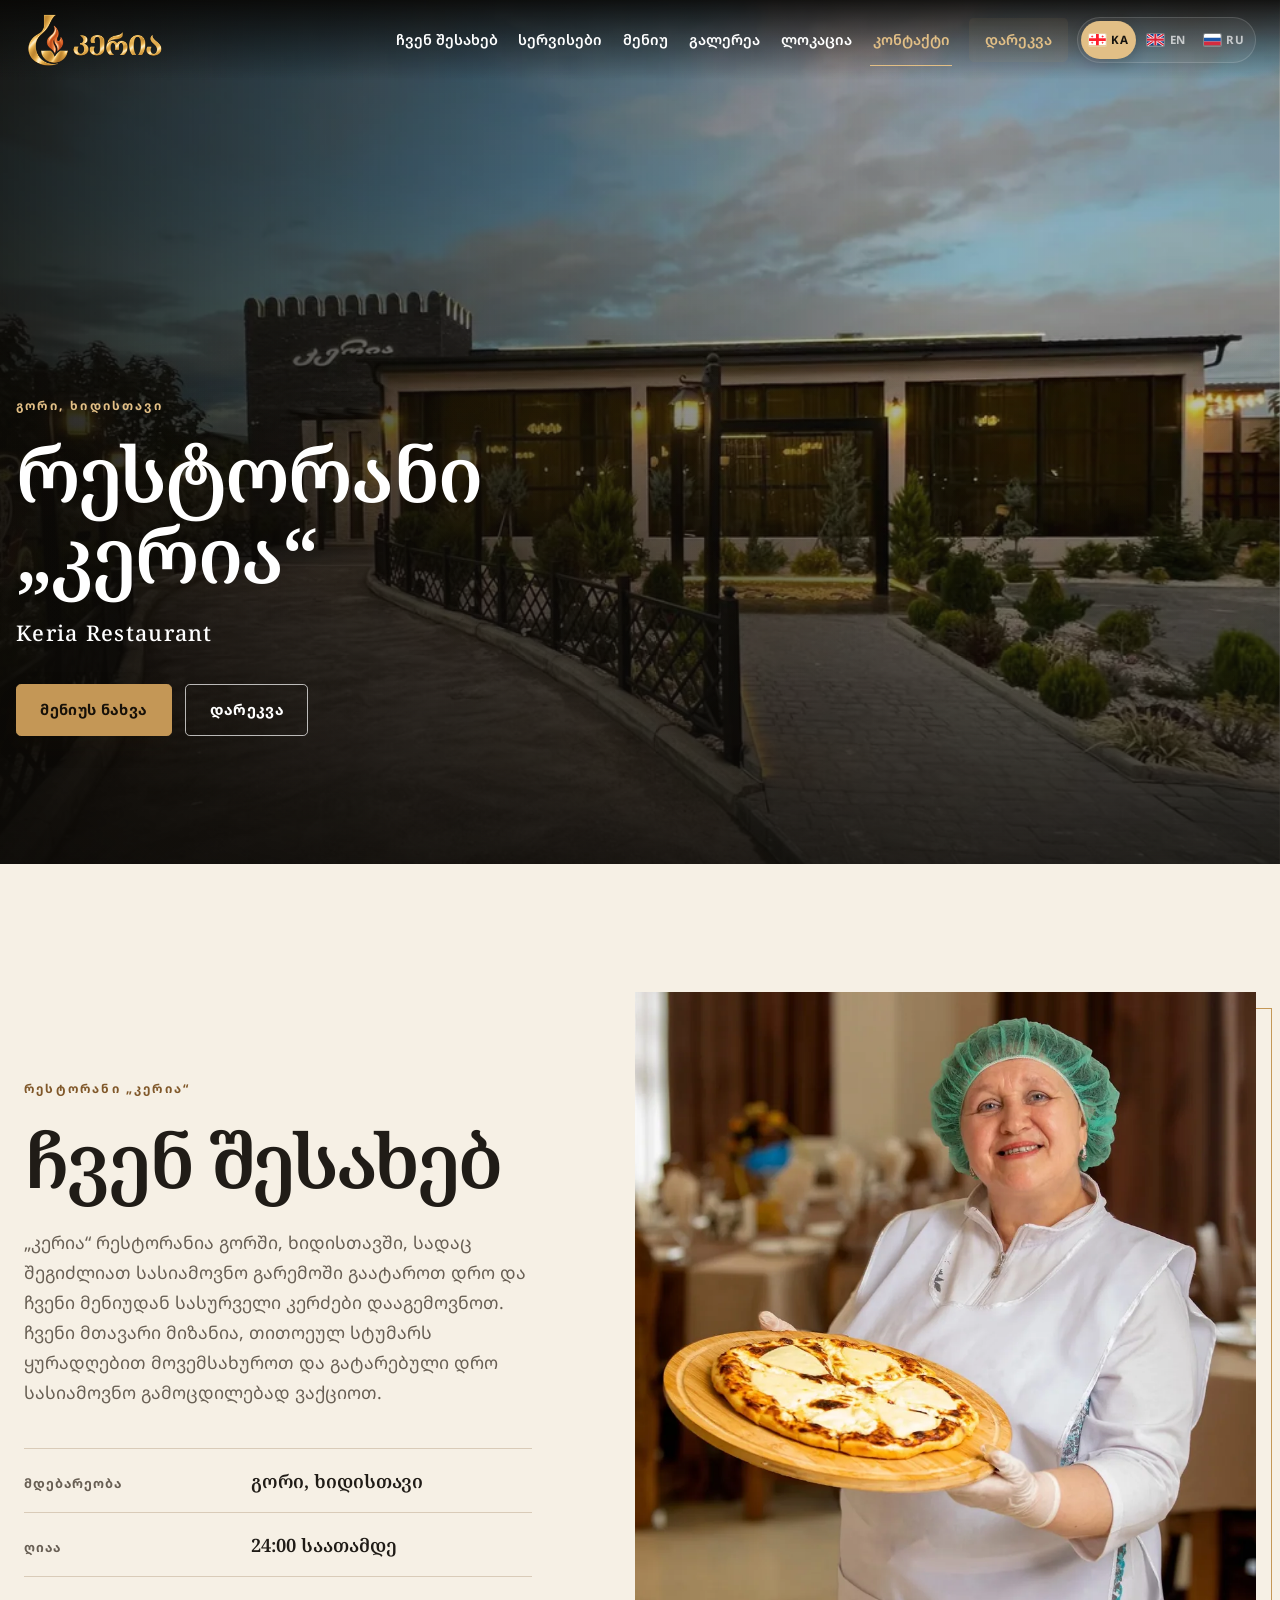
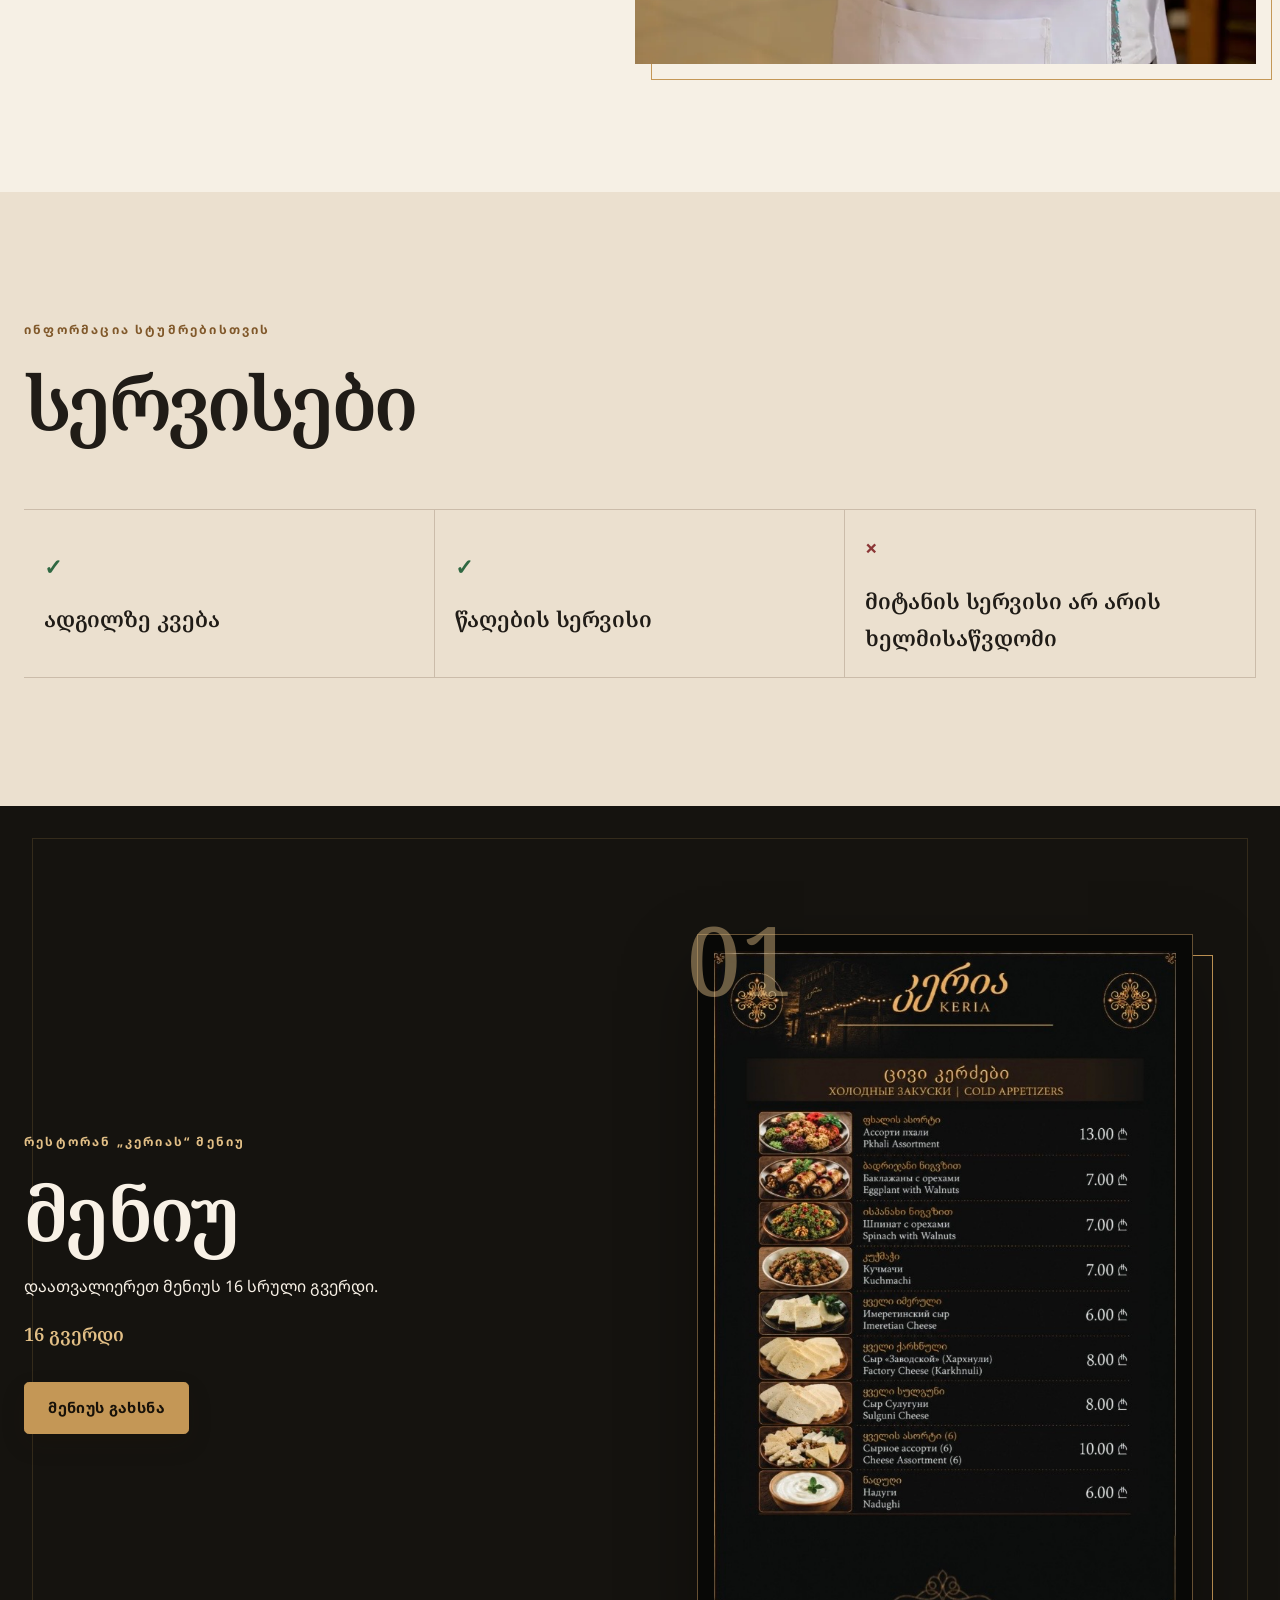
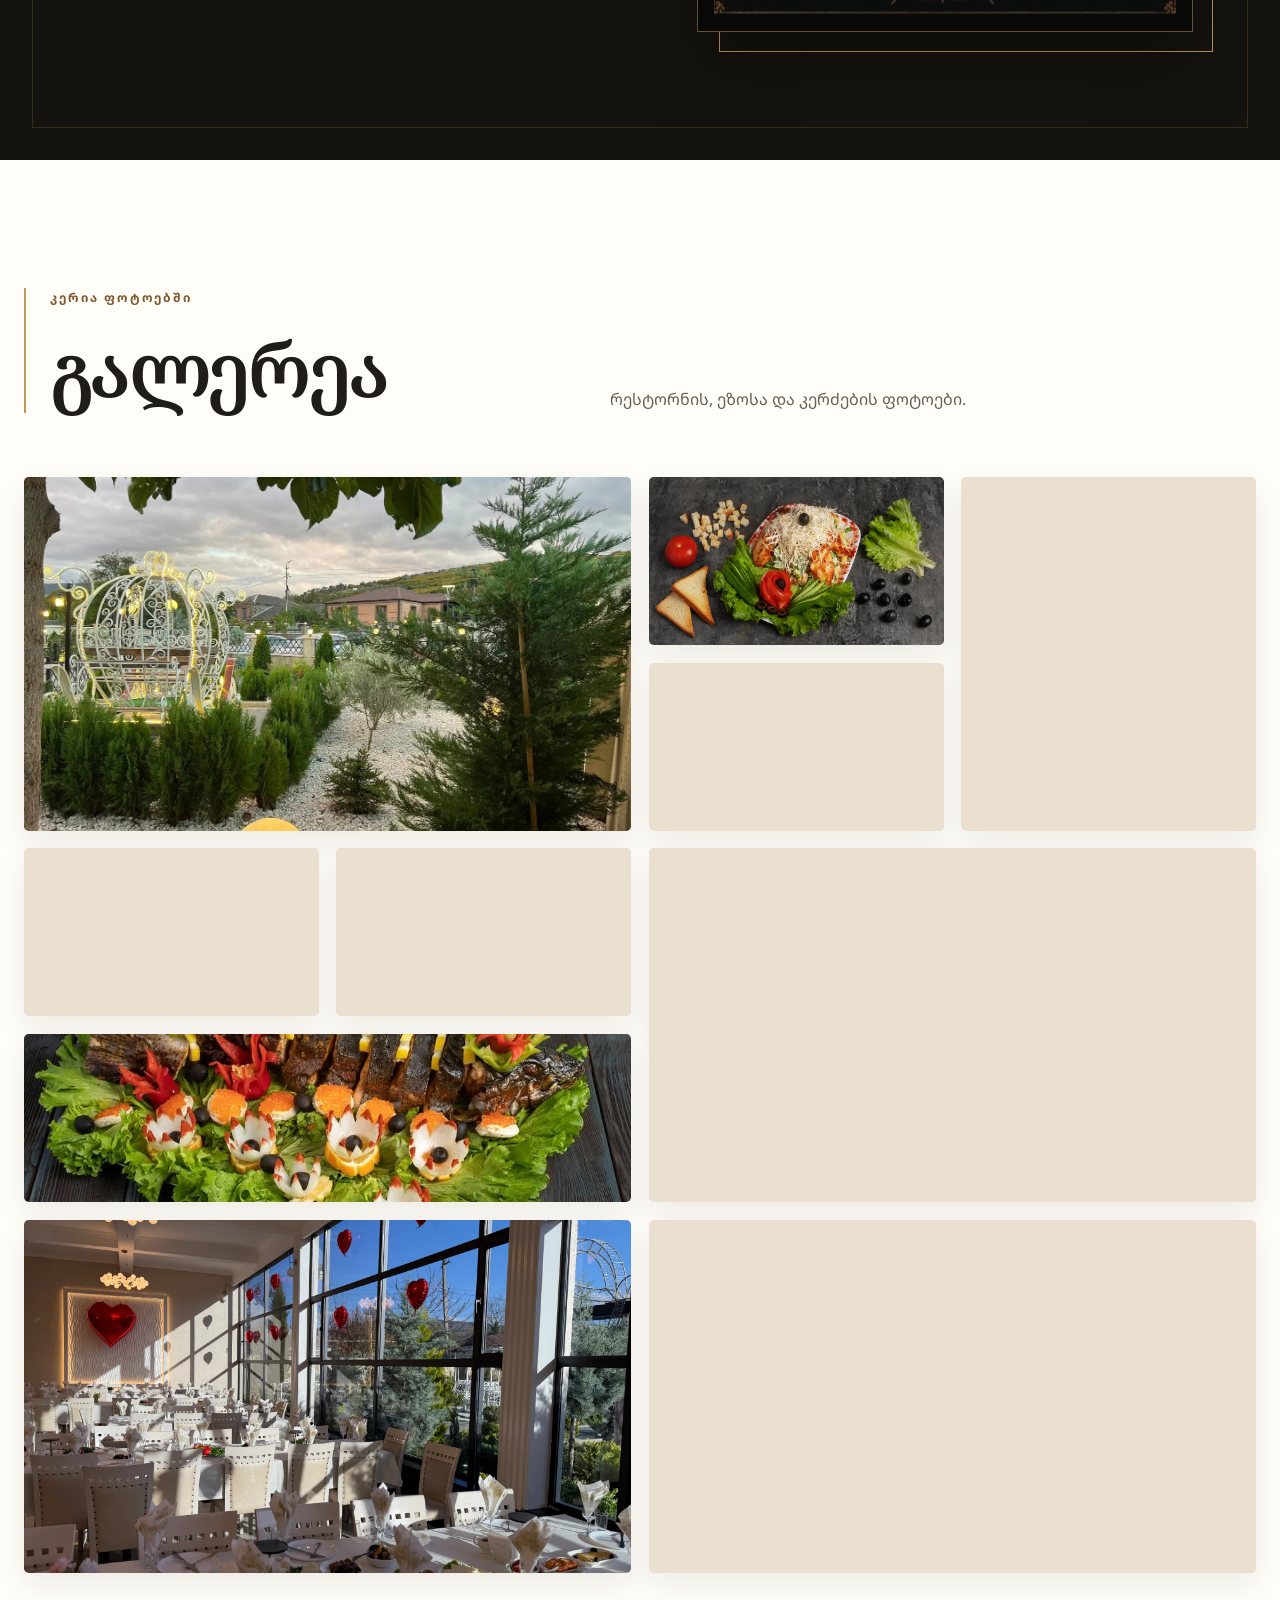
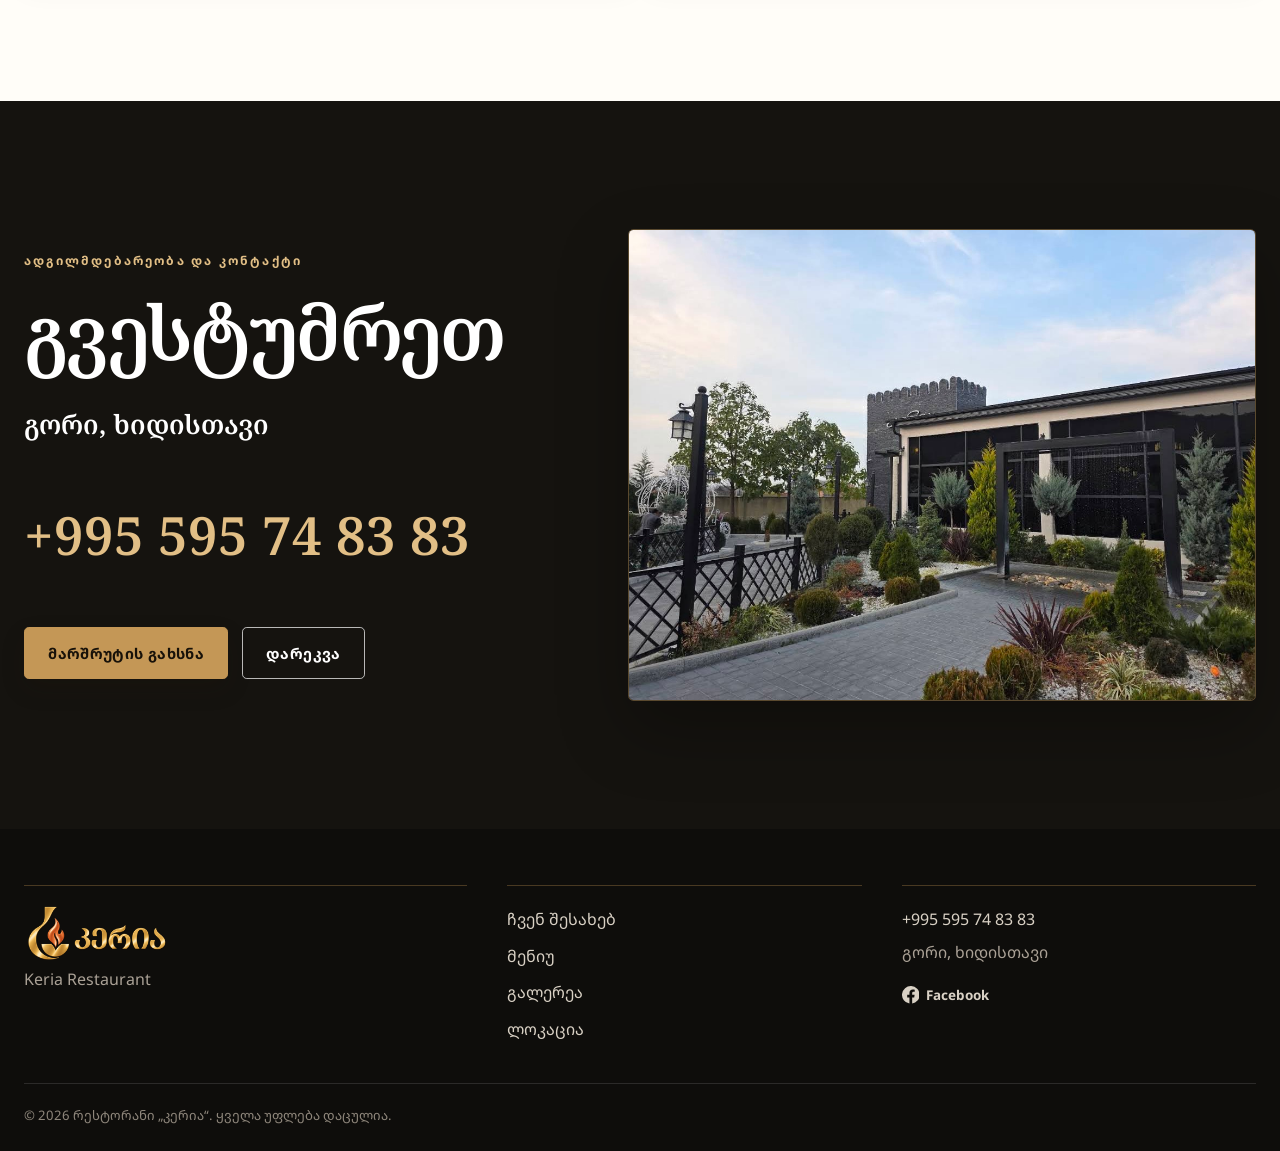
<file: index.html>
<!doctype html>
<html lang="ka">
<head>
  <meta charset="utf-8">
  <meta name="viewport" content="width=device-width, initial-scale=1">
  <title>რესტორანი „კერია“ გორში | ხიდისთავი</title>
  <meta name="description" content="რესტორანი „კერია“ გორში, ხიდისთავში — დაათვალიერეთ სრული მენიუ და ფოტოები, გაეცანით სერვისებს, დაგვიკავშირდით ან გახსენით მარშრუტი.">
  <meta name="robots" content="index, follow">
  <meta name="theme-color" content="#15130f">
  <link rel="canonical" href="https://keriagori.ge/">
  <link rel="alternate" hreflang="ka" href="https://keriagori.ge/">
  <link rel="alternate" hreflang="en" href="https://keriagori.ge/en/">
  <link rel="alternate" hreflang="ru" href="https://keriagori.ge/ru/">
  <link rel="alternate" hreflang="x-default" href="https://keriagori.ge/">
  <link rel="icon" type="image/png" sizes="16x16" href="images/logo/favicon-16x16.png">
  <link rel="icon" type="image/png" sizes="32x32" href="images/logo/favicon-32x32.png">
  <link rel="icon" type="image/png" sizes="48x48" href="images/logo/favicon-48x48.png">
  <link rel="apple-touch-icon" sizes="180x180" href="images/logo/apple-touch-icon.png">
  <link rel="manifest" href="site.webmanifest">
  <meta property="og:type" content="website">
  <meta property="og:locale" content="ka_GE">
  <meta property="og:locale:alternate" content="en_GB">
  <meta property="og:locale:alternate" content="ru_RU">
  <meta property="og:site_name" content="რესტორანი კერია">
  <meta property="og:title" content="რესტორანი „კერია“ გორში | ხიდისთავი">
  <meta property="og:description" content="სრული მენიუ, ფოტოები, სერვისები, საკონტაქტო ინფორმაცია და მარშრუტი რესტორან „კერიამდე“.">
  <meta property="og:url" content="https://keriagori.ge/">
  <meta property="og:image" content="https://keriagori.ge/images/social/og-image-1200x630.jpg">
  <meta property="og:image:secure_url" content="https://keriagori.ge/images/social/og-image-1200x630.jpg">
  <meta property="og:image:type" content="image/jpeg">
  <meta property="og:image:width" content="1200">
  <meta property="og:image:height" content="630">
  <meta property="og:image:alt" content="რესტორან „კერიას“ ლოგო და შენობა საღამოს">
  <meta name="twitter:card" content="summary_large_image">
  <meta name="twitter:title" content="რესტორანი „კერია“ გორში | ხიდისთავი">
  <meta name="twitter:description" content="სრული მენიუ, ფოტოები, სერვისები, საკონტაქტო ინფორმაცია და მარშრუტი რესტორან „კერიამდე“.">
  <meta name="twitter:image" content="https://keriagori.ge/images/social/og-image-1200x630.jpg">
  <meta name="twitter:image:alt" content="რესტორან „კერიას“ ლოგო და შენობა საღამოს">
  <link rel="stylesheet" href="style/style.css">
  <script>document.documentElement.classList.add('js')</script>
  <script type="application/ld+json">
    {
      "@context": "https://schema.org",
      "@graph": [
        {
          "@type": "WebSite",
          "@id": "https://keriagori.ge/#website",
          "url": "https://keriagori.ge/",
          "name": "რესტორანი კერია",
          "alternateName": ["Keria Restaurant", "Ресторан Керия"],
          "inLanguage": ["ka", "en", "ru"]
        },
        {
          "@type": "Restaurant",
          "@id": "https://keriagori.ge/#restaurant",
          "name": "რესტორანი კერია",
          "alternateName": ["Keria Restaurant", "Ресторан Керия"],
          "description": "რესტორანი „კერია“ გორში, ხიდისთავში — მენიუ, ფოტოები, სერვისები და საკონტაქტო ინფორმაცია.",
          "url": "https://keriagori.ge/",
          "mainEntityOfPage": "https://keriagori.ge/",
          "logo": "https://keriagori.ge/images/logo/keria-logo.png",
          "image": [
            "https://keriagori.ge/images/keria-images/keria-restaurant-exterior-evening.jpeg",
            "https://keriagori.ge/images/keria-images/keria-restaurant-exterior-garden.jpeg",
            "https://keriagori.ge/images/keria-images/keria-dining-hall-heart-decor.jpeg"
          ],
          "menu": "https://keriagori.ge/menu",
          "servesCuisine": "ქართული სამზარეულო",
          "telephone": "+995595748383",
          "address": {
            "@type": "PostalAddress",
            "addressLocality": "Khidistavi",
            "addressRegion": "Gori",
            "addressCountry": "GE"
          },
          "hasMap": "https://www.google.com/maps/search/?api=1&query=X47G%2BG7%20Khidistavi%2C%20Georgia",
          "sameAs": ["https://m.facebook.com/100066701161686/"]
        }
      ]
    }
  </script>
  <script src="js/script.js" defer></script>
</head>
<body>
  <a class="skip-link" href="#main">მთავარ შინაარსზე გადასვლა</a>

  <header class="site-header" data-header>
    <div class="container header-inner">
      <a class="brand" href="#top" aria-label="კერია — მთავარი">
        <picture><source srcset="images/logo/keria-logo-256.webp 256w, images/logo/keria-logo-512.webp 512w" sizes="(min-width: 62rem) 8.75rem, 7.75rem" type="image/webp"><img src="images/logo/keria-logo.png" width="2048" height="768" alt="კერია"></picture>
      </a>
      <details class="mobile-language">
        <summary aria-label="ენის არჩევა">
          <svg class="language-flag" viewBox="0 0 24 16" aria-hidden="true" focusable="false"><rect width="24" height="16" fill="#fff"/><path d="M10 0h4v16h-4zM0 6h24v4H0zM4 2h1v3H4zM3 3h3v1H3zM19 2h1v3h-1zM18 3h3v1h-3zM4 11h1v3H4zM3 12h3v1H3zM19 11h1v3h-1zM18 12h3v1h-3z" fill="#ff1f2d"/></svg>
          <span aria-hidden="true">KA</span>
        </summary>
        <div class="mobile-language-menu" role="group" aria-label="ენის არჩევა">
          <a href="/" lang="ka" hreflang="ka" aria-current="page"><svg class="language-flag" viewBox="0 0 24 16" aria-hidden="true"><rect width="24" height="16" fill="#fff"/><path d="M10 0h4v16h-4zM0 6h24v4H0zM4 2h1v3H4zM3 3h3v1H3zM19 2h1v3h-1zM18 3h3v1h-3zM4 11h1v3H4zM3 12h3v1H3zM19 11h1v3h-1zM18 12h3v1h-3z" fill="#ff1f2d"/></svg><span>ქართული</span></a>
          <a href="/en/" lang="en" hreflang="en"><svg class="language-flag" viewBox="0 0 24 16" aria-hidden="true"><rect width="24" height="16" fill="#173f8a"/><path d="M0 0l24 16M24 0L0 16" stroke="#fff" stroke-width="4"/><path d="M0 0l24 16M24 0L0 16" stroke="#d51f35" stroke-width="2"/><path d="M12 0v16M0 8h24" stroke="#fff" stroke-width="5"/><path d="M12 0v16M0 8h24" stroke="#d51f35" stroke-width="3"/></svg><span>English</span></a>
          <a href="/ru/" lang="ru" hreflang="ru"><svg class="language-flag" viewBox="0 0 24 16" aria-hidden="true"><rect width="24" height="16" fill="#fff"/><path d="M0 5.33h24v5.34H0z" fill="#1c57a7"/><path d="M0 10.67h24V16H0z" fill="#d52b3f"/></svg><span>Русский</span></a>
        </div>
      </details>
      <button class="nav-toggle" type="button" aria-expanded="false" aria-controls="primary-nav">
        <span class="sr-only">მენიუს გახსნა</span>
        <i aria-hidden="true"></i><i aria-hidden="true"></i><i aria-hidden="true"></i>
      </button>
      <nav class="primary-nav" id="primary-nav" aria-label="მთავარი ნავიგაცია">
        <a href="#about">ჩვენ შესახებ</a>
        <a href="#services">სერვისები</a>
        <a href="#menu">მენიუ</a>
        <a href="#gallery">გალერეა</a>
        <a href="#location">ლოკაცია</a>
        <a href="#contact">კონტაქტი</a>
        <a class="nav-call" href="tel:+995595748383">დარეკვა</a>
        <div class="language-switcher" role="group" aria-label="ენის არჩევა">
          <a class="language-option" href="/" lang="ka" hreflang="ka" aria-current="page" aria-label="ქართული">
            <svg class="language-flag" viewBox="0 0 24 16" aria-hidden="true" focusable="false">
              <rect width="24" height="16" fill="#fff"/>
              <path d="M10 0h4v16h-4zM0 6h24v4H0zM4 2h1v3H4zM3 3h3v1H3zM19 2h1v3h-1zM18 3h3v1h-3zM4 11h1v3H4zM3 12h3v1H3zM19 11h1v3h-1zM18 12h3v1h-3z" fill="#ff1f2d"/>
            </svg>
            <span aria-hidden="true">KA</span>
          </a>
          <a class="language-option" href="/en/" lang="en" hreflang="en" aria-label="English">
            <svg class="language-flag" viewBox="0 0 24 16" aria-hidden="true" focusable="false">
              <rect width="24" height="16" fill="#173f8a"/>
              <path d="M0 0l24 16M24 0L0 16" stroke="#fff" stroke-width="4"/>
              <path d="M0 0l24 16M24 0L0 16" stroke="#d51f35" stroke-width="2"/>
              <path d="M12 0v16M0 8h24" stroke="#fff" stroke-width="5"/>
              <path d="M12 0v16M0 8h24" stroke="#d51f35" stroke-width="3"/>
            </svg>
            <span aria-hidden="true">EN</span>
          </a>
          <a class="language-option" href="/ru/" lang="ru" hreflang="ru" aria-label="Русский">
            <svg class="language-flag" viewBox="0 0 24 16" aria-hidden="true" focusable="false">
              <rect width="24" height="16" fill="#fff"/>
              <path d="M0 5.33h24v5.34H0z" fill="#1c57a7"/>
              <path d="M0 10.67h24V16H0z" fill="#d52b3f"/>
            </svg>
            <span aria-hidden="true">RU</span>
          </a>
        </div>
      </nav>
    </div>
  </header>

  <main id="main">
    <section class="hero" id="top" aria-labelledby="hero-title">
      <picture class="hero-picture">
        <source srcset="images/keria-images/keria-restaurant-exterior-evening-640.webp 640w, images/keria-images/keria-restaurant-exterior-evening-768.webp 768w, images/keria-images/keria-restaurant-exterior-evening-1280.webp 1280w, images/keria-images/keria-restaurant-exterior-evening-2048.webp 2048w" sizes="100vw" type="image/webp">
        <img class="hero-image" src="images/keria-images/keria-restaurant-exterior-evening.jpeg" width="2048" height="1072" alt="რესტორან „კერიას“ შენობა და ეზო საღამოს" fetchpriority="high">
      </picture>
      <div class="hero-overlay" aria-hidden="true"></div>
      <div class="container hero-content" data-reveal>
        <p class="label">გორი, ხიდისთავი</p>
        <h1 id="hero-title">რესტორანი „კერია“</h1>
        <p class="hero-subtitle">Keria Restaurant</p>
        <div class="actions">
          <a class="button primary" href="#menu">მენიუს ნახვა</a>
          <a class="button light" href="tel:+995595748383">დარეკვა</a>
        </div>
      </div>
    </section>

    <section class="section about" id="about" aria-labelledby="about-title">
      <div class="container two-column" data-reveal>
        <div>
          <p class="label label-dark">რესტორანი „კერია“</p>
          <h2 id="about-title">ჩვენ შესახებ</h2>
          <p class="about-description">
            „კერია“ რესტორანია გორში, ხიდისთავში, სადაც შეგიძლიათ სასიამოვნო გარემოში გაატაროთ დრო და ჩვენი მენიუდან სასურველი კერძები დააგემოვნოთ. ჩვენი მთავარი მიზანია, თითოეულ სტუმარს ყურადღებით მოვემსახუროთ და გატარებული დრო სასიამოვნო გამოცდილებად ვაქციოთ.
          </p>
          <dl class="facts">
            <div><dt>მდებარეობა</dt><dd>გორი, ხიდისთავი</dd></div>
            <div><dt>ღიაა</dt><dd><time datetime="00:00">24:00 საათამდე</time></dd></div>
          </dl>
        </div>
        <figure class="framed-image portrait">
          <picture><source srcset="images/keria-images/keria-chef-with-khachapuri-480.webp 480w, images/keria-images/keria-chef-with-khachapuri-960.webp 960w" sizes="(min-width: 48rem) 45vw, calc(100vw - 2rem)" type="image/webp"><img src="images/keria-images/keria-chef-with-khachapuri.jpeg" width="1511" height="2048" loading="lazy" decoding="async" alt="რესტორან „კერიას“ მზარეული კერძით"></picture>
        </figure>
      </div>
    </section>

    <section class="section services" id="services" aria-labelledby="services-title">
      <div class="container" data-reveal>
        <p class="label label-dark">ინფორმაცია სტუმრებისთვის</p>
        <h2 id="services-title">სერვისები</h2>
        <ul class="service-list">
          <li><b aria-hidden="true">✓</b><span>ადგილზე კვება</span></li>
          <li><b aria-hidden="true">✓</b><span>წაღების სერვისი</span></li>
          <li class="unavailable"><b aria-hidden="true">×</b><span>მიტანის სერვისი არ არის ხელმისაწვდომი</span></li>
        </ul>
      </div>
    </section>

    <section class="section menu-section" id="menu" aria-labelledby="menu-title">
      <div class="container two-column" data-reveal>
        <div class="menu-copy">
          <p class="label">რესტორან „კერიას“ მენიუ</p>
          <h2 id="menu-title">მენიუ</h2>
          <p>დაათვალიერეთ მენიუს 16 სრული გვერდი.</p>
          <p class="page-count">16 გვერდი</p>
          <div class="actions">
            <button class="button primary" type="button" data-menu-open>მენიუს გახსნა</button>
          </div>
          <noscript><p><a class="text-link" href="menu">ყველა მენიუს გვერდის ნახვა</a></p></noscript>
        </div>
        <figure class="menu-preview">
          <span aria-hidden="true">01</span>
          <img src="images/menu/menu-01-civi-kerdzebi.jpeg" width="628" height="903" loading="lazy" decoding="async" alt="რესტორან „კერიას“ მენიუ — ცივი კერძები">
        </figure>
      </div>
    </section>

    <section class="section gallery" id="gallery" aria-labelledby="gallery-title">
      <div class="container" data-reveal>
        <div class="section-heading">
          <div><p class="label label-dark">კერია ფოტოებში</p><h2 id="gallery-title">გალერეა</h2></div>
          <p>რესტორნის, ეზოსა და კერძების ფოტოები.</p>
        </div>
        <div class="gallery-grid">
          <figure class="gallery-feature"><picture><source srcset="images/keria-images/keria-garden-gazebo-768.webp 768w, images/keria-images/keria-garden-gazebo-1366.webp 1366w" sizes="(min-width: 75rem) 72rem, calc(100vw - 2rem)" type="image/webp"><img src="images/keria-images/keria-garden-gazebo.jpeg" width="2048" height="1536" loading="lazy" decoding="async" alt="რესტორან „კერიას“ ეზო"></picture></figure>
          <figure class="gallery-detail-a"><img src="images/keria-images/keria-chicken-salad-01.jpeg" width="1920" height="1280" loading="lazy" decoding="async" alt="კერძი რესტორან „კერიაში“"></figure>
          <figure class="gallery-detail-b"><img src="images/keria-images/keria-cheese-khachapuri-slice.jpeg" width="1920" height="1323" loading="lazy" decoding="async" alt="ხაჭაპური რესტორან „კერიაში“"></figure>
          <figure class="gallery-portrait"><img src="images/keria-images/keria-roasted-meat-platter.jpeg" width="1536" height="2048" loading="lazy" decoding="async" alt="კერძი რესტორან „კერიაში“"></figure>
          <figure class="gallery-detail-c"><img src="images/keria-images/keria-khinkali.jpeg" width="2048" height="1366" loading="lazy" decoding="async" alt="ხინკალი რესტორან „კერიაში“"></figure>
          <figure class="gallery-detail-d"><img src="images/keria-images/keria-red-caviar-platter.jpeg" width="2048" height="1365" loading="lazy" decoding="async" alt="წითელი ხიზილალის კერძი რესტორან „კერიაში“"></figure>
          <figure class="gallery-exterior"><img src="images/keria-images/keria-restaurant-exterior-sunset.jpeg" width="1170" height="861" loading="lazy" decoding="async" alt="რესტორან „კერიას“ შენობა"></figure>
          <figure class="gallery-detail-e"><img src="images/keria-images/keria-grilled-fish-platter-01.jpeg" width="960" height="649" loading="lazy" decoding="async" alt="შემწვარი თევზის კერძი რესტორან „კერიაში“"></figure>
          <figure class="gallery-interior"><picture><source srcset="images/keria-images/keria-dining-hall-heart-decor-optimized.webp" type="image/webp"><img src="images/keria-images/keria-dining-hall-heart-decor.jpeg" width="5712" height="4284" loading="lazy" decoding="async" alt="გულებით გაფორმებული დარბაზი და გაწყობილი სუფრები რესტორან „კერიაში“"></picture></figure>
          <figure class="gallery-table"><picture><source srcset="images/keria-images/keria-dining-hall-floral-table-setting-optimized.webp" type="image/webp"><img src="images/keria-images/keria-dining-hall-floral-table-setting.jpeg" width="5712" height="4284" loading="lazy" decoding="async" alt="ყვავილებით გაფორმებული საბანკეტო სუფრა რესტორან „კერიაში“"></picture></figure>
        </div>
      </div>
    </section>

    <section class="section visit" id="location" aria-labelledby="visit-title">
      <div class="container visit-layout" data-reveal>
        <div class="visit-copy" id="contact">
          <p class="label">ადგილმდებარეობა და კონტაქტი</p>
          <h2 id="visit-title">გვესტუმრეთ</h2>
          <address>
            <p class="location-name">გორი, ხიდისთავი</p>
            <a class="phone phone-light" href="tel:+995595748383">+995 595 74 83 83</a>
          </address>
          <div class="actions">
            <a class="button primary" href="https://www.google.com/maps/search/?api=1&amp;query=X47G%2BG7%20Khidistavi%2C%20Georgia" target="_blank" rel="noopener noreferrer">მარშრუტის გახსნა</a>
            <a class="button light" href="tel:+995595748383">დარეკვა</a>
          </div>
        </div>
        <figure class="visit-visual">
          <img src="images/keria-images/keria-restaurant-exterior-garden.jpeg" width="1170" height="864" loading="lazy" decoding="async" alt="რესტორან „კერიას“ ეზო და შენობა">
        </figure>
      </div>
    </section>
  </main>

  <footer class="site-footer">
    <div class="container footer-layout">
      <div><picture><source srcset="images/logo/keria-logo-256.webp 256w, images/logo/keria-logo-512.webp 512w" sizes="9rem" type="image/webp"><img src="images/logo/keria-logo.png" width="2048" height="768" alt="კერია"></picture><p>Keria Restaurant</p></div>
      <nav aria-label="ქვედა ნავიგაცია"><a href="#about">ჩვენ შესახებ</a><a href="#menu">მენიუ</a><a href="#gallery">გალერეა</a><a href="#location">ლოკაცია</a></nav>
      <address>
        <a href="tel:+995595748383">+995 595 74 83 83</a>
        <p>გორი, ხიდისთავი</p>
        <a class="social-link" href="https://m.facebook.com/100066701161686/" target="_blank" rel="noopener noreferrer">
          <svg class="facebook-mark" viewBox="0 0 16 16" aria-hidden="true">
            <path fill="currentColor" d="M16 8.05A8 8 0 1 0 6.75 16v-5.63H4.72V8.05h2.03V6.29c0-2.01 1.2-3.12 3.02-3.12.88 0 1.79.16 1.79.16V5.3h-1.01c-1 0-1.3.62-1.3 1.25v1.5h2.22l-.36 2.32H9.25V16A8 8 0 0 0 16 8.05Z"/>
          </svg>
          <span>Facebook</span>
        </a>
      </address>
    </div>
    <div class="container copyright">© <span data-year>2026</span> რესტორანი „კერია“. ყველა უფლება დაცულია.</div>
  </footer>

  <dialog class="menu-dialog" data-menu-dialog aria-labelledby="dialog-title" aria-describedby="dialog-status">
    <div class="dialog-shell">
      <header class="dialog-header">
        <div><p class="label">რესტორანი „კერია“</p><h2 id="dialog-title">მენიუ</h2></div>
        <button class="dialog-close" type="button" data-menu-close aria-label="მენიუს დახურვა">
          <span aria-hidden="true"></span>
        </button>
      </header>
      <div class="dialog-stage">
        <div class="active-page"><img src="images/menu/menu-01-civi-kerdzebi.jpeg" width="628" height="903" alt="რესტორან „კერიას“ მენიუ — ცივი კერძები, გვერდი 1" data-menu-image></div>
      </div>
      <footer class="dialog-footer">
        <div class="dialog-navigation">
          <button class="dialog-arrow" type="button" data-previous aria-label="წინა გვერდი">
            <span aria-hidden="true">←</span>
            <span class="control-label">წინა</span>
          </button>
          <div class="dialog-status" id="dialog-status" data-status aria-live="polite" aria-atomic="true">1 / 16</div>
          <button class="dialog-arrow" type="button" data-next aria-label="შემდეგი გვერდი">
            <span class="control-label">შემდეგი</span>
            <span aria-hidden="true">→</span>
          </button>
        </div>
        <div class="page-controls" role="group" aria-label="მენიუს გვერდები">
              <button type="button" data-page="0" aria-label="მენიუს გვერდი 1">1</button>
              <button type="button" data-page="1" aria-label="მენიუს გვერდი 2">2</button>
              <button type="button" data-page="2" aria-label="მენიუს გვერდი 3">3</button>
              <button type="button" data-page="3" aria-label="მენიუს გვერდი 4">4</button>
              <button type="button" data-page="4" aria-label="მენიუს გვერდი 5">5</button>
              <button type="button" data-page="5" aria-label="მენიუს გვერდი 6">6</button>
              <button type="button" data-page="6" aria-label="მენიუს გვერდი 7">7</button>
              <button type="button" data-page="7" aria-label="მენიუს გვერდი 8">8</button>
              <button type="button" data-page="8" aria-label="მენიუს გვერდი 9">9</button>
              <button type="button" data-page="9" aria-label="მენიუს გვერდი 10">10</button>
              <button type="button" data-page="10" aria-label="მენიუს გვერდი 11">11</button>
              <button type="button" data-page="11" aria-label="მენიუს გვერდი 12">12</button>
              <button type="button" data-page="12" aria-label="მენიუს გვერდი 13">13</button>
              <button type="button" data-page="13" aria-label="მენიუს გვერდი 14">14</button>
              <button type="button" data-page="14" aria-label="მენიუს გვერდი 15">15</button>
              <button type="button" data-page="15" aria-label="მენიუს გვერდი 16">16</button>
        </div>
        <label class="page-select-label">
          <span>გვერდის არჩევა</span>
          <select data-page-select aria-label="მენიუს გვერდის არჩევა">
            <option value="0">გვერდი 1</option>
            <option value="1">გვერდი 2</option>
            <option value="2">გვერდი 3</option>
            <option value="3">გვერდი 4</option>
            <option value="4">გვერდი 5</option>
            <option value="5">გვერდი 6</option>
            <option value="6">გვერდი 7</option>
            <option value="7">გვერდი 8</option>
            <option value="8">გვერდი 9</option>
            <option value="9">გვერდი 10</option>
            <option value="10">გვერდი 11</option>
            <option value="11">გვერდი 12</option>
            <option value="12">გვერდი 13</option>
            <option value="13">გვერდი 14</option>
            <option value="14">გვერდი 15</option>
            <option value="15">გვერდი 16</option>
          </select>
        </label>
      </footer>
    </div>
  </dialog>
</body>
</html>
</file>
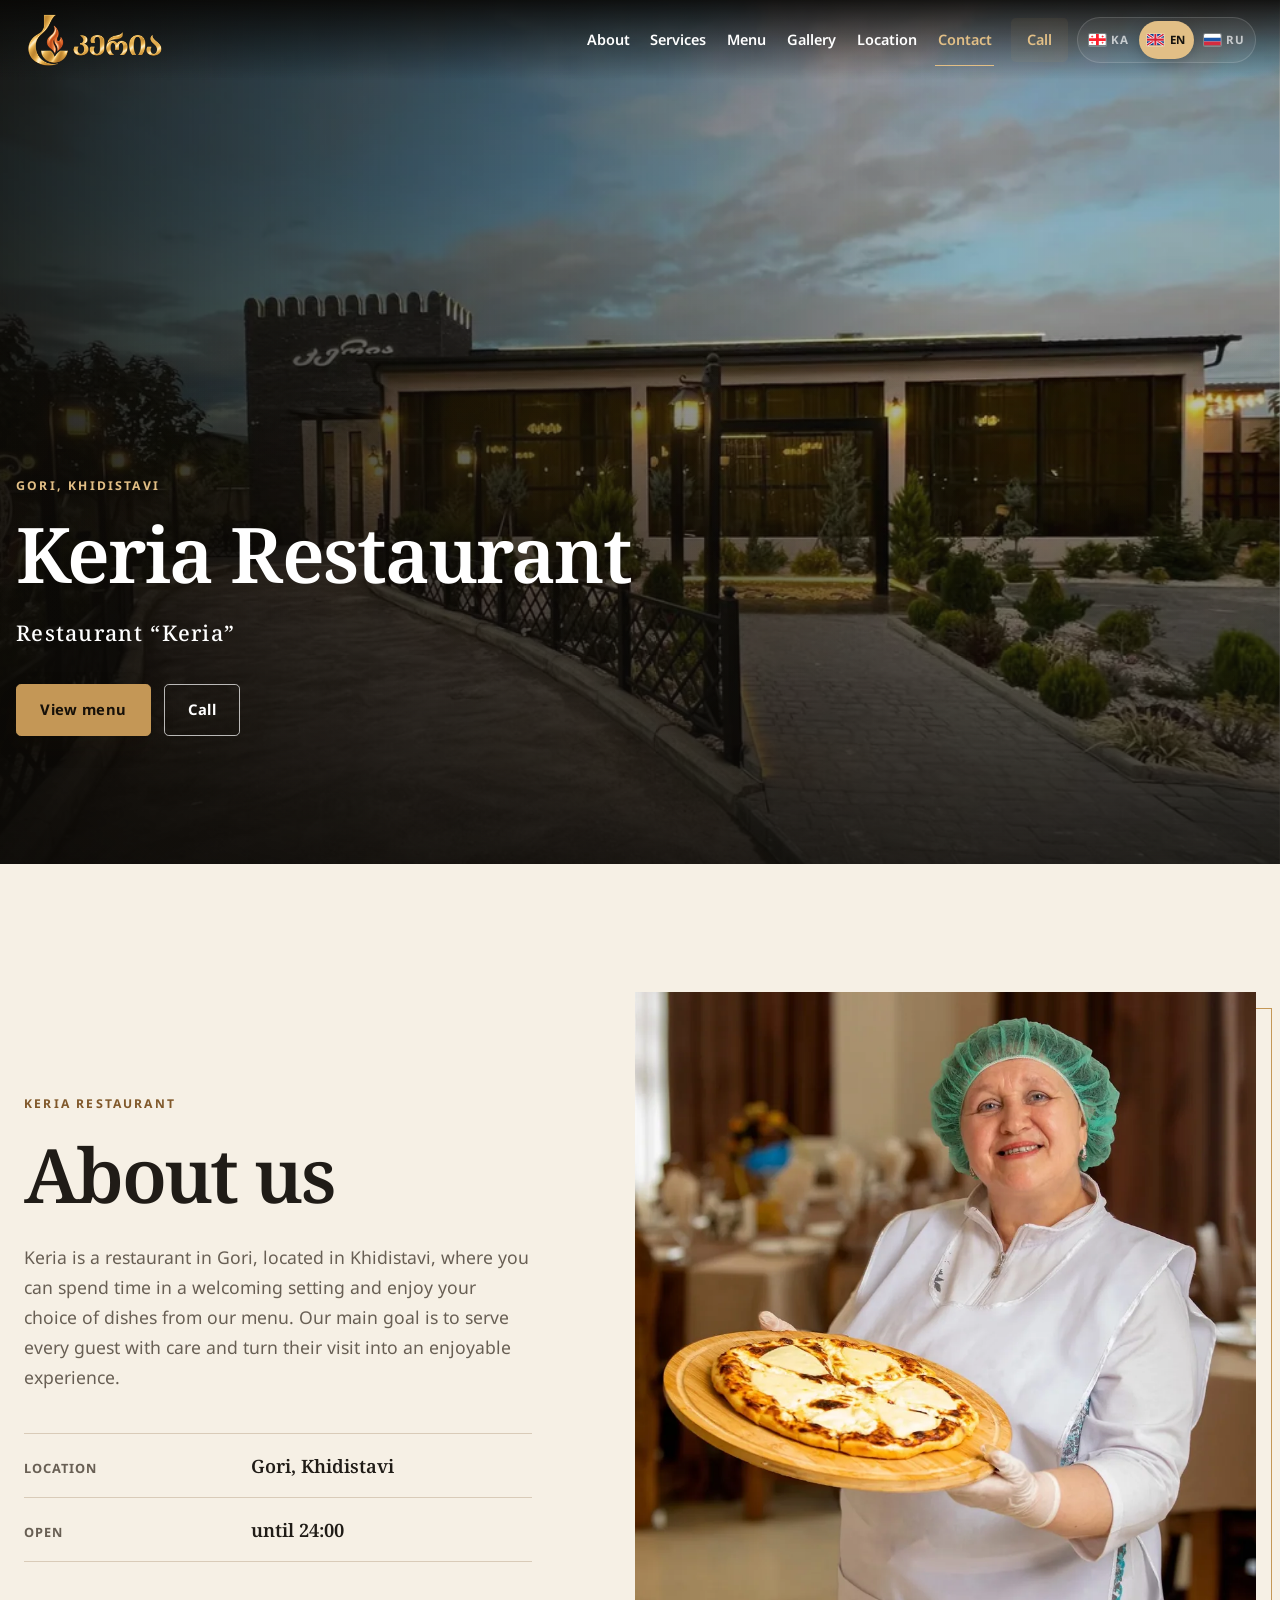
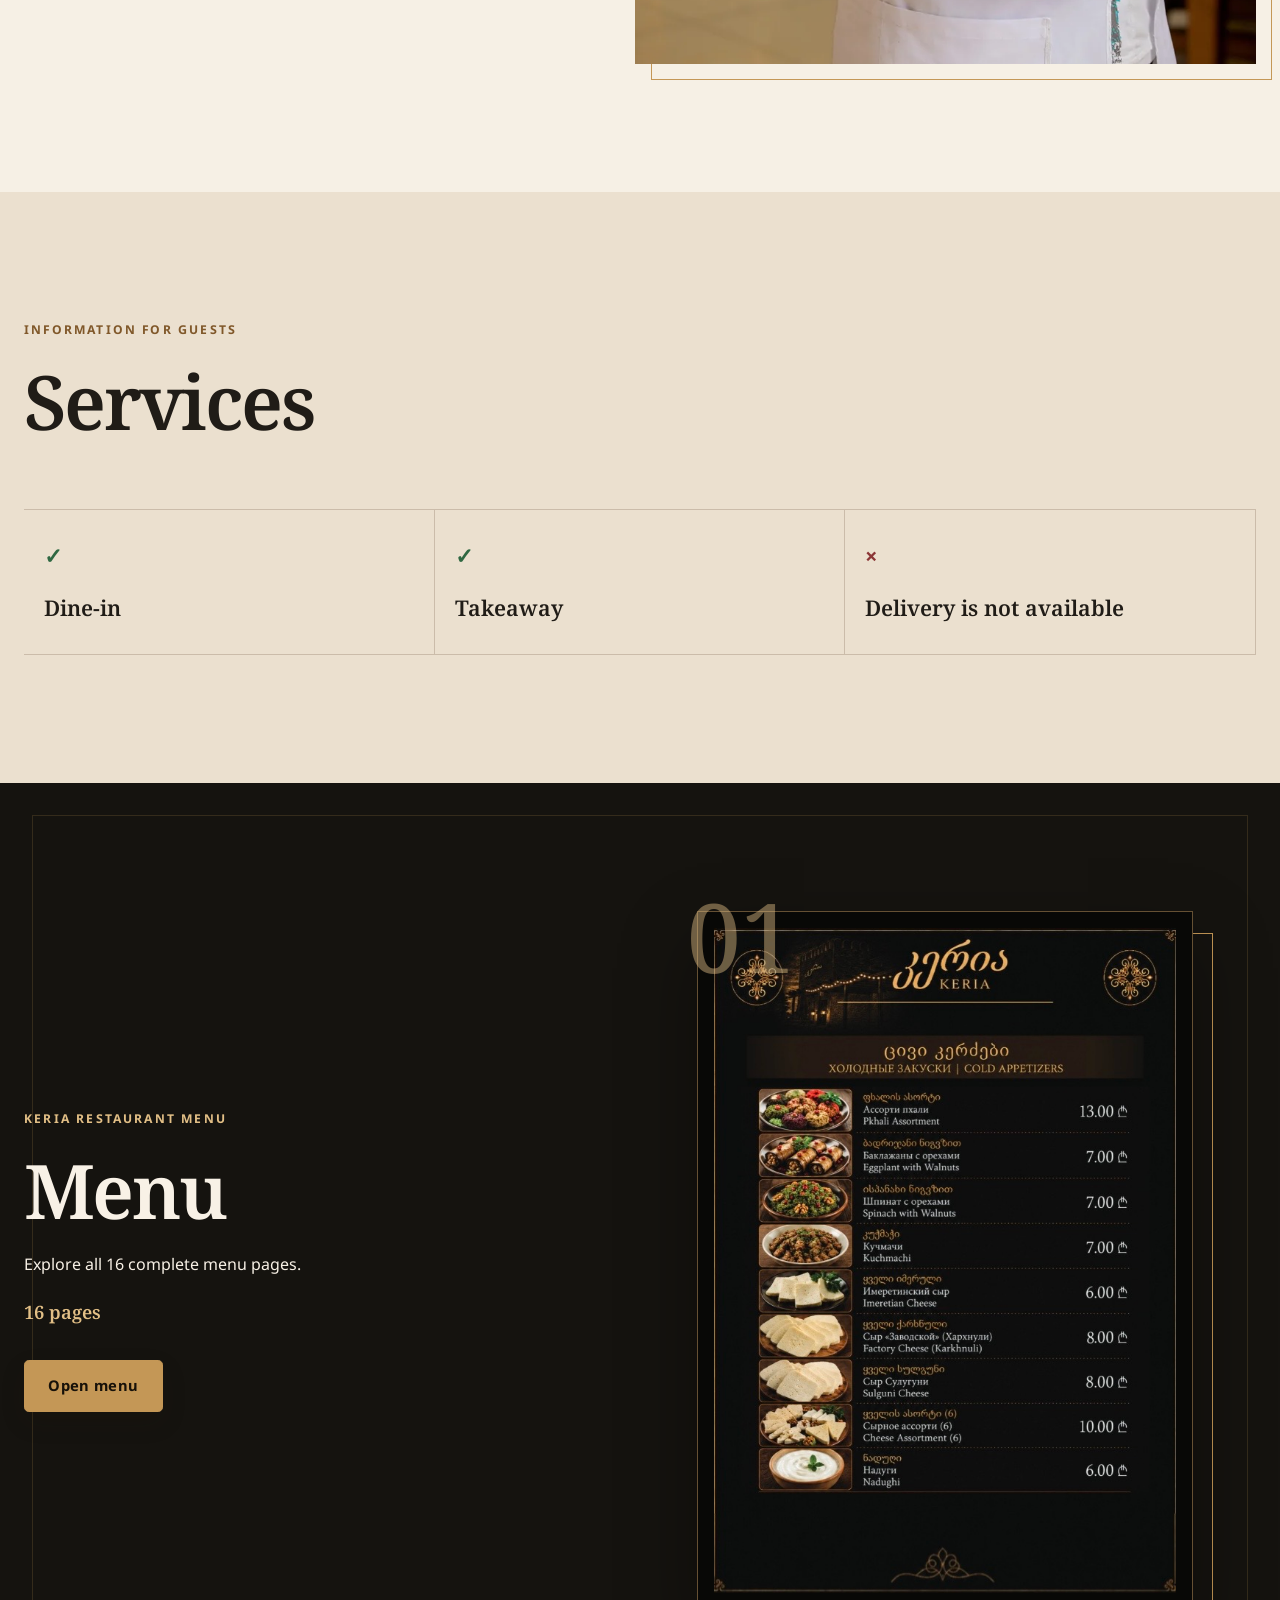
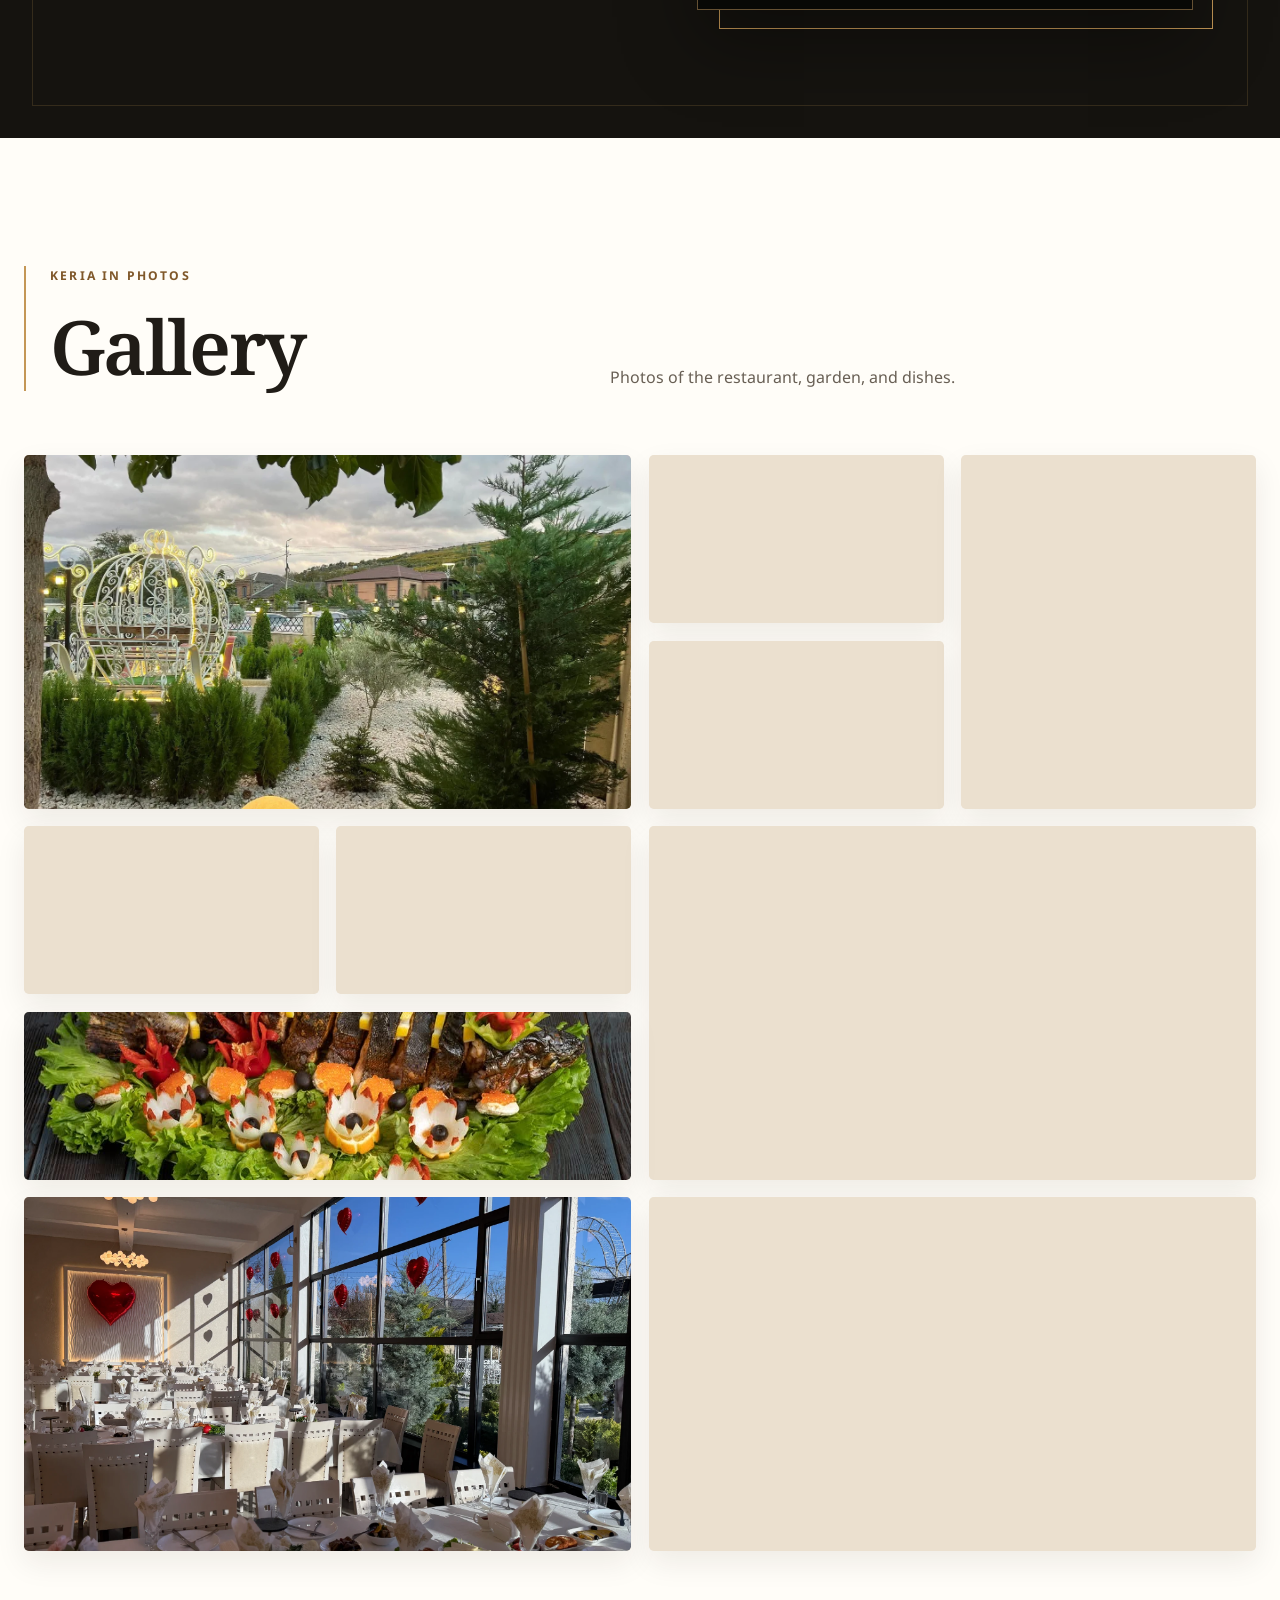
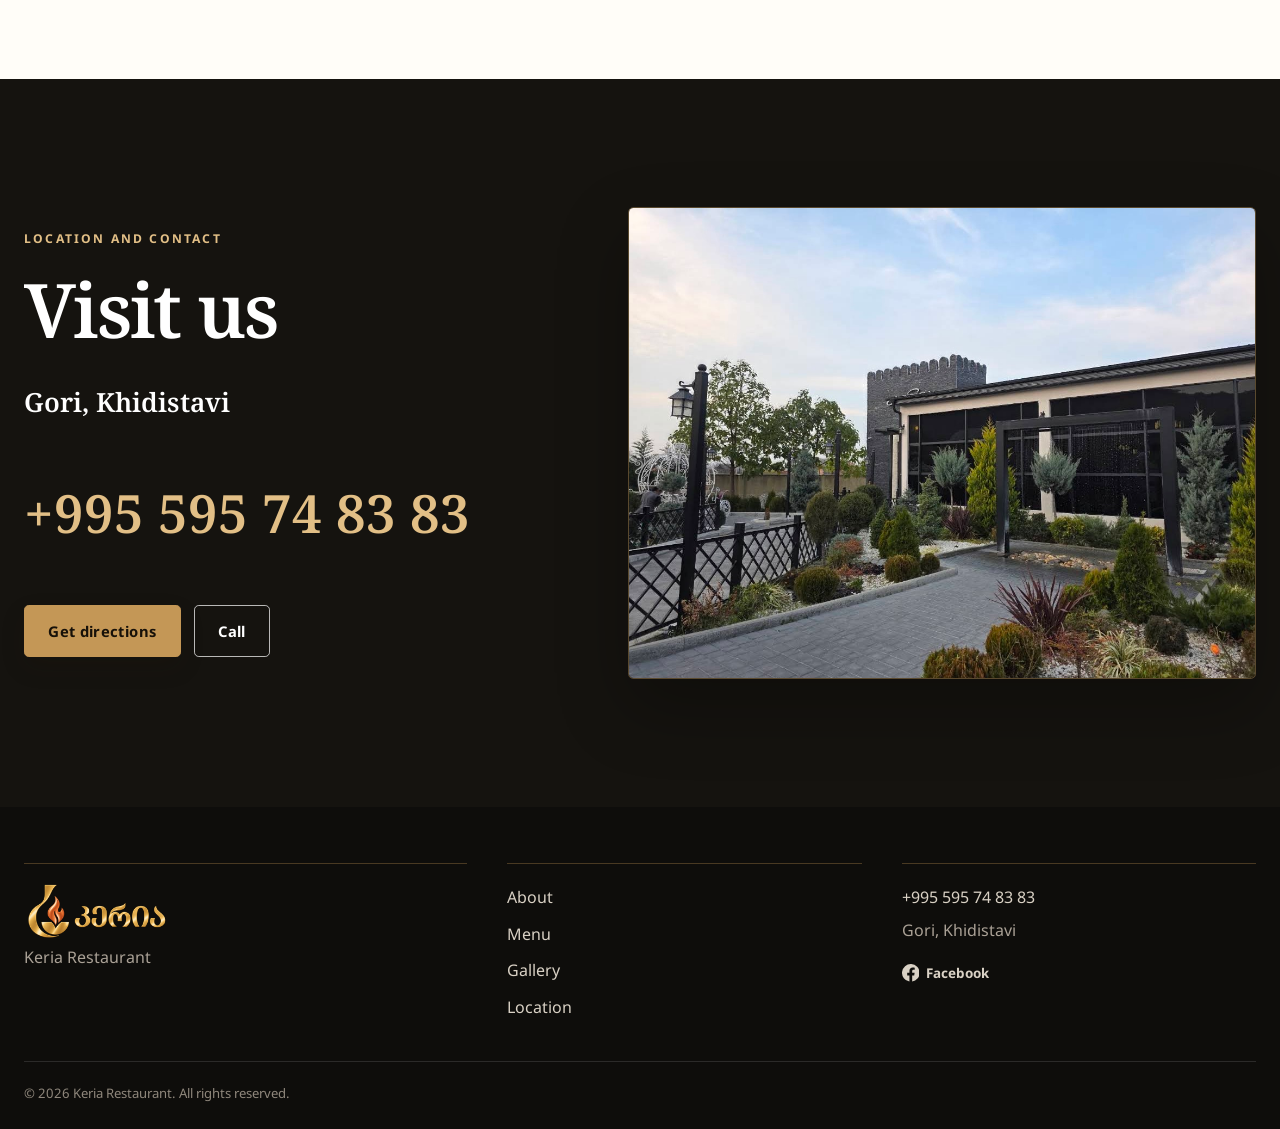
<file: en/index.html>
<!doctype html>
<html lang="en">
  <head>
    <meta charset="utf-8">
    <meta name="viewport" content="width=device-width, initial-scale=1">
    <title>Keria Restaurant in Gori, Georgia | Menu &amp; Location</title>
    <meta
      name="description"
      content="Discover Keria Restaurant in Gori, Georgia: browse the full menu and gallery, check available services, call us, or get directions to Khidistavi.">
    <meta name="robots" content="index, follow">
    <meta name="theme-color" content="#15130f">
    <link rel="canonical" href="https://keriagori.ge/en/">
    <link rel="alternate" hreflang="ka" href="https://keriagori.ge/">
    <link rel="alternate" hreflang="en" href="https://keriagori.ge/en/">
    <link rel="alternate" hreflang="ru" href="https://keriagori.ge/ru/">
    <link rel="alternate" hreflang="x-default" href="https://keriagori.ge/">
    <link
      rel="icon"
      type="image/png"
      sizes="16x16"
      href="../images/logo/favicon-16x16.png">
    <link
      rel="icon"
      type="image/png"
      sizes="32x32"
      href="../images/logo/favicon-32x32.png">
    <link
      rel="icon"
      type="image/png"
      sizes="48x48"
      href="../images/logo/favicon-48x48.png">
    <link
      rel="apple-touch-icon"
      sizes="180x180"
      href="../images/logo/apple-touch-icon.png">
    <meta property="og:type" content="website">
    <meta property="og:locale" content="en_GB">
    <meta property="og:locale:alternate" content="ka_GE">
    <meta property="og:locale:alternate" content="ru_RU">
    <meta property="og:site_name" content="Keria Restaurant">
    <meta
      property="og:title"
      content="Keria Restaurant in Gori, Georgia | Menu &amp; Location">
    <meta
      property="og:description"
      content="Full menu, gallery, services, contact details, and directions to Keria Restaurant in Gori.">
    <meta property="og:url" content="https://keriagori.ge/en/">
    <meta
      property="og:image"
      content="https://keriagori.ge/images/social/og-image-1200x630.jpg">
    <meta
      property="og:image:secure_url"
      content="https://keriagori.ge/images/social/og-image-1200x630.jpg">
    <meta property="og:image:type" content="image/jpeg">
    <meta property="og:image:width" content="1200">
    <meta property="og:image:height" content="630">
    <meta
      property="og:image:alt"
      content="Keria Restaurant logo and exterior at dusk">
    <meta name="twitter:card" content="summary_large_image">
    <meta
      name="twitter:title"
      content="Keria Restaurant in Gori, Georgia | Menu &amp; Location">
    <meta
      name="twitter:description"
      content="Full menu, gallery, services, contact details, and directions to Keria Restaurant in Gori.">
    <meta
      name="twitter:image"
      content="https://keriagori.ge/images/social/og-image-1200x630.jpg">
    <meta
      name="twitter:image:alt"
      content="Keria Restaurant logo and exterior at dusk">
    <link rel="stylesheet" href="../style/style.css">
    <script>document.documentElement.classList.add('js')</script>
    <script type="application/ld+json">
      {
        "@context": "https://schema.org",
        "@type": "Restaurant",
        "@id": "https://keriagori.ge/#restaurant",
        "name": "Keria Restaurant",
        "alternateName": ["რესტორანი კერია", "Ресторан Керия"],
        "description": "Keria Restaurant in Gori, Georgia, with a full menu, gallery, available services, and contact information.",
        "url": "https://keriagori.ge/en/",
        "mainEntityOfPage": "https://keriagori.ge/en/",
        "logo": "https://keriagori.ge/images/logo/keria-logo.png",
        "image": [
          "https://keriagori.ge/images/keria-images/keria-restaurant-exterior-evening.jpeg",
          "https://keriagori.ge/images/keria-images/keria-restaurant-exterior-garden.jpeg",
          "https://keriagori.ge/images/keria-images/keria-dining-hall-heart-decor.jpeg"
        ],
        "menu": "https://keriagori.ge/en/menu",
        "servesCuisine": "Georgian cuisine",
        "telephone": "+995595748383",
        "address": {
          "@type": "PostalAddress",
          "addressLocality": "Khidistavi",
          "addressRegion": "Gori",
          "addressCountry": "GE"
        },
        "hasMap": "https://www.google.com/maps/search/?api=1&query=X47G%2BG7%20Khidistavi%2C%20Georgia",
        "sameAs": ["https://m.facebook.com/100066701161686/"]
      }
    </script>
    <script src="../js/script.js" defer></script>
  </head>
  <body data-asset-root="../">
    <a class="skip-link" href="#main">Skip to main content</a>

    <header class="site-header" data-header>
      <div class="container header-inner">
        <a class="brand" href="#top" aria-label="Keria — home">
          <picture>
            <source
              srcset="../images/logo/keria-logo-256.webp 256w, ../images/logo/keria-logo-512.webp 512w"
              sizes="(min-width: 62rem) 8.75rem, 7.75rem"
              type="image/webp">
            <img
              src="../images/logo/keria-logo.png"
              width="2048"
              height="768"
              alt="Keria">
          </picture>
        </a>
        <details class="mobile-language">
          <summary aria-label="Choose language">
            <svg
              class="language-flag"
              viewBox="0 0 24 16"
              aria-hidden="true"
              focusable="false"
            >
              <rect width="24" height="16" fill="#173f8a" />
              <path d="M0 0l24 16M24 0L0 16" stroke="#fff" stroke-width="4" />
              <path
                d="M0 0l24 16M24 0L0 16"
                stroke="#d51f35"
                stroke-width="2"
              />
              <path d="M12 0v16M0 8h24" stroke="#fff" stroke-width="5" />
              <path d="M12 0v16M0 8h24" stroke="#d51f35" stroke-width="3" />
            </svg>
            <span aria-hidden="true">EN</span>
          </summary>
          <div
            class="mobile-language-menu"
            role="group"
            aria-label="Choose language"
          >
            <a href="/" lang="ka" hreflang="ka"
              ><svg
                class="language-flag"
                viewBox="0 0 24 16"
                aria-hidden="true"
              >
                <rect width="24" height="16" fill="#fff" />
                <path
                  d="M10 0h4v16h-4zM0 6h24v4H0zM4 2h1v3H4zM3 3h3v1H3zM19 2h1v3h-1zM18 3h3v1h-3zM4 11h1v3H4zM3 12h3v1H3zM19 11h1v3h-1zM18 12h3v1h-3z"
                  fill="#ff1f2d"
                /></svg
              ><span>ქართული</span></a
            >
            <a href="/en/" lang="en" hreflang="en" aria-current="page"
              ><svg
                class="language-flag"
                viewBox="0 0 24 16"
                aria-hidden="true"
              >
                <rect width="24" height="16" fill="#173f8a" />
                <path d="M0 0l24 16M24 0L0 16" stroke="#fff" stroke-width="4" />
                <path
                  d="M0 0l24 16M24 0L0 16"
                  stroke="#d51f35"
                  stroke-width="2"
                />
                <path d="M12 0v16M0 8h24" stroke="#fff" stroke-width="5" />
                <path
                  d="M12 0v16M0 8h24"
                  stroke="#d51f35"
                  stroke-width="3"
                /></svg
              ><span>English</span></a
            >
            <a href="/ru/" lang="ru" hreflang="ru"
              ><svg
                class="language-flag"
                viewBox="0 0 24 16"
                aria-hidden="true"
              >
                <rect width="24" height="16" fill="#fff" />
                <path d="M0 5.33h24v5.34H0z" fill="#1c57a7" />
                <path d="M0 10.67h24V16H0z" fill="#d52b3f" /></svg
              ><span>Русский</span></a
            >
          </div>
        </details>
        <button
          class="nav-toggle"
          type="button"
          aria-expanded="false"
          aria-controls="primary-nav"
        >
          <span class="sr-only">Open navigation</span>
          <i aria-hidden="true"></i><i aria-hidden="true"></i
          ><i aria-hidden="true"></i>
        </button>
        <nav class="primary-nav" id="primary-nav" aria-label="Main navigation">
          <a href="#about">About</a>
          <a href="#services">Services</a>
          <a href="#menu">Menu</a>
          <a href="#gallery">Gallery</a>
          <a href="#location">Location</a>
          <a href="#contact">Contact</a>
          <a class="nav-call" href="tel:+995595748383">Call</a>
          <div
            class="language-switcher"
            role="group"
            aria-label="Choose language"
          >
            <a
              class="language-option"
              href="/"
              lang="ka"
              hreflang="ka"
              aria-label="ქართული"
            >
              <svg
                class="language-flag"
                viewBox="0 0 24 16"
                aria-hidden="true"
                focusable="false"
              >
                <rect width="24" height="16" fill="#fff" />
                <path
                  d="M10 0h4v16h-4zM0 6h24v4H0zM4 2h1v3H4zM3 3h3v1H3zM19 2h1v3h-1zM18 3h3v1h-3zM4 11h1v3H4zM3 12h3v1H3zM19 11h1v3h-1zM18 12h3v1h-3z"
                  fill="#ff1f2d"
                />
              </svg>
              <span aria-hidden="true">KA</span>
            </a>
            <a
              class="language-option"
              href="/en/"
              lang="en"
              hreflang="en"
              aria-current="page"
              aria-label="English"
            >
              <svg
                class="language-flag"
                viewBox="0 0 24 16"
                aria-hidden="true"
                focusable="false"
              >
                <rect width="24" height="16" fill="#173f8a" />
                <path d="M0 0l24 16M24 0L0 16" stroke="#fff" stroke-width="4" />
                <path
                  d="M0 0l24 16M24 0L0 16"
                  stroke="#d51f35"
                  stroke-width="2"
                />
                <path d="M12 0v16M0 8h24" stroke="#fff" stroke-width="5" />
                <path d="M12 0v16M0 8h24" stroke="#d51f35" stroke-width="3" />
              </svg>
              <span aria-hidden="true">EN</span>
            </a>
            <a
              class="language-option"
              href="/ru/"
              lang="ru"
              hreflang="ru"
              aria-label="Русский"
            >
              <svg
                class="language-flag"
                viewBox="0 0 24 16"
                aria-hidden="true"
                focusable="false"
              >
                <rect width="24" height="16" fill="#fff" />
                <path d="M0 5.33h24v5.34H0z" fill="#1c57a7" />
                <path d="M0 10.67h24V16H0z" fill="#d52b3f" />
              </svg>
              <span aria-hidden="true">RU</span>
            </a>
          </div>
        </nav>
      </div>
    </header>

    <main id="main">
      <section class="hero" id="top" aria-labelledby="hero-title">
        <picture class="hero-picture">
          <source
            srcset="../images/keria-images/keria-restaurant-exterior-evening-640.webp 640w, ../images/keria-images/keria-restaurant-exterior-evening-768.webp 768w, ../images/keria-images/keria-restaurant-exterior-evening-1280.webp 1280w, ../images/keria-images/keria-restaurant-exterior-evening-2048.webp 2048w"
            sizes="100vw"
            type="image/webp">
          <img
            class="hero-image"
            src="../images/keria-images/keria-restaurant-exterior-evening.jpeg"
            width="2048"
            height="1072"
            alt="Keria Restaurant building and garden at dusk"
            fetchpriority="high">
        </picture>
        <div class="hero-overlay" aria-hidden="true"></div>
        <div class="container hero-content" data-reveal>
          <p class="label">Gori, Khidistavi</p>
          <h1 id="hero-title">Keria Restaurant</h1>
          <p class="hero-subtitle">Restaurant “Keria”</p>
          <div class="actions">
            <a class="button primary" href="#menu">View menu</a>
            <a class="button light" href="tel:+995595748383">Call</a>
          </div>
        </div>
      </section>

      <section class="section about" id="about" aria-labelledby="about-title">
        <div class="container two-column" data-reveal>
          <div>
            <p class="label label-dark">Keria Restaurant</p>
            <h2 id="about-title">About us</h2>
            <p class="about-description">
              Keria is a restaurant in Gori, located in Khidistavi, where you
              can spend time in a welcoming setting and enjoy your choice of
              dishes from our menu. Our main goal is to serve every guest with
              care and turn their visit into an enjoyable experience.
            </p>
            <dl class="facts">
              <div>
                <dt>Location</dt>
                <dd>Gori, Khidistavi</dd>
              </div>
              <div>
                <dt>Open</dt>
                <dd><time datetime="00:00">until 24:00</time></dd>
              </div>
            </dl>
          </div>
          <figure class="framed-image portrait">
            <picture>
              <source
                srcset="../images/keria-images/keria-chef-with-khachapuri-480.webp 480w, ../images/keria-images/keria-chef-with-khachapuri-960.webp 960w"
                sizes="(min-width: 48rem) 45vw, calc(100vw - 2rem)"
                type="image/webp">
              <img
                src="../images/keria-images/keria-chef-with-khachapuri.jpeg"
                width="1511"
                height="2048"
                loading="lazy"
                decoding="async"
                alt="Keria Restaurant chef holding khachapuri">
            </picture>
          </figure>
        </div>
      </section>

      <section
        class="section services"
        id="services"
        aria-labelledby="services-title"
      >
        <div class="container" data-reveal>
          <p class="label label-dark">Information for guests</p>
          <h2 id="services-title">Services</h2>
          <ul class="service-list">
            <li><b aria-hidden="true">✓</b><span>Dine-in</span></li>
            <li><b aria-hidden="true">✓</b><span>Takeaway</span></li>
            <li class="unavailable">
              <b aria-hidden="true">×</b><span>Delivery is not available</span>
            </li>
          </ul>
        </div>
      </section>

      <section
        class="section menu-section"
        id="menu"
        aria-labelledby="menu-title"
      >
        <div class="container two-column" data-reveal>
          <div class="menu-copy">
            <p class="label">Keria Restaurant menu</p>
            <h2 id="menu-title">Menu</h2>
            <p>Explore all 16 complete menu pages.</p>
            <p class="page-count">16 pages</p>
            <div class="actions">
              <button class="button primary" type="button" data-menu-open>
                Open menu
              </button>
            </div>
            <noscript
              ><p>
                <a class="text-link" href="menu">View every menu page</a>
              </p></noscript
            >
          </div>
          <figure class="menu-preview">
            <span aria-hidden="true">01</span>
            <img
              src="../images/menu/menu-01-civi-kerdzebi.jpeg"
              width="628"
              height="903"
              loading="lazy"
              decoding="async"
              alt="Keria Restaurant menu — cold dishes">
          </figure>
        </div>
      </section>

      <section
        class="section gallery"
        id="gallery"
        aria-labelledby="gallery-title"
      >
        <div class="container" data-reveal>
          <div class="section-heading">
            <div>
              <p class="label label-dark">Keria in photos</p>
              <h2 id="gallery-title">Gallery</h2>
            </div>
            <p>Photos of the restaurant, garden, and dishes.</p>
          </div>
          <div class="gallery-grid">
            <figure class="gallery-feature">
              <picture>
                <source
                  srcset="../images/keria-images/keria-garden-gazebo-768.webp 768w, ../images/keria-images/keria-garden-gazebo-1366.webp 1366w"
                  sizes="(min-width: 75rem) 72rem, calc(100vw - 2rem)"
                  type="image/webp">
                <img
                  src="../images/keria-images/keria-garden-gazebo.jpeg"
                  width="2048"
                  height="1536"
                  loading="lazy"
                  decoding="async"
                  alt="Keria Restaurant garden and decorative gazebo">
              </picture>
            </figure>
            <figure class="gallery-detail-a">
              <img
                src="../images/keria-images/keria-chicken-salad-01.jpeg"
                width="1920"
                height="1280"
                loading="lazy"
                decoding="async"
                alt="Chicken salad at Keria Restaurant">
            </figure>
            <figure class="gallery-detail-b">
              <img
                src="../images/keria-images/keria-cheese-khachapuri-slice.jpeg"
                width="1920"
                height="1323"
                loading="lazy"
                decoding="async"
                alt="Cheese khachapuri at Keria Restaurant">
            </figure>
            <figure class="gallery-portrait">
              <img
                src="../images/keria-images/keria-roasted-meat-platter.jpeg"
                width="1536"
                height="2048"
                loading="lazy"
                decoding="async"
                alt="Roasted meat platter at Keria Restaurant">
            </figure>
            <figure class="gallery-detail-c">
              <img
                src="../images/keria-images/keria-khinkali.jpeg"
                width="2048"
                height="1366"
                loading="lazy"
                decoding="async"
                alt="Khinkali at Keria Restaurant">
            </figure>
            <figure class="gallery-detail-d">
              <img
                src="../images/keria-images/keria-red-caviar-platter.jpeg"
                width="2048"
                height="1365"
                loading="lazy"
                decoding="async"
                alt="Red caviar platter at Keria Restaurant">
            </figure>
            <figure class="gallery-exterior">
              <img
                src="../images/keria-images/keria-restaurant-exterior-sunset.jpeg"
                width="1170"
                height="861"
                loading="lazy"
                decoding="async"
                alt="Keria Restaurant exterior at sunset">
            </figure>
            <figure class="gallery-detail-e">
              <img
                src="../images/keria-images/keria-grilled-fish-platter-01.jpeg"
                width="960"
                height="649"
                loading="lazy"
                decoding="async"
                alt="Grilled fish platter at Keria Restaurant">
            </figure>
            <figure class="gallery-interior">
              <picture>
                <source
                  srcset="../images/keria-images/keria-dining-hall-heart-decor-optimized.webp"
                  type="image/webp">
                <img
                  src="../images/keria-images/keria-dining-hall-heart-decor.jpeg"
                  width="5712"
                  height="4284"
                  loading="lazy"
                  decoding="async"
                  alt="Keria Restaurant dining hall with heart decorations and set tables">
              </picture>
            </figure>
            <figure class="gallery-table">
              <picture>
                <source
                  srcset="../images/keria-images/keria-dining-hall-floral-table-setting-optimized.webp"
                  type="image/webp">
                <img
                  src="../images/keria-images/keria-dining-hall-floral-table-setting.jpeg"
                  width="5712"
                  height="4284"
                  loading="lazy"
                  decoding="async"
                  alt="Floral banquet table setting inside Keria Restaurant">
              </picture>
            </figure>
          </div>
        </div>
      </section>

      <section
        class="section visit"
        id="location"
        aria-labelledby="visit-title"
      >
        <div class="container visit-layout" data-reveal>
          <div class="visit-copy" id="contact">
            <p class="label">Location and contact</p>
            <h2 id="visit-title">Visit us</h2>
            <address>
              <p class="location-name">Gori, Khidistavi</p>
              <a class="phone phone-light" href="tel:+995595748383"
                >+995 595 74 83 83</a
              >
            </address>
            <div class="actions">
              <a
                class="button primary"
                href="https://www.google.com/maps/search/?api=1&amp;query=X47G%2BG7%20Khidistavi%2C%20Georgia"
                target="_blank"
                rel="noopener noreferrer"
                >Get directions</a
              >
              <a class="button light" href="tel:+995595748383">Call</a>
            </div>
          </div>
          <figure class="visit-visual">
            <img
              src="../images/keria-images/keria-restaurant-exterior-garden.jpeg"
              width="1170"
              height="864"
              loading="lazy"
              decoding="async"
              alt="Keria Restaurant building and garden">
          </figure>
        </div>
      </section>
    </main>

    <footer class="site-footer">
      <div class="container footer-layout">
        <div>
          <picture>
            <source
              srcset="../images/logo/keria-logo-256.webp 256w, ../images/logo/keria-logo-512.webp 512w"
              sizes="9rem"
              type="image/webp">
            <img
              src="../images/logo/keria-logo.png"
              width="2048"
              height="768"
              alt="Keria">
          </picture>
          <p>Keria Restaurant</p>
        </div>
        <nav aria-label="Footer navigation">
          <a href="#about">About</a><a href="#menu">Menu</a
          ><a href="#gallery">Gallery</a><a href="#location">Location</a>
        </nav>
        <address>
          <a href="tel:+995595748383">+995 595 74 83 83</a>
          <p>Gori, Khidistavi</p>
          <a
            class="social-link"
            href="https://m.facebook.com/100066701161686/"
            target="_blank"
            rel="noopener noreferrer"
          >
            <svg class="facebook-mark" viewBox="0 0 16 16" aria-hidden="true">
              <path
                fill="currentColor"
                d="M16 8.05A8 8 0 1 0 6.75 16v-5.63H4.72V8.05h2.03V6.29c0-2.01 1.2-3.12 3.02-3.12.88 0 1.79.16 1.79.16V5.3h-1.01c-1 0-1.3.62-1.3 1.25v1.5h2.22l-.36 2.32H9.25V16A8 8 0 0 0 16 8.05Z"
              />
            </svg>
            <span>Facebook</span>
          </a>
        </address>
      </div>
      <div class="container copyright">
        © <span data-year>2026</span> Keria Restaurant. All rights reserved.
      </div>
    </footer>

    <dialog
      class="menu-dialog"
      data-menu-dialog
      aria-labelledby="dialog-title"
      aria-describedby="dialog-status"
    >
      <div class="dialog-shell">
        <header class="dialog-header">
          <div>
            <p class="label">Keria Restaurant</p>
            <h2 id="dialog-title">Menu</h2>
          </div>
          <button
            class="dialog-close"
            type="button"
            data-menu-close
            aria-label="Close menu"
          >
            <span aria-hidden="true"></span>
          </button>
        </header>
        <div class="dialog-stage">
          <div class="active-page">
            <img
              src="../images/menu/menu-01-civi-kerdzebi.jpeg"
              width="628"
              height="903"
              alt="Keria Restaurant menu — cold dishes, page 1"
              data-menu-image>
          </div>
        </div>
        <footer class="dialog-footer">
          <div class="dialog-navigation">
            <button
              class="dialog-arrow"
              type="button"
              data-previous
              aria-label="Previous page"
            >
              <span aria-hidden="true">←</span
              ><span class="control-label">Previous</span>
            </button>
            <div
              class="dialog-status"
              id="dialog-status"
              data-status
              aria-live="polite"
              aria-atomic="true"
            >
              1 / 16
            </div>
            <button
              class="dialog-arrow"
              type="button"
              data-next
              aria-label="Next page"
            >
              <span class="control-label">Next</span
              ><span aria-hidden="true">→</span>
            </button>
          </div>
          <div class="page-controls" role="group" aria-label="Menu pages">
            <button type="button" data-page="0" aria-label="Menu page 1">
              1</button
            ><button type="button" data-page="1" aria-label="Menu page 2">
              2</button
            ><button type="button" data-page="2" aria-label="Menu page 3">
              3</button
            ><button type="button" data-page="3" aria-label="Menu page 4">
              4
            </button>
            <button type="button" data-page="4" aria-label="Menu page 5">
              5</button
            ><button type="button" data-page="5" aria-label="Menu page 6">
              6</button
            ><button type="button" data-page="6" aria-label="Menu page 7">
              7</button
            ><button type="button" data-page="7" aria-label="Menu page 8">
              8
            </button>
            <button type="button" data-page="8" aria-label="Menu page 9">
              9</button
            ><button type="button" data-page="9" aria-label="Menu page 10">
              10</button
            ><button type="button" data-page="10" aria-label="Menu page 11">
              11</button
            ><button type="button" data-page="11" aria-label="Menu page 12">
              12
            </button>
            <button type="button" data-page="12" aria-label="Menu page 13">
              13</button
            ><button type="button" data-page="13" aria-label="Menu page 14">
              14</button
            ><button type="button" data-page="14" aria-label="Menu page 15">
              15</button
            ><button type="button" data-page="15" aria-label="Menu page 16">
              16
            </button>
          </div>
          <label class="page-select-label">
            <span>Choose page</span>
            <select data-page-select aria-label="Choose a menu page">
              <option value="0">Page 1</option>
              <option value="1">Page 2</option>
              <option value="2">Page 3</option>
              <option value="3">Page 4</option>
              <option value="4">Page 5</option>
              <option value="5">Page 6</option>
              <option value="6">Page 7</option>
              <option value="7">Page 8</option>
              <option value="8">Page 9</option>
              <option value="9">Page 10</option>
              <option value="10">Page 11</option>
              <option value="11">Page 12</option>
              <option value="12">Page 13</option>
              <option value="13">Page 14</option>
              <option value="14">Page 15</option>
              <option value="15">Page 16</option>
            </select>
          </label>
        </footer>
      </div>
    </dialog>
  </body>
</html>
</file>
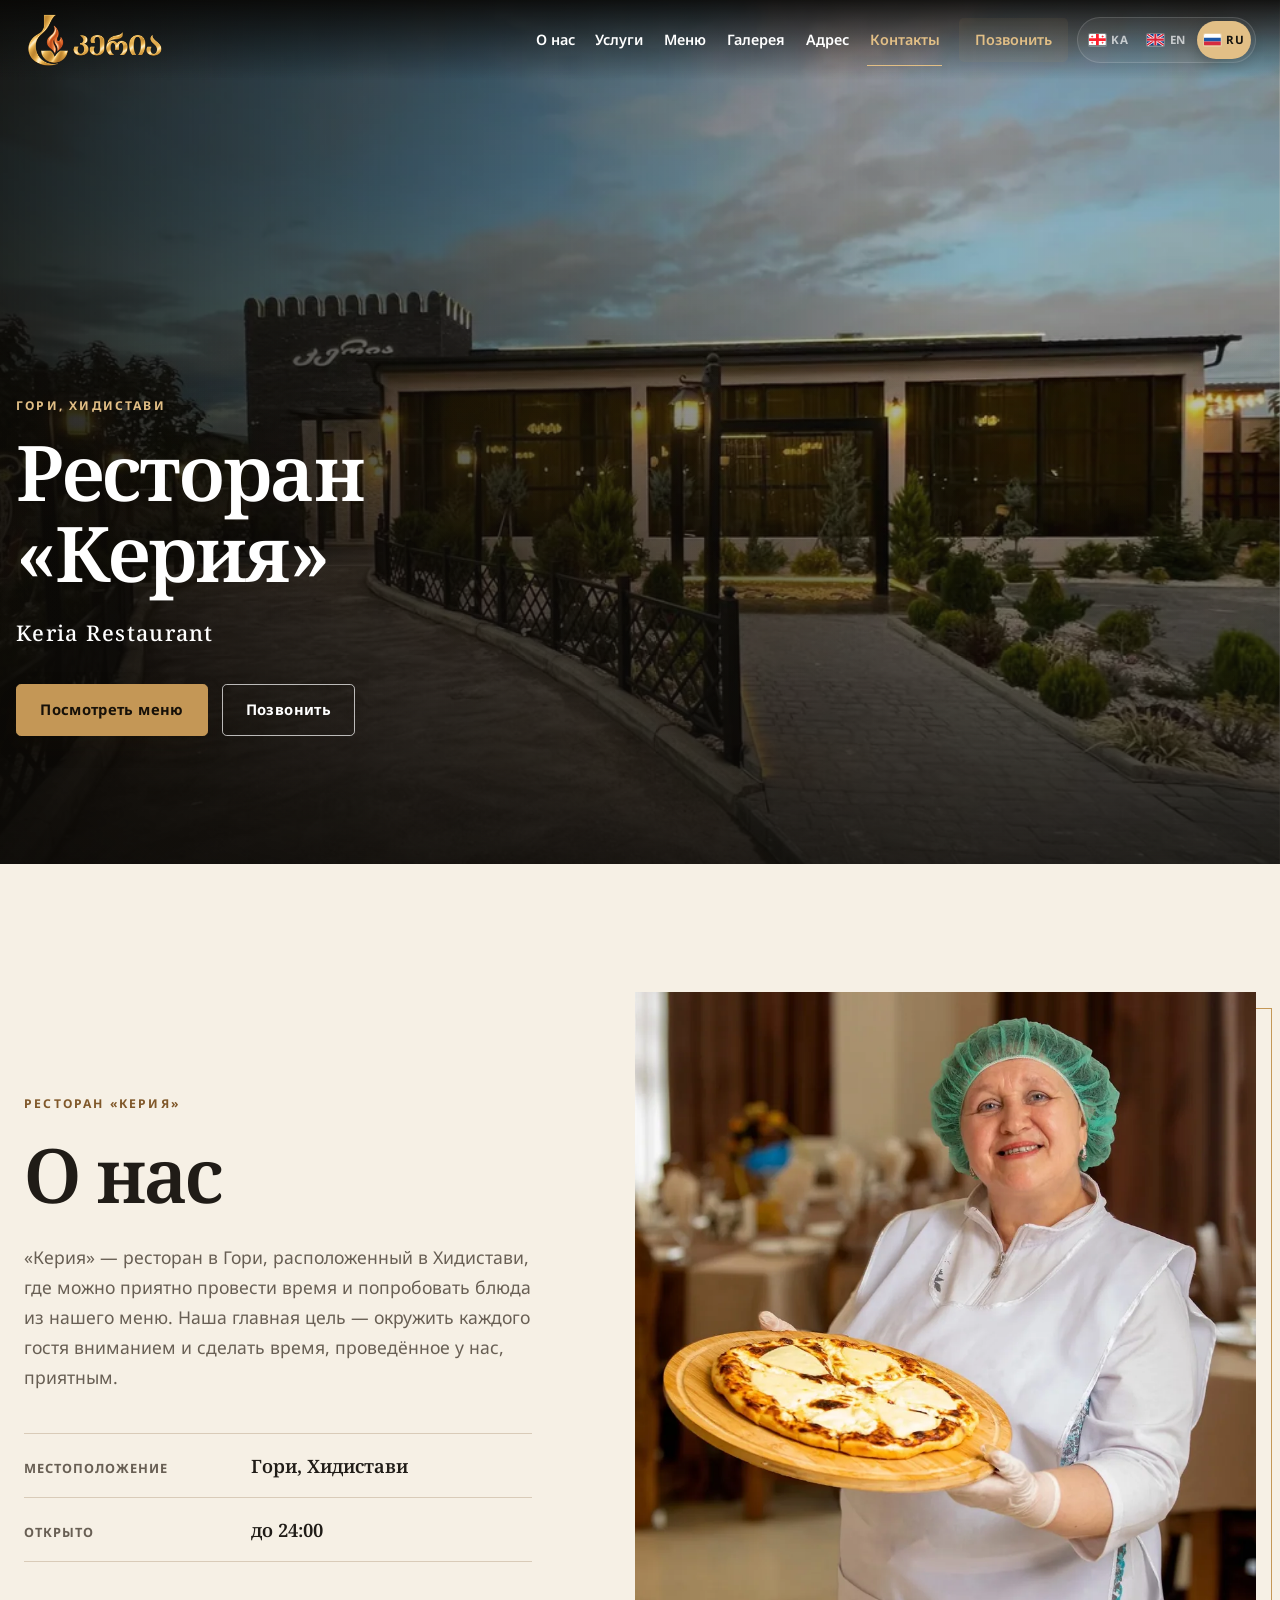
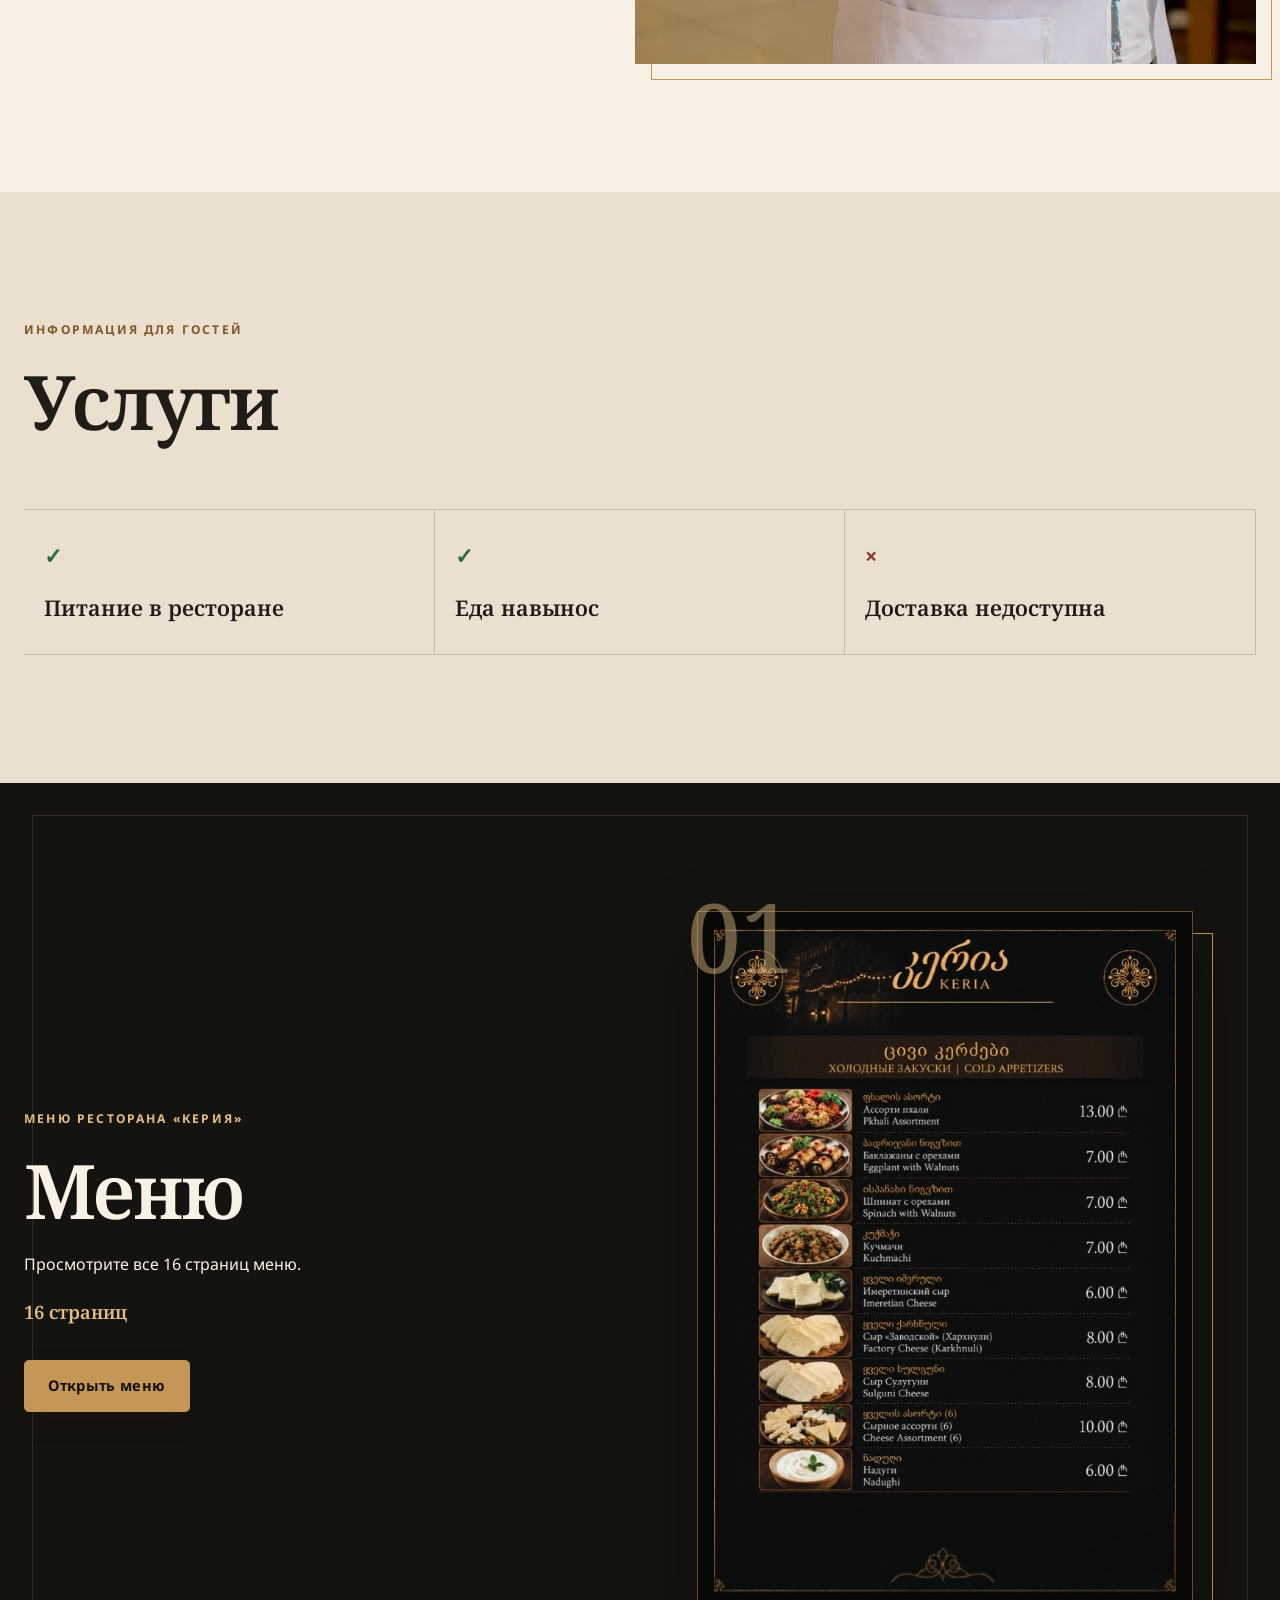
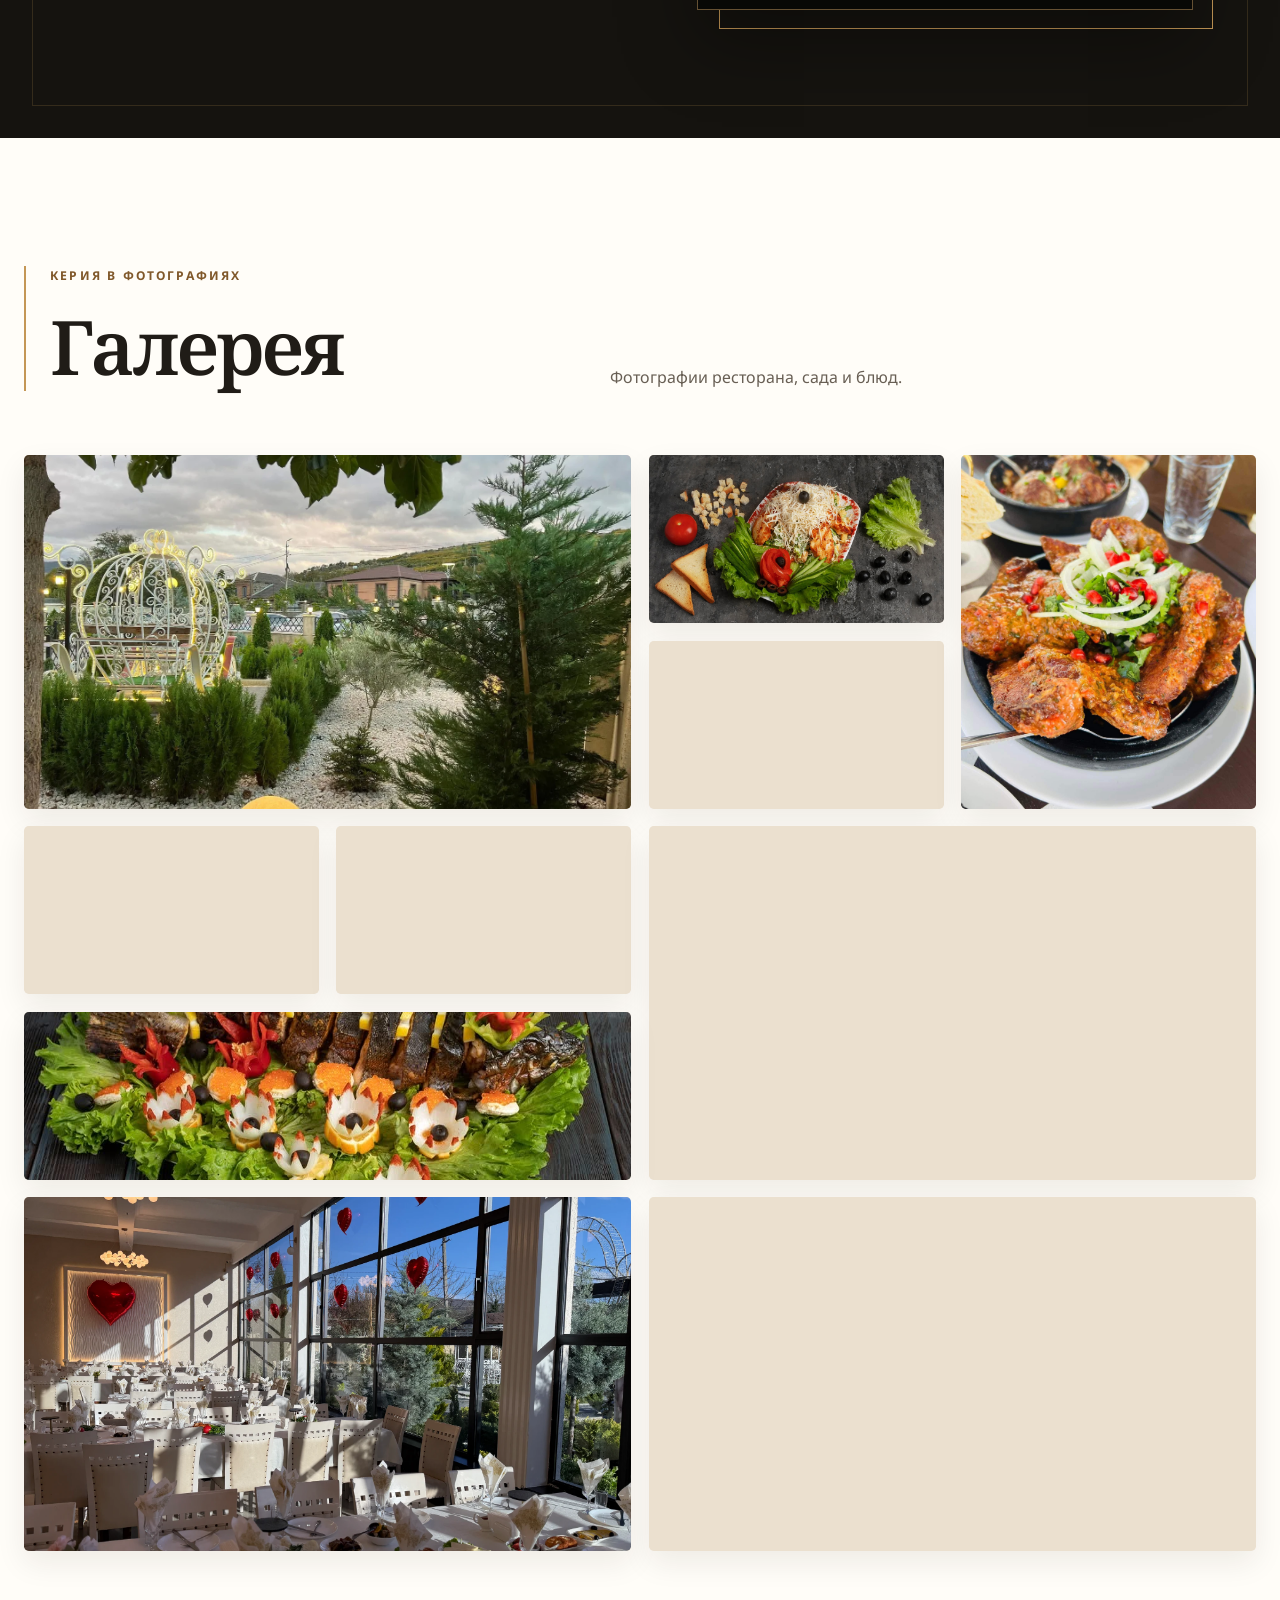
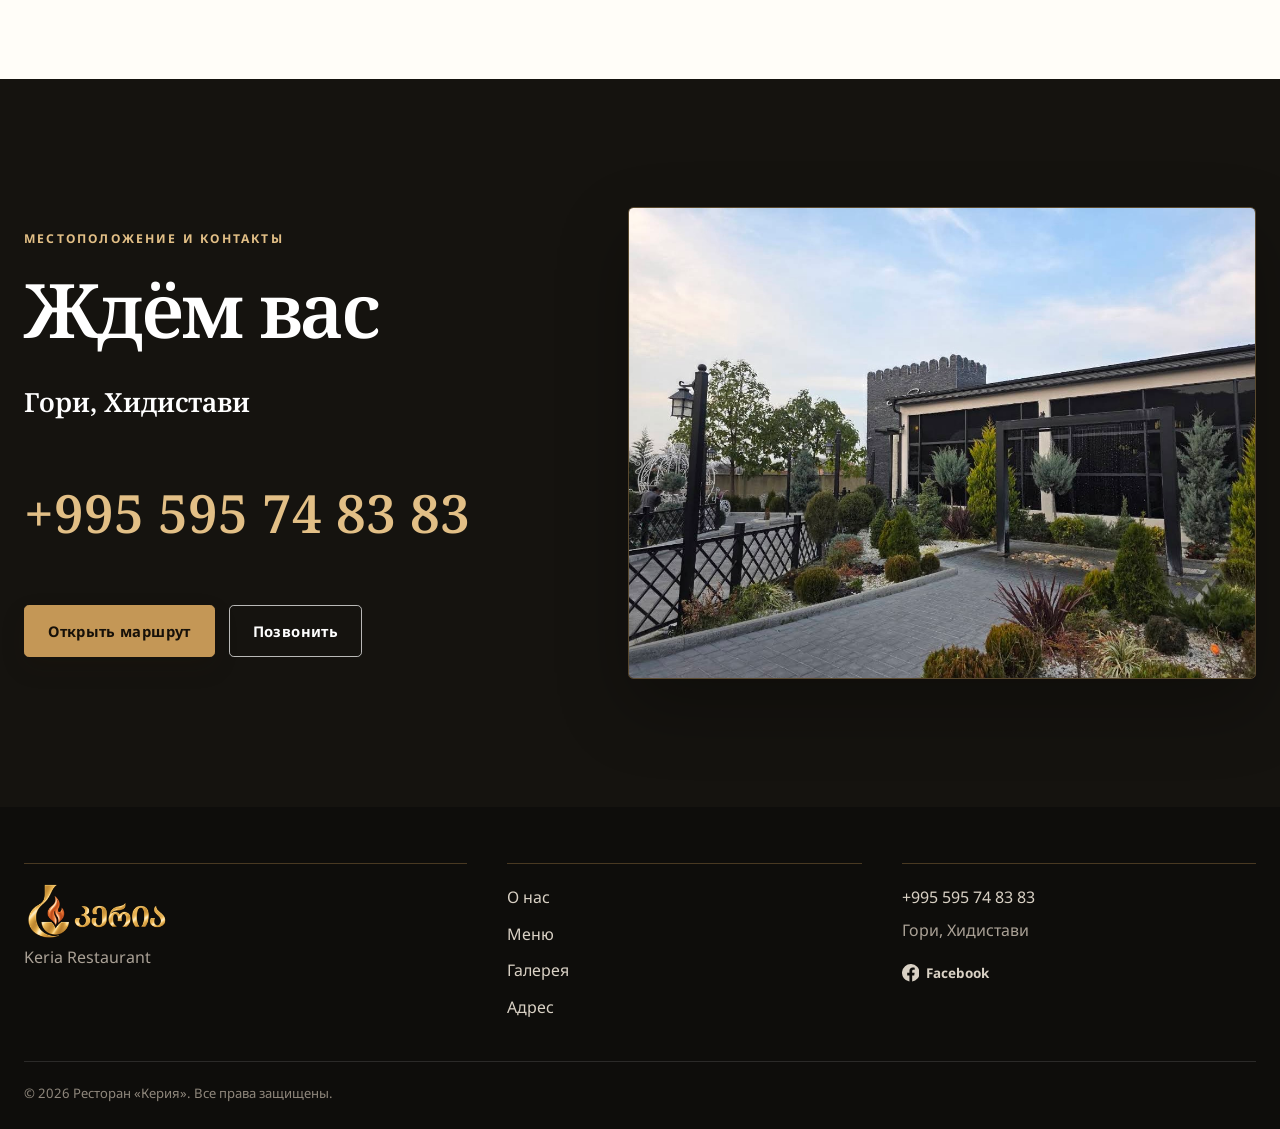
<file: ru/index.html>
<!doctype html>
<html lang="ru">
  <head>
    <meta charset="utf-8">
    <meta name="viewport" content="width=device-width, initial-scale=1">
    <title>Ресторан «Керия» в Гори | Меню и адрес</title>
    <meta
      name="description"
      content="Ресторан «Керия» в Гори, Хидистави: полное меню, фотографии, доступные услуги, телефон и маршрут до ресторана.">
    <meta name="robots" content="index, follow">
    <meta name="theme-color" content="#15130f">
    <link rel="canonical" href="https://keriagori.ge/ru/">
    <link rel="alternate" hreflang="ka" href="https://keriagori.ge/">
    <link rel="alternate" hreflang="en" href="https://keriagori.ge/en/">
    <link rel="alternate" hreflang="ru" href="https://keriagori.ge/ru/">
    <link rel="alternate" hreflang="x-default" href="https://keriagori.ge/">
    <link
      rel="icon"
      type="image/png"
      sizes="16x16"
      href="../images/logo/favicon-16x16.png">
    <link
      rel="icon"
      type="image/png"
      sizes="32x32"
      href="../images/logo/favicon-32x32.png">
    <link
      rel="icon"
      type="image/png"
      sizes="48x48"
      href="../images/logo/favicon-48x48.png">
    <link
      rel="apple-touch-icon"
      sizes="180x180"
      href="../images/logo/apple-touch-icon.png">
    <meta property="og:type" content="website">
    <meta property="og:locale" content="ru_RU">
    <meta property="og:locale:alternate" content="ka_GE">
    <meta property="og:locale:alternate" content="en_GB">
    <meta property="og:site_name" content="Ресторан «Керия»">
    <meta property="og:title" content="Ресторан «Керия» в Гори | Меню и адрес">
    <meta
      property="og:description"
      content="Полное меню, фотографии, услуги, контактная информация и маршрут до ресторана «Керия» в Гори.">
    <meta property="og:url" content="https://keriagori.ge/ru/">
    <meta
      property="og:image"
      content="https://keriagori.ge/images/social/og-image-1200x630.jpg">
    <meta
      property="og:image:secure_url"
      content="https://keriagori.ge/images/social/og-image-1200x630.jpg">
    <meta property="og:image:type" content="image/jpeg">
    <meta property="og:image:width" content="1200">
    <meta property="og:image:height" content="630">
    <meta
      property="og:image:alt"
      content="Логотип и здание ресторана «Керия» вечером">
    <meta name="twitter:card" content="summary_large_image">
    <meta name="twitter:title" content="Ресторан «Керия» в Гори | Меню и адрес">
    <meta
      name="twitter:description"
      content="Полное меню, фотографии, услуги, контактная информация и маршрут до ресторана «Керия» в Гори.">
    <meta
      name="twitter:image"
      content="https://keriagori.ge/images/social/og-image-1200x630.jpg">
    <meta
      name="twitter:image:alt"
      content="Логотип и здание ресторана «Керия» вечером">
    <link rel="stylesheet" href="../style/style.css">
    <script>document.documentElement.classList.add('js')</script>
    <script type="application/ld+json">
      {
        "@context": "https://schema.org",
        "@type": "Restaurant",
        "@id": "https://keriagori.ge/#restaurant",
        "name": "Ресторан «Керия»",
        "alternateName": ["Keria Restaurant", "რესტორანი კერია"],
        "description": "Ресторан «Керия» в Гори, Хидистави: полное меню, фотографии, услуги и контактная информация.",
        "url": "https://keriagori.ge/ru/",
        "mainEntityOfPage": "https://keriagori.ge/ru/",
        "logo": "https://keriagori.ge/images/logo/keria-logo.png",
        "image": [
          "https://keriagori.ge/images/keria-images/keria-restaurant-exterior-evening.jpeg",
          "https://keriagori.ge/images/keria-images/keria-restaurant-exterior-garden.jpeg",
          "https://keriagori.ge/images/keria-images/keria-dining-hall-heart-decor.jpeg"
        ],
        "menu": "https://keriagori.ge/ru/menu",
        "servesCuisine": "Грузинская кухня",
        "telephone": "+995595748383",
        "address": {
          "@type": "PostalAddress",
          "addressLocality": "Khidistavi",
          "addressRegion": "Gori",
          "addressCountry": "GE"
        },
        "hasMap": "https://www.google.com/maps/search/?api=1&query=X47G%2BG7%20Khidistavi%2C%20Georgia",
        "sameAs": ["https://m.facebook.com/100066701161686/"]
      }
    </script>
    <script src="../js/script.js" defer></script>
  </head>
  <body data-asset-root="../">
    <a class="skip-link" href="#main">Перейти к основному содержанию</a>
    <header class="site-header" data-header>
      <div class="container header-inner">
        <a class="brand" href="#top" aria-label="Керия — главная">
          <picture>
            <source
              srcset="../images/logo/keria-logo-256.webp 256w, ../images/logo/keria-logo-512.webp 512w"
              sizes="(min-width: 62rem) 8.75rem, 7.75rem"
              type="image/webp">
            <img
              src="../images/logo/keria-logo.png"
              width="2048"
              height="768"
              alt="Керия">
          </picture>
        </a>
        <details class="mobile-language">
          <summary aria-label="Выбор языка">
            <svg
              class="language-flag"
              viewBox="0 0 24 16"
              aria-hidden="true"
              focusable="false"
            >
              <rect width="24" height="16" fill="#fff" />
              <path d="M0 5.33h24v5.34H0z" fill="#1c57a7" />
              <path d="M0 10.67h24V16H0z" fill="#d52b3f" />
            </svg>
            <span aria-hidden="true">RU</span>
          </summary>
          <div
            class="mobile-language-menu"
            role="group"
            aria-label="Выбор языка"
          >
            <a href="/" lang="ka" hreflang="ka"
              ><svg
                class="language-flag"
                viewBox="0 0 24 16"
                aria-hidden="true"
              >
                <rect width="24" height="16" fill="#fff" />
                <path
                  d="M10 0h4v16h-4zM0 6h24v4H0zM4 2h1v3H4zM3 3h3v1H3zM19 2h1v3h-1zM18 3h3v1h-3zM4 11h1v3H4zM3 12h3v1H3zM19 11h1v3h-1zM18 12h3v1h-3z"
                  fill="#ff1f2d"
                /></svg
              ><span>ქართული</span></a
            >
            <a href="/en/" lang="en" hreflang="en"
              ><svg
                class="language-flag"
                viewBox="0 0 24 16"
                aria-hidden="true"
              >
                <rect width="24" height="16" fill="#173f8a" />
                <path d="M0 0l24 16M24 0L0 16" stroke="#fff" stroke-width="4" />
                <path
                  d="M0 0l24 16M24 0L0 16"
                  stroke="#d51f35"
                  stroke-width="2"
                />
                <path d="M12 0v16M0 8h24" stroke="#fff" stroke-width="5" />
                <path
                  d="M12 0v16M0 8h24"
                  stroke="#d51f35"
                  stroke-width="3"
                /></svg
              ><span>English</span></a
            >
            <a href="/ru/" lang="ru" hreflang="ru" aria-current="page"
              ><svg
                class="language-flag"
                viewBox="0 0 24 16"
                aria-hidden="true"
              >
                <rect width="24" height="16" fill="#fff" />
                <path d="M0 5.33h24v5.34H0z" fill="#1c57a7" />
                <path d="M0 10.67h24V16H0z" fill="#d52b3f" /></svg
              ><span>Русский</span></a
            >
          </div>
        </details>
        <button
          class="nav-toggle"
          type="button"
          aria-expanded="false"
          aria-controls="primary-nav"
        >
          <span class="sr-only">Открыть навигацию</span
          ><i aria-hidden="true"></i><i aria-hidden="true"></i
          ><i aria-hidden="true"></i>
        </button>
        <nav
          class="primary-nav"
          id="primary-nav"
          aria-label="Основная навигация"
        >
          <a href="#about">О нас</a><a href="#services">Услуги</a
          ><a href="#menu">Меню</a><a href="#gallery">Галерея</a
          ><a href="#location">Адрес</a><a href="#contact">Контакты</a
          ><a class="nav-call" href="tel:+995595748383">Позвонить</a>
          <div class="language-switcher" role="group" aria-label="Выбор языка">
            <a
              class="language-option"
              href="/"
              lang="ka"
              hreflang="ka"
              aria-label="ქართული"
              ><svg
                class="language-flag"
                viewBox="0 0 24 16"
                aria-hidden="true"
              >
                <rect width="24" height="16" fill="#fff" />
                <path
                  d="M10 0h4v16h-4zM0 6h24v4H0zM4 2h1v3H4zM3 3h3v1H3zM19 2h1v3h-1zM18 3h3v1h-3zM4 11h1v3H4zM3 12h3v1H3zM19 11h1v3h-1zM18 12h3v1h-3z"
                  fill="#ff1f2d"
                /></svg
              ><span aria-hidden="true">KA</span></a
            >
            <a
              class="language-option"
              href="/en/"
              lang="en"
              hreflang="en"
              aria-label="English"
              ><svg
                class="language-flag"
                viewBox="0 0 24 16"
                aria-hidden="true"
              >
                <rect width="24" height="16" fill="#173f8a" />
                <path d="M0 0l24 16M24 0L0 16" stroke="#fff" stroke-width="4" />
                <path
                  d="M0 0l24 16M24 0L0 16"
                  stroke="#d51f35"
                  stroke-width="2"
                />
                <path d="M12 0v16M0 8h24" stroke="#fff" stroke-width="5" />
                <path
                  d="M12 0v16M0 8h24"
                  stroke="#d51f35"
                  stroke-width="3"
                /></svg
              ><span aria-hidden="true">EN</span></a
            >
            <a
              class="language-option"
              href="/ru/"
              lang="ru"
              hreflang="ru"
              aria-current="page"
              aria-label="Русский"
              ><svg
                class="language-flag"
                viewBox="0 0 24 16"
                aria-hidden="true"
              >
                <rect width="24" height="16" fill="#fff" />
                <path d="M0 5.33h24v5.34H0z" fill="#1c57a7" />
                <path d="M0 10.67h24V16H0z" fill="#d52b3f" /></svg
              ><span aria-hidden="true">RU</span></a
            >
          </div>
        </nav>
      </div>
    </header>

    <main id="main">
      <section class="hero" id="top" aria-labelledby="hero-title">
        <picture class="hero-picture">
          <source
            srcset="../images/keria-images/keria-restaurant-exterior-evening-640.webp 640w, ../images/keria-images/keria-restaurant-exterior-evening-768.webp 768w, ../images/keria-images/keria-restaurant-exterior-evening-1280.webp 1280w, ../images/keria-images/keria-restaurant-exterior-evening-2048.webp 2048w"
            sizes="100vw"
            type="image/webp">
          <img
            class="hero-image"
            src="../images/keria-images/keria-restaurant-exterior-evening.jpeg"
            width="2048"
            height="1072"
            alt="Здание и сад ресторана «Керия» вечером"
            fetchpriority="high">
        </picture>
        <div class="hero-overlay" aria-hidden="true"></div>
        <div class="container hero-content" data-reveal>
          <p class="label">Гори, Хидистави</p>
          <h1 id="hero-title">Ресторан «Керия»</h1>
          <p class="hero-subtitle">Keria Restaurant</p>
          <div class="actions">
            <a class="button primary" href="#menu">Посмотреть меню</a
            ><a class="button light" href="tel:+995595748383">Позвонить</a>
          </div>
        </div>
      </section>

      <section class="section about" id="about" aria-labelledby="about-title">
        <div class="container two-column" data-reveal>
          <div>
            <p class="label label-dark">Ресторан «Керия»</p>
            <h2 id="about-title">О нас</h2>
            <p class="about-description">
              «Керия» — ресторан в Гори, расположенный в Хидистави, где можно
              приятно провести время и попробовать блюда из нашего меню. Наша
              главная цель — окружить каждого гостя вниманием и сделать время,
              проведённое у нас, приятным.
            </p>
            <dl class="facts">
              <div>
                <dt>Местоположение</dt>
                <dd>Гори, Хидистави</dd>
              </div>
              <div>
                <dt>Открыто</dt>
                <dd><time datetime="00:00">до 24:00</time></dd>
              </div>
            </dl>
          </div>
          <figure class="framed-image portrait">
            <picture>
              <source
                srcset="../images/keria-images/keria-chef-with-khachapuri-480.webp 480w, ../images/keria-images/keria-chef-with-khachapuri-960.webp 960w"
                sizes="(min-width: 48rem) 45vw, calc(100vw - 2rem)"
                type="image/webp">
              <img
                src="../images/keria-images/keria-chef-with-khachapuri.jpeg"
                width="1511"
                height="2048"
                loading="lazy"
                decoding="async"
                alt="Повар ресторана «Керия» с хачапури">
            </picture>
          </figure>
        </div>
      </section>

      <section
        class="section services"
        id="services"
        aria-labelledby="services-title"
      >
        <div class="container" data-reveal>
          <p class="label label-dark">Информация для гостей</p>
          <h2 id="services-title">Услуги</h2>
          <ul class="service-list">
            <li><b aria-hidden="true">✓</b><span>Питание в ресторане</span></li>
            <li><b aria-hidden="true">✓</b><span>Еда навынос</span></li>
            <li class="unavailable">
              <b aria-hidden="true">×</b><span>Доставка недоступна</span>
            </li>
          </ul>
        </div>
      </section>

      <section
        class="section menu-section"
        id="menu"
        aria-labelledby="menu-title"
      >
        <div class="container two-column" data-reveal>
          <div class="menu-copy">
            <p class="label">Меню ресторана «Керия»</p>
            <h2 id="menu-title">Меню</h2>
            <p>Просмотрите все 16 страниц меню.</p>
            <p class="page-count">16 страниц</p>
            <div class="actions">
              <button class="button primary" type="button" data-menu-open>
                Открыть меню
              </button>
            </div>
            <noscript
              ><p>
                <a class="text-link" href="menu"
                  >Посмотреть все страницы меню</a
                >
              </p></noscript
            >
          </div>
          <figure class="menu-preview">
            <span aria-hidden="true">01</span
            ><img
              src="../images/menu/menu-01-civi-kerdzebi.jpeg"
              width="628"
              height="903"
              loading="lazy"
              decoding="async"
              alt="Меню ресторана «Керия» — холодные закуски">
          </figure>
        </div>
      </section>

      <section
        class="section gallery"
        id="gallery"
        aria-labelledby="gallery-title"
      >
        <div class="container" data-reveal>
          <div class="section-heading">
            <div>
              <p class="label label-dark">Керия в фотографиях</p>
              <h2 id="gallery-title">Галерея</h2>
            </div>
            <p>Фотографии ресторана, сада и блюд.</p>
          </div>
          <div class="gallery-grid">
            <figure class="gallery-feature">
              <picture>
                <source
                  srcset="../images/keria-images/keria-garden-gazebo-768.webp 768w, ../images/keria-images/keria-garden-gazebo-1366.webp 1366w"
                  sizes="(min-width: 75rem) 72rem, calc(100vw - 2rem)"
                  type="image/webp">
                <img
                  src="../images/keria-images/keria-garden-gazebo.jpeg"
                  width="2048"
                  height="1536"
                  loading="lazy"
                  decoding="async"
                  alt="Сад и декоративная беседка ресторана «Керия»">
              </picture>
            </figure>
            <figure class="gallery-detail-a">
              <img
                src="../images/keria-images/keria-chicken-salad-01.jpeg"
                width="1920"
                height="1280"
                loading="lazy"
                decoding="async"
                alt="Салат с курицей в ресторане «Керия»">
            </figure>
            <figure class="gallery-detail-b">
              <img
                src="../images/keria-images/keria-cheese-khachapuri-slice.jpeg"
                width="1920"
                height="1323"
                loading="lazy"
                decoding="async"
                alt="Хачапури с сыром в ресторане «Керия»">
            </figure>
            <figure class="gallery-portrait">
              <img
                src="../images/keria-images/keria-roasted-meat-platter.jpeg"
                width="1536"
                height="2048"
                loading="lazy"
                decoding="async"
                alt="Блюдо из жареного мяса в ресторане «Керия»">
            </figure>
            <figure class="gallery-detail-c">
              <img
                src="../images/keria-images/keria-khinkali.jpeg"
                width="2048"
                height="1366"
                loading="lazy"
                decoding="async"
                alt="Хинкали в ресторане «Керия»">
            </figure>
            <figure class="gallery-detail-d">
              <img
                src="../images/keria-images/keria-red-caviar-platter.jpeg"
                width="2048"
                height="1365"
                loading="lazy"
                decoding="async"
                alt="Блюдо с красной икрой в ресторане «Керия»">
            </figure>
            <figure class="gallery-exterior">
              <img
                src="../images/keria-images/keria-restaurant-exterior-sunset.jpeg"
                width="1170"
                height="861"
                loading="lazy"
                decoding="async"
                alt="Ресторан «Керия» на закате">
            </figure>
            <figure class="gallery-detail-e">
              <img
                src="../images/keria-images/keria-grilled-fish-platter-01.jpeg"
                width="960"
                height="649"
                loading="lazy"
                decoding="async"
                alt="Блюдо с жареной рыбой в ресторане «Керия»">
            </figure>
            <figure class="gallery-interior">
              <picture>
                <source
                  srcset="../images/keria-images/keria-dining-hall-heart-decor-optimized.webp"
                  type="image/webp">
                <img
                  src="../images/keria-images/keria-dining-hall-heart-decor.jpeg"
                  width="5712"
                  height="4284"
                  loading="lazy"
                  decoding="async"
                  alt="Зал ресторана «Керия» с украшениями в виде сердец и сервированными столами">
              </picture>
            </figure>
            <figure class="gallery-table">
              <picture>
                <source
                  srcset="../images/keria-images/keria-dining-hall-floral-table-setting-optimized.webp"
                  type="image/webp">
                <img
                  src="../images/keria-images/keria-dining-hall-floral-table-setting.jpeg"
                  width="5712"
                  height="4284"
                  loading="lazy"
                  decoding="async"
                  alt="Банкетный стол с цветочным оформлением в ресторане «Керия»">
              </picture>
            </figure>
          </div>
        </div>
      </section>

      <section
        class="section visit"
        id="location"
        aria-labelledby="visit-title"
      >
        <div class="container visit-layout" data-reveal>
          <div class="visit-copy" id="contact">
            <p class="label">Местоположение и контакты</p>
            <h2 id="visit-title">Ждём вас</h2>
            <address>
              <p class="location-name">Гори, Хидистави</p>
              <a class="phone phone-light" href="tel:+995595748383"
                >+995 595 74 83 83</a
              >
            </address>
            <div class="actions">
              <a
                class="button primary"
                href="https://www.google.com/maps/search/?api=1&amp;query=X47G%2BG7%20Khidistavi%2C%20Georgia"
                target="_blank"
                rel="noopener noreferrer"
                >Открыть маршрут</a
              ><a class="button light" href="tel:+995595748383">Позвонить</a>
            </div>
          </div>
          <figure class="visit-visual">
            <img
              src="../images/keria-images/keria-restaurant-exterior-garden.jpeg"
              width="1170"
              height="864"
              loading="lazy"
              decoding="async"
              alt="Здание и сад ресторана «Керия»">
          </figure>
        </div>
      </section>
    </main>

    <footer class="site-footer">
      <div class="container footer-layout">
        <div>
          <picture>
            <source
              srcset="../images/logo/keria-logo-256.webp 256w, ../images/logo/keria-logo-512.webp 512w"
              sizes="9rem"
              type="image/webp">
            <img
              src="../images/logo/keria-logo.png"
              width="2048"
              height="768"
              alt="Керия">
          </picture>
          <p>Keria Restaurant</p>
        </div>
        <nav aria-label="Навигация в подвале">
          <a href="#about">О нас</a><a href="#menu">Меню</a
          ><a href="#gallery">Галерея</a><a href="#location">Адрес</a>
        </nav>
        <address>
          <a href="tel:+995595748383">+995 595 74 83 83</a>
          <p>Гори, Хидистави</p>
          <a
            class="social-link"
            href="https://m.facebook.com/100066701161686/"
            target="_blank"
            rel="noopener noreferrer"
            ><svg class="facebook-mark" viewBox="0 0 16 16" aria-hidden="true">
              <path
                fill="currentColor"
                d="M16 8.05A8 8 0 1 0 6.75 16v-5.63H4.72V8.05h2.03V6.29c0-2.01 1.2-3.12 3.02-3.12.88 0 1.79.16 1.79.16V5.3h-1.01c-1 0-1.3.62-1.3 1.25v1.5h2.22l-.36 2.32H9.25V16A8 8 0 0 0 16 8.05Z"
              /></svg
            ><span>Facebook</span></a
          >
        </address>
      </div>
      <div class="container copyright">
        © <span data-year>2026</span> Ресторан «Керия». Все права защищены.
      </div>
    </footer>

    <dialog
      class="menu-dialog"
      data-menu-dialog
      aria-labelledby="dialog-title"
      aria-describedby="dialog-status"
    >
      <div class="dialog-shell">
        <header class="dialog-header">
          <div>
            <p class="label">Ресторан «Керия»</p>
            <h2 id="dialog-title">Меню</h2>
          </div>
          <button
            class="dialog-close"
            type="button"
            data-menu-close
            aria-label="Закрыть меню"
          >
            <span aria-hidden="true"></span>
          </button>
        </header>
        <div class="dialog-stage">
          <div class="active-page">
            <img
              src="../images/menu/menu-01-civi-kerdzebi.jpeg"
              width="628"
              height="903"
              alt="Меню ресторана «Керия» — холодные закуски, страница 1"
              data-menu-image>
          </div>
        </div>
        <footer class="dialog-footer">
          <div class="dialog-navigation">
            <button
              class="dialog-arrow"
              type="button"
              data-previous
              aria-label="Предыдущая страница"
            >
              <span aria-hidden="true">←</span
              ><span class="control-label">Назад</span>
            </button>
            <div
              class="dialog-status"
              id="dialog-status"
              data-status
              aria-live="polite"
              aria-atomic="true"
            >
              1 / 16
            </div>
            <button
              class="dialog-arrow"
              type="button"
              data-next
              aria-label="Следующая страница"
            >
              <span class="control-label">Далее</span
              ><span aria-hidden="true">→</span>
            </button>
          </div>
          <div class="page-controls" role="group" aria-label="Страницы меню">
            <button type="button" data-page="0" aria-label="Страница меню 1">
              1</button
            ><button type="button" data-page="1" aria-label="Страница меню 2">
              2</button
            ><button type="button" data-page="2" aria-label="Страница меню 3">
              3</button
            ><button type="button" data-page="3" aria-label="Страница меню 4">
              4</button
            ><button type="button" data-page="4" aria-label="Страница меню 5">
              5</button
            ><button type="button" data-page="5" aria-label="Страница меню 6">
              6</button
            ><button type="button" data-page="6" aria-label="Страница меню 7">
              7</button
            ><button type="button" data-page="7" aria-label="Страница меню 8">
              8</button
            ><button type="button" data-page="8" aria-label="Страница меню 9">
              9</button
            ><button type="button" data-page="9" aria-label="Страница меню 10">
              10</button
            ><button type="button" data-page="10" aria-label="Страница меню 11">
              11</button
            ><button type="button" data-page="11" aria-label="Страница меню 12">
              12</button
            ><button type="button" data-page="12" aria-label="Страница меню 13">
              13</button
            ><button type="button" data-page="13" aria-label="Страница меню 14">
              14</button
            ><button type="button" data-page="14" aria-label="Страница меню 15">
              15</button
            ><button type="button" data-page="15" aria-label="Страница меню 16">
              16
            </button>
          </div>
          <label class="page-select-label"
            ><span>Выберите страницу</span
            ><select data-page-select aria-label="Выберите страницу меню">
              <option value="0">Страница 1</option>
              <option value="1">Страница 2</option>
              <option value="2">Страница 3</option>
              <option value="3">Страница 4</option>
              <option value="4">Страница 5</option>
              <option value="5">Страница 6</option>
              <option value="6">Страница 7</option>
              <option value="7">Страница 8</option>
              <option value="8">Страница 9</option>
              <option value="9">Страница 10</option>
              <option value="10">Страница 11</option>
              <option value="11">Страница 12</option>
              <option value="12">Страница 13</option>
              <option value="13">Страница 14</option>
              <option value="14">Страница 15</option>
              <option value="15">Страница 16</option>
            </select></label
          >
        </footer>
      </div>
    </dialog>
  </body>
</html>
</file>
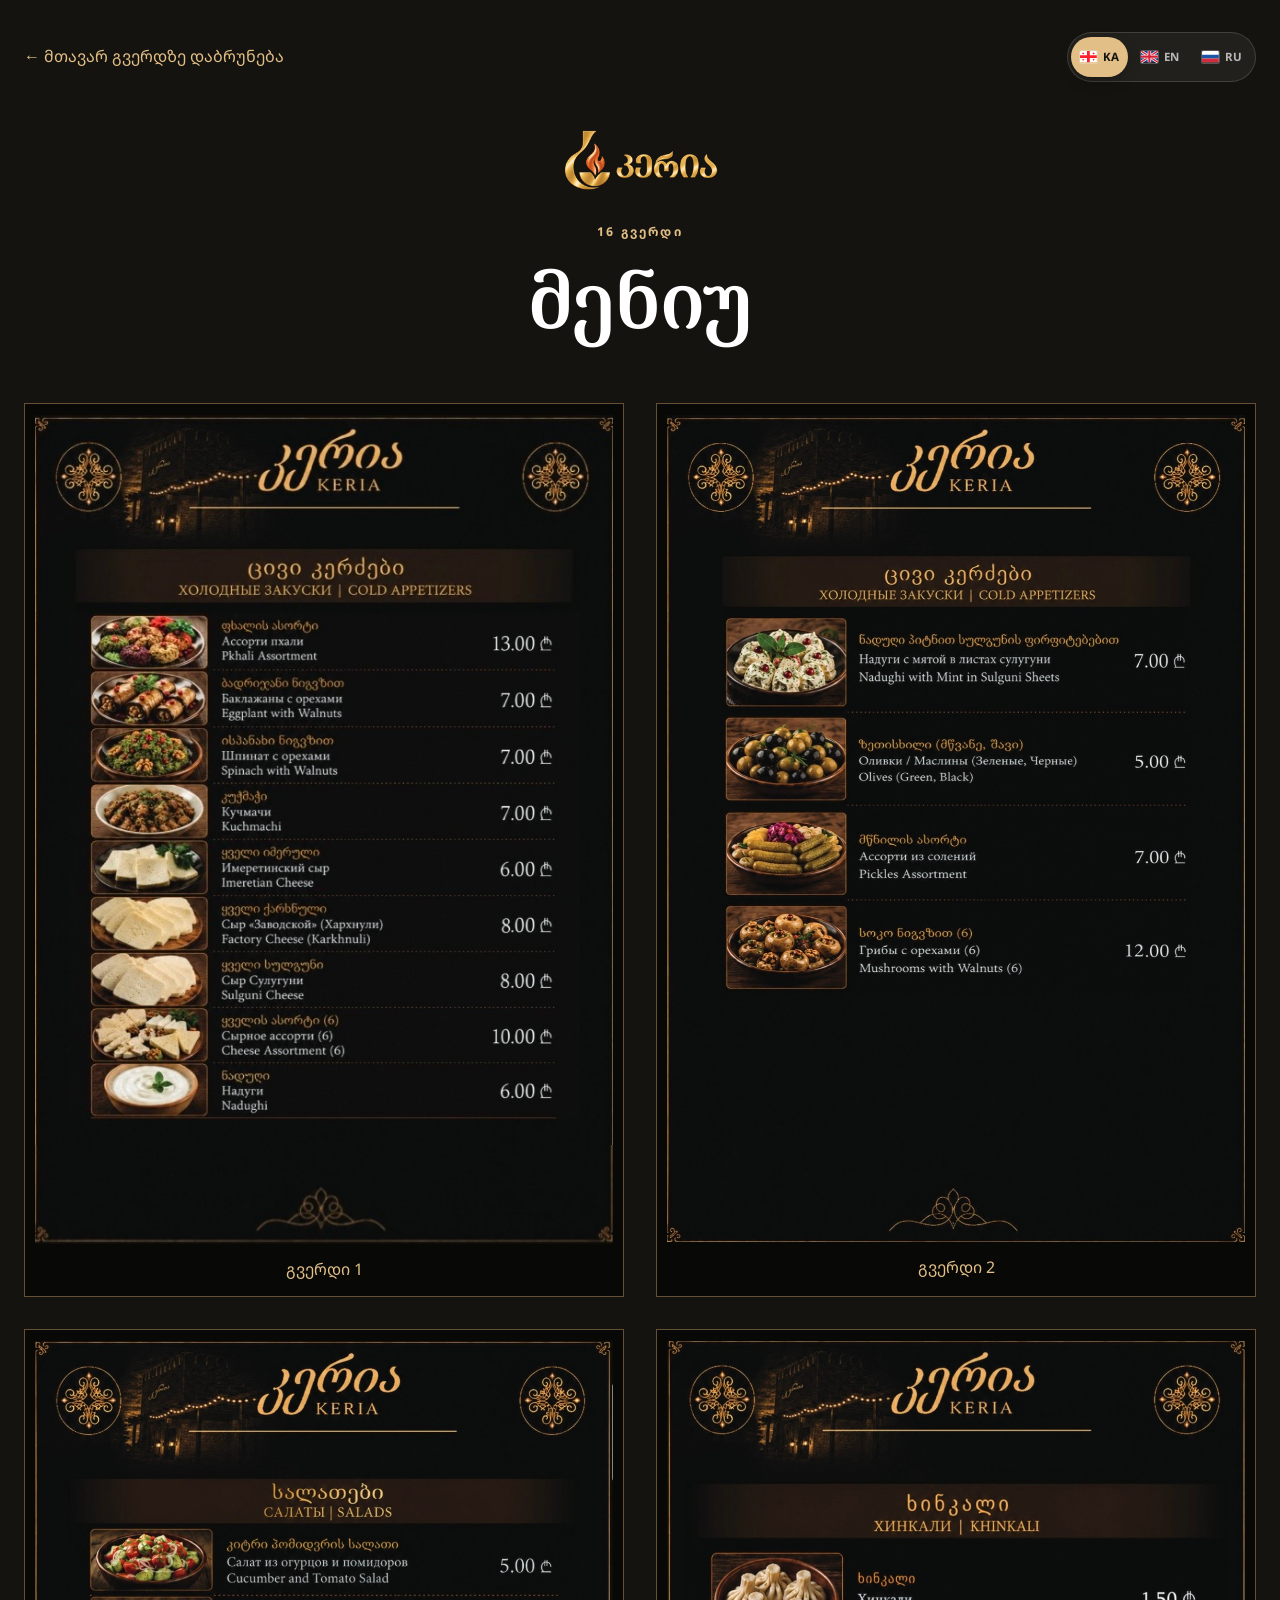
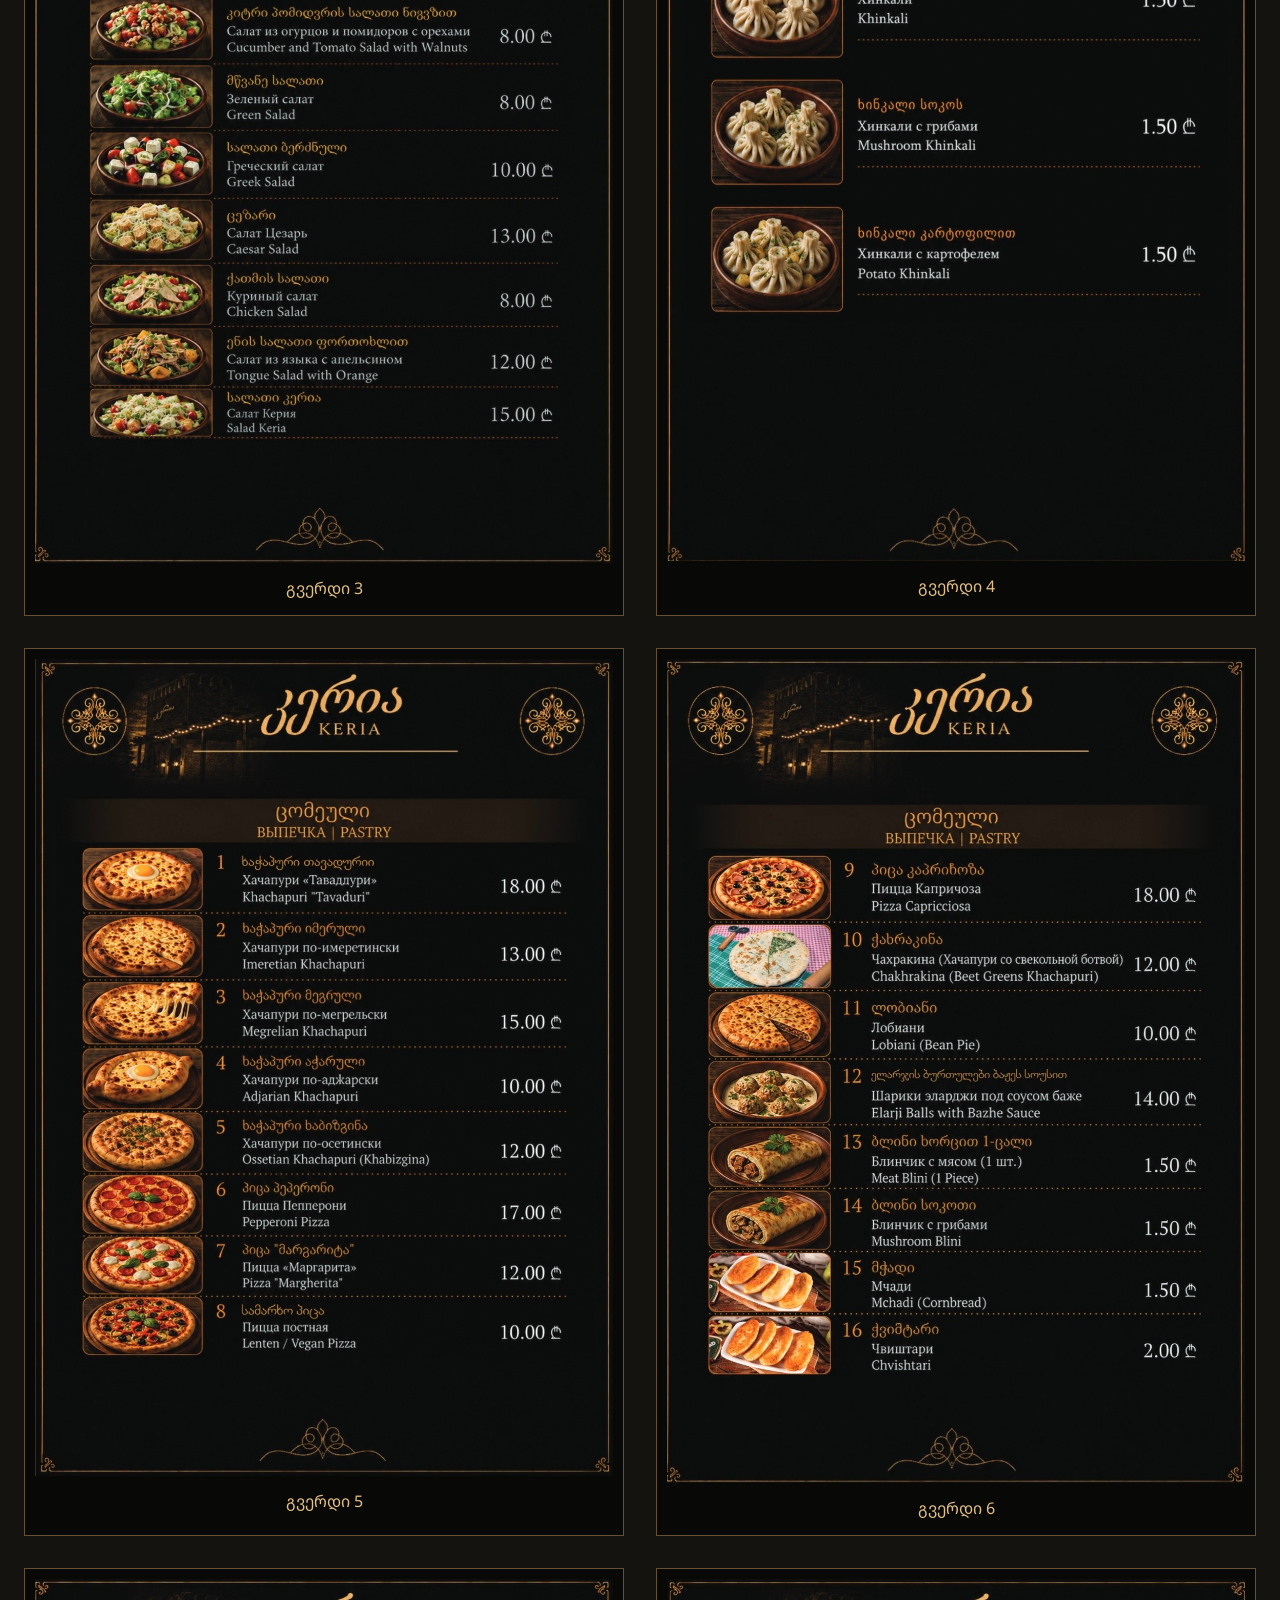
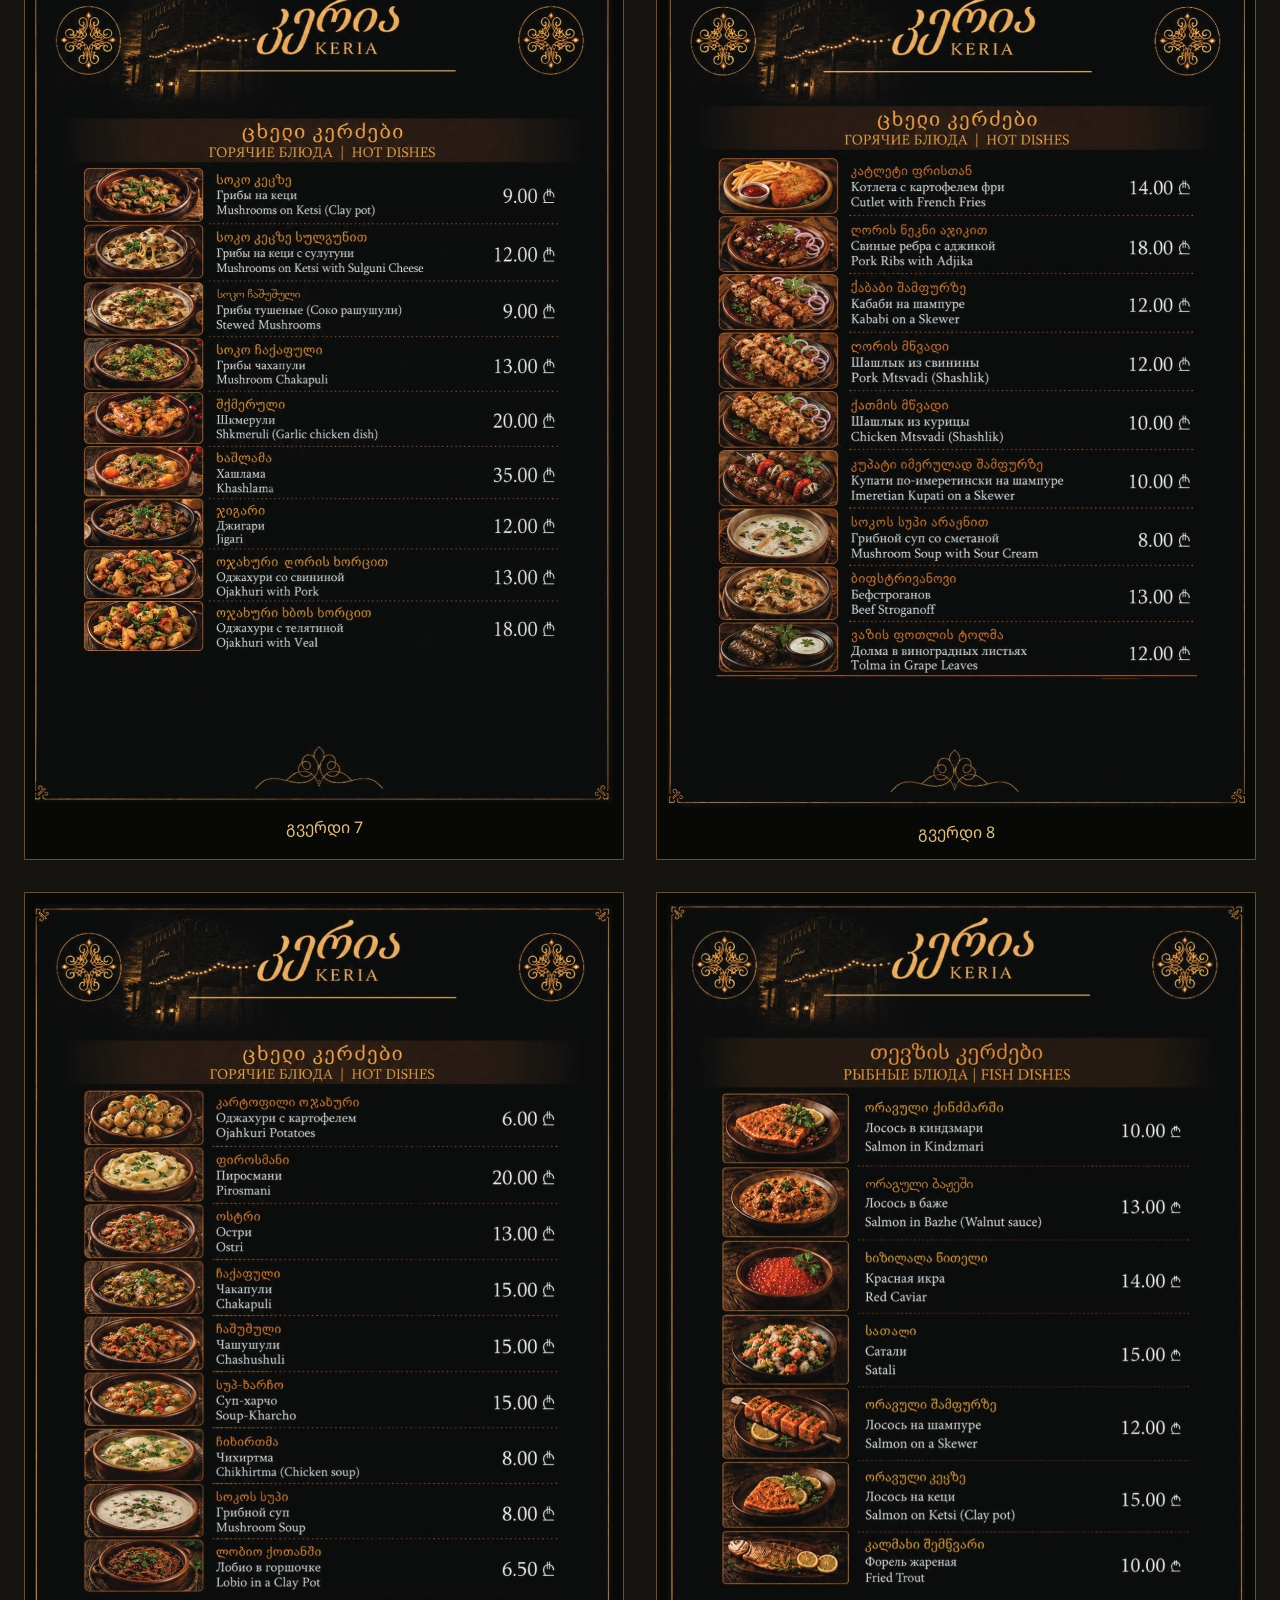
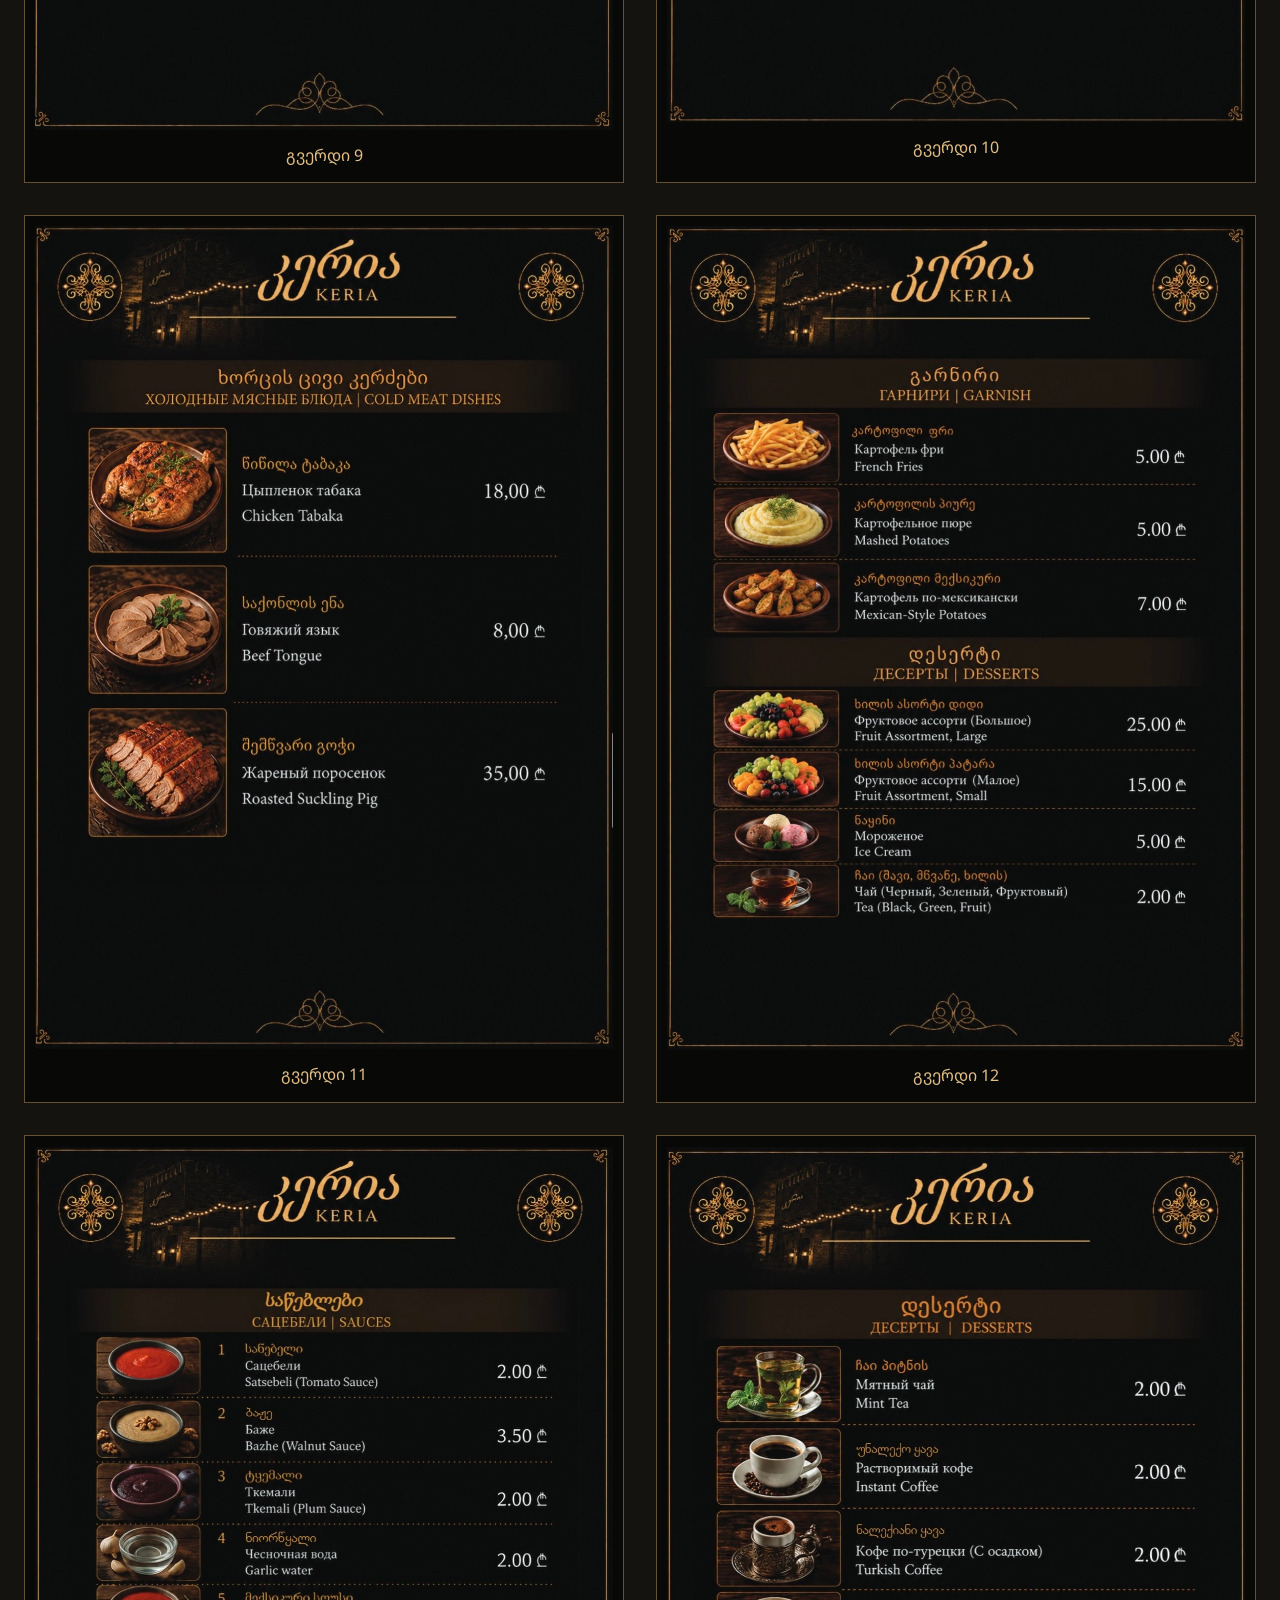
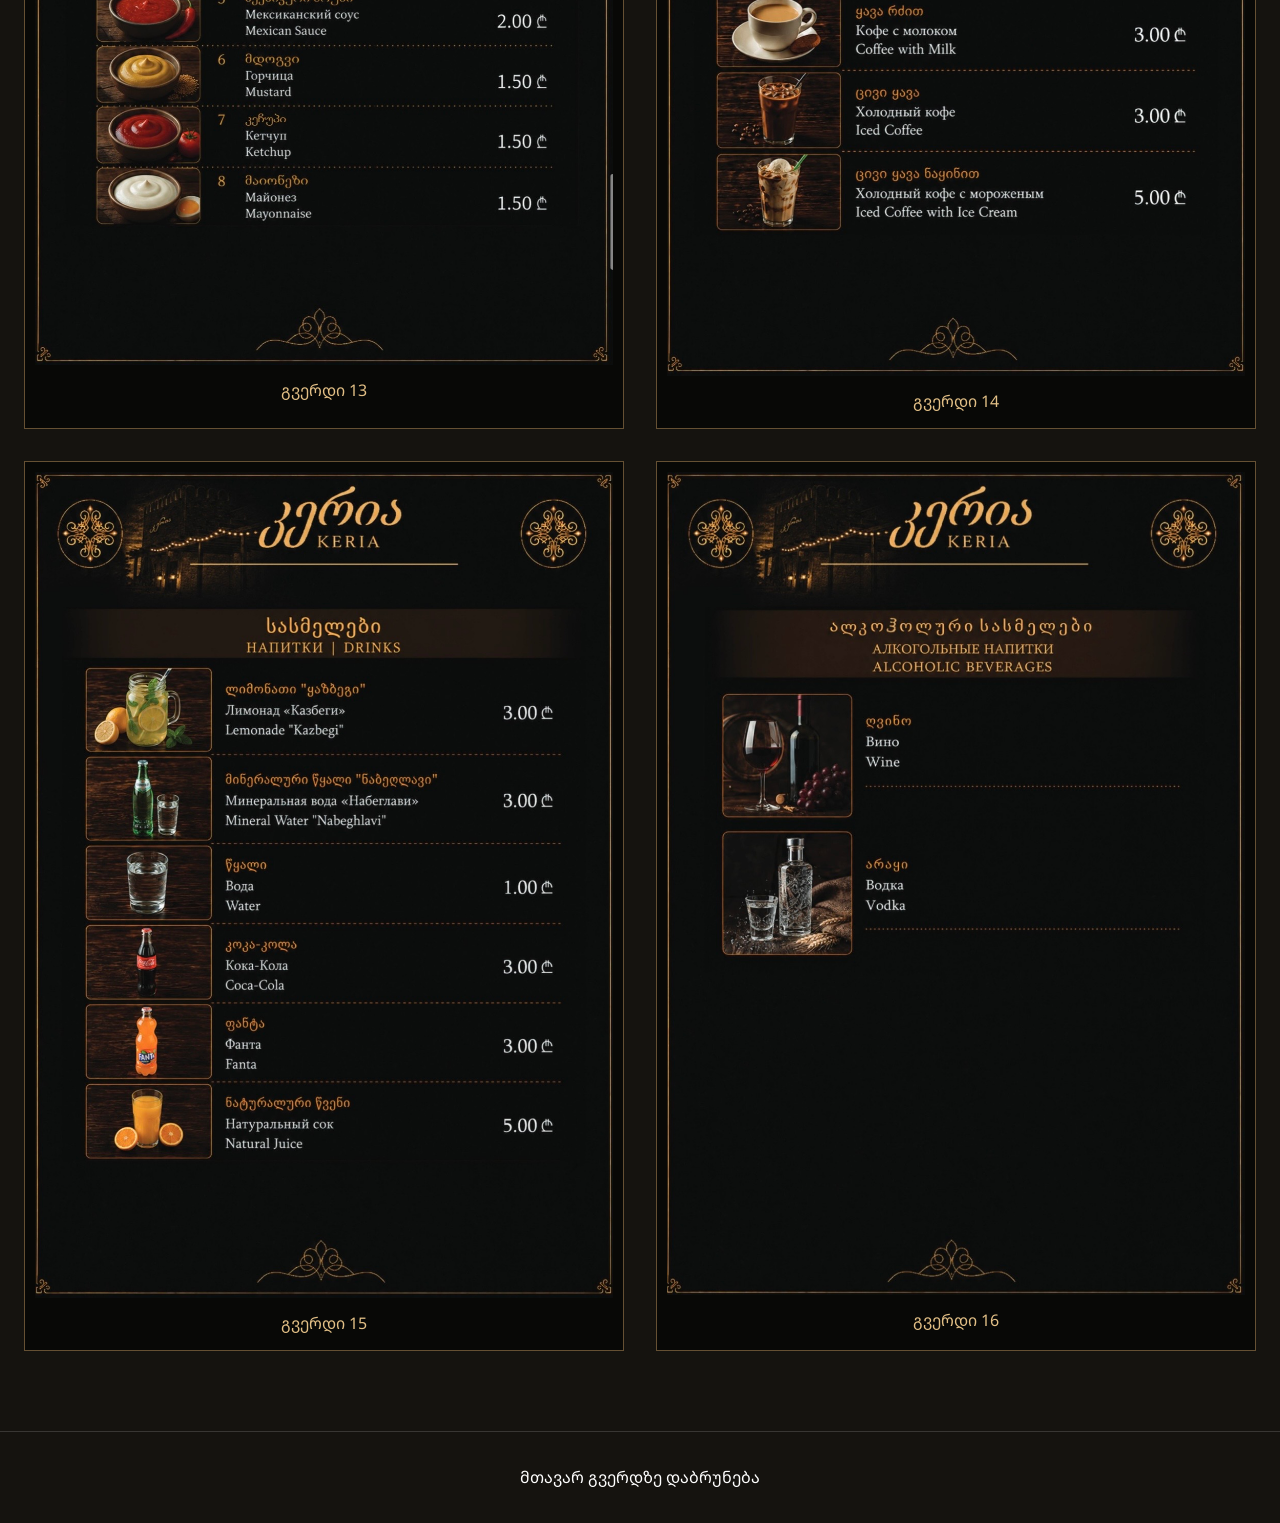
<file: menu.html>
<!doctype html>
<html lang="ka">
<head>
  <meta charset="utf-8">
  <meta name="viewport" content="width=device-width, initial-scale=1">
  <title>რესტორან „კერიას“ მენიუ | გორი</title>
  <meta name="description" content="დაათვალიერეთ გორში მდებარე რესტორან „კერიას“ სრული 16-გვერდიანი მენიუ ქართულ, ინგლისურ და რუსულ ენებზე.">
  <meta name="robots" content="index, follow">
  <meta name="theme-color" content="#15130f">
  <link rel="canonical" href="https://keriagori.ge/menu">
  <link rel="alternate" hreflang="ka" href="https://keriagori.ge/menu">
  <link rel="alternate" hreflang="en" href="https://keriagori.ge/en/menu">
  <link rel="alternate" hreflang="ru" href="https://keriagori.ge/ru/menu">
  <link rel="alternate" hreflang="x-default" href="https://keriagori.ge/menu">
  <link rel="icon" type="image/png" sizes="32x32" href="images/logo/favicon-32x32.png">
  <link rel="apple-touch-icon" sizes="180x180" href="images/logo/apple-touch-icon.png">
  <link rel="manifest" href="site.webmanifest">
  <meta property="og:type" content="website">
  <meta property="og:locale" content="ka_GE">
  <meta property="og:locale:alternate" content="en_GB">
  <meta property="og:locale:alternate" content="ru_RU">
  <meta property="og:site_name" content="რესტორანი კერია">
  <meta property="og:title" content="რესტორან „კერიას“ მენიუ | გორი">
  <meta property="og:description" content="რესტორან „კერიას“ სრული 16-გვერდიანი მენიუ.">
  <meta property="og:url" content="https://keriagori.ge/menu">
  <meta property="og:image" content="https://keriagori.ge/images/social/og-image-1200x630.jpg">
  <meta property="og:image:width" content="1200">
  <meta property="og:image:height" content="630">
  <meta property="og:image:alt" content="რესტორან „კერიას“ ლოგო და შენობა საღამოს">
  <meta name="twitter:card" content="summary_large_image">
  <meta name="twitter:title" content="რესტორან „კერიას“ მენიუ | გორი">
  <meta name="twitter:description" content="რესტორან „კერიას“ სრული 16-გვერდიანი მენიუ.">
  <meta name="twitter:image" content="https://keriagori.ge/images/social/og-image-1200x630.jpg">
  <meta name="twitter:image:alt" content="რესტორან „კერიას“ ლოგო და შენობა საღამოს">
  <link rel="stylesheet" href="style/style.css">
</head>
<body class="standalone-menu">
  <a class="skip-link" href="#pages">მენიუს გვერდებზე გადასვლა</a>
  <header class="standalone-header">
    <div class="container">
      <div class="standalone-language-row">
        <a href="index.html">← მთავარ გვერდზე დაბრუნება</a>
        <div class="language-switcher" role="group" aria-label="ენის არჩევა">
          <a class="language-option" href="/menu" lang="ka" hreflang="ka" aria-current="page" aria-label="ქართული"><svg class="language-flag" viewBox="0 0 24 16" aria-hidden="true"><rect width="24" height="16" fill="#fff"/><path d="M10 0h4v16h-4zM0 6h24v4H0zM4 2h1v3H4zM3 3h3v1H3zM19 2h1v3h-1zM18 3h3v1h-3zM4 11h1v3H4zM3 12h3v1H3zM19 11h1v3h-1zM18 12h3v1h-3z" fill="#ff1f2d"/></svg><span aria-hidden="true">KA</span></a>
          <a class="language-option" href="/en/menu" lang="en" hreflang="en" aria-label="English"><svg class="language-flag" viewBox="0 0 24 16" aria-hidden="true"><rect width="24" height="16" fill="#173f8a"/><path d="M0 0l24 16M24 0L0 16" stroke="#fff" stroke-width="4"/><path d="M0 0l24 16M24 0L0 16" stroke="#d51f35" stroke-width="2"/><path d="M12 0v16M0 8h24" stroke="#fff" stroke-width="5"/><path d="M12 0v16M0 8h24" stroke="#d51f35" stroke-width="3"/></svg><span aria-hidden="true">EN</span></a>
          <a class="language-option" href="/ru/menu" lang="ru" hreflang="ru" aria-label="Русский"><svg class="language-flag" viewBox="0 0 24 16" aria-hidden="true"><rect width="24" height="16" fill="#fff"/><path d="M0 5.33h24v5.34H0z" fill="#1c57a7"/><path d="M0 10.67h24V16H0z" fill="#d52b3f"/></svg><span aria-hidden="true">RU</span></a>
        </div>
      </div>
      <picture><source srcset="images/logo/keria-logo-256.webp 256w, images/logo/keria-logo-512.webp 512w" sizes="10rem" type="image/webp"><img src="images/logo/keria-logo.png" width="2048" height="768" alt="კერია"></picture><p class="label">16 გვერდი</p><h1>მენიუ</h1>
    </div>
  </header>
  <main class="container standalone-grid" id="pages">
      <figure class="standalone-page">
        <img src="images/menu/menu-01-civi-kerdzebi.jpeg" width="628" height="903" decoding="async" alt="რესტორან „კერიას“ მენიუ — ცივი კერძები, გვერდი 1">
        <figcaption>გვერდი 1</figcaption>
      </figure>
      <figure class="standalone-page">
        <img src="images/menu/menu-02-civi-kerdzebi.jpeg" width="1121" height="1607" loading="lazy" decoding="async" alt="რესტორან „კერიას“ მენიუ — ცივი კერძები, გვერდი 2">
        <figcaption>გვერდი 2</figcaption>
      </figure>
      <figure class="standalone-page">
        <img src="images/menu/menu-03-salatebi.jpeg" width="1133" height="1613" loading="lazy" decoding="async" alt="რესტორან „კერიას“ მენიუ — სალათები, გვერდი 3">
        <figcaption>გვერდი 3</figcaption>
      </figure>
      <figure class="standalone-page">
        <img src="images/menu/menu-04-khinkali.jpeg" width="1125" height="1599" loading="lazy" decoding="async" alt="რესტორან „კერიას“ მენიუ — ხინკალი, გვერდი 4">
        <figcaption>გვერდი 4</figcaption>
      </figure>
      <figure class="standalone-page">
        <img src="images/menu/menu-05-tsomeuli.jpeg" width="1142" height="1617" loading="lazy" decoding="async" alt="რესტორან „კერიას“ მენიუ — ცომეული, გვერდი 5">
        <figcaption>გვერდი 5</figcaption>
      </figure>
      <figure class="standalone-page">
        <img src="images/menu/menu-06-tsomeuli.jpeg" width="1127" height="1609" loading="lazy" decoding="async" alt="რესტორან „კერიას“ მენიუ — ცომეული, გვერდი 6">
        <figcaption>გვერდი 6</figcaption>
      </figure>
      <figure class="standalone-page">
        <img src="images/menu/menu-07-tskheli-kerdzebi.jpeg" width="1130" height="1611" loading="lazy" decoding="async" alt="რესტორან „კერიას“ მენიუ — ცხელი კერძები, გვერდი 7">
        <figcaption>გვერდი 7</figcaption>
      </figure>
      <figure class="standalone-page">
        <img src="images/menu/menu-08-tskheli-kerdzebi.jpeg" width="1126" height="1615" loading="lazy" decoding="async" alt="რესტორან „კერიას“ მენიუ — ცხელი კერძები, გვერდი 8">
        <figcaption>გვერდი 8</figcaption>
      </figure>
      <figure class="standalone-page">
        <img src="images/menu/menu-09-tskheli-kerdzebi.jpeg" width="1130" height="1617" loading="lazy" decoding="async" alt="რესტორან „კერიას“ მენიუ — ცხელი კერძები, გვერდი 9">
        <figcaption>გვერდი 9</figcaption>
      </figure>
      <figure class="standalone-page">
        <img src="images/menu/menu-10-tevzis-kerdzebi.jpeg" width="1135" height="1609" loading="lazy" decoding="async" alt="რესტორან „კერიას“ მენიუ — თევზის კერძები, გვერდი 10">
        <figcaption>გვერდი 10</figcaption>
      </figure>
      <figure class="standalone-page">
        <img src="images/menu/menu-11-khortsis-kerdzebi.jpeg" width="1133" height="1616" loading="lazy" decoding="async" alt="რესტორან „კერიას“ მენიუ — ხორცის კერძები, გვერდი 11">
        <figcaption>გვერდი 11</figcaption>
      </figure>
      <figure class="standalone-page">
        <img src="images/menu/menu-12-garniri-da-deserti.jpeg" width="1131" height="1615" loading="lazy" decoding="async" alt="რესტორან „კერიას“ მენიუ — გარნირი და დესერტი, გვერდი 12">
        <figcaption>გვერდი 12</figcaption>
      </figure>
      <figure class="standalone-page">
        <img src="images/menu/menu-13-sousebi.jpeg" width="1138" height="1614" loading="lazy" decoding="async" alt="რესტორან „კერიას“ მენიუ — სოუსები, გვერდი 13">
        <figcaption>გვერდი 13</figcaption>
      </figure>
      <figure class="standalone-page">
        <img src="images/menu/menu-14-desertebi.jpeg" width="1128" height="1620" loading="lazy" decoding="async" alt="რესტორან „კერიას“ მენიუ — დესერტები, გვერდი 14">
        <figcaption>გვერდი 14</figcaption>
      </figure>
      <figure class="standalone-page">
        <img src="images/menu/menu-15-ualkoholo-sasmelebi.jpeg" width="1128" height="1615" loading="lazy" decoding="async" alt="რესტორან „კერიას“ მენიუ — უალკოჰოლო სასმელები, გვერდი 15">
        <figcaption>გვერდი 15</figcaption>
      </figure>
      <figure class="standalone-page">
        <img src="images/menu/menu-16-alkoholuri-sasmelebi.jpeg" width="1130" height="1611" loading="lazy" decoding="async" alt="რესტორან „კერიას“ მენიუ — ალკოჰოლური სასმელები, გვერდი 16">
        <figcaption>გვერდი 16</figcaption>
      </figure>
  </main>
  <footer class="standalone-footer"><div class="container"><a href="index.html">მთავარ გვერდზე დაბრუნება</a></div></footer>
</body>
</html>
</file>
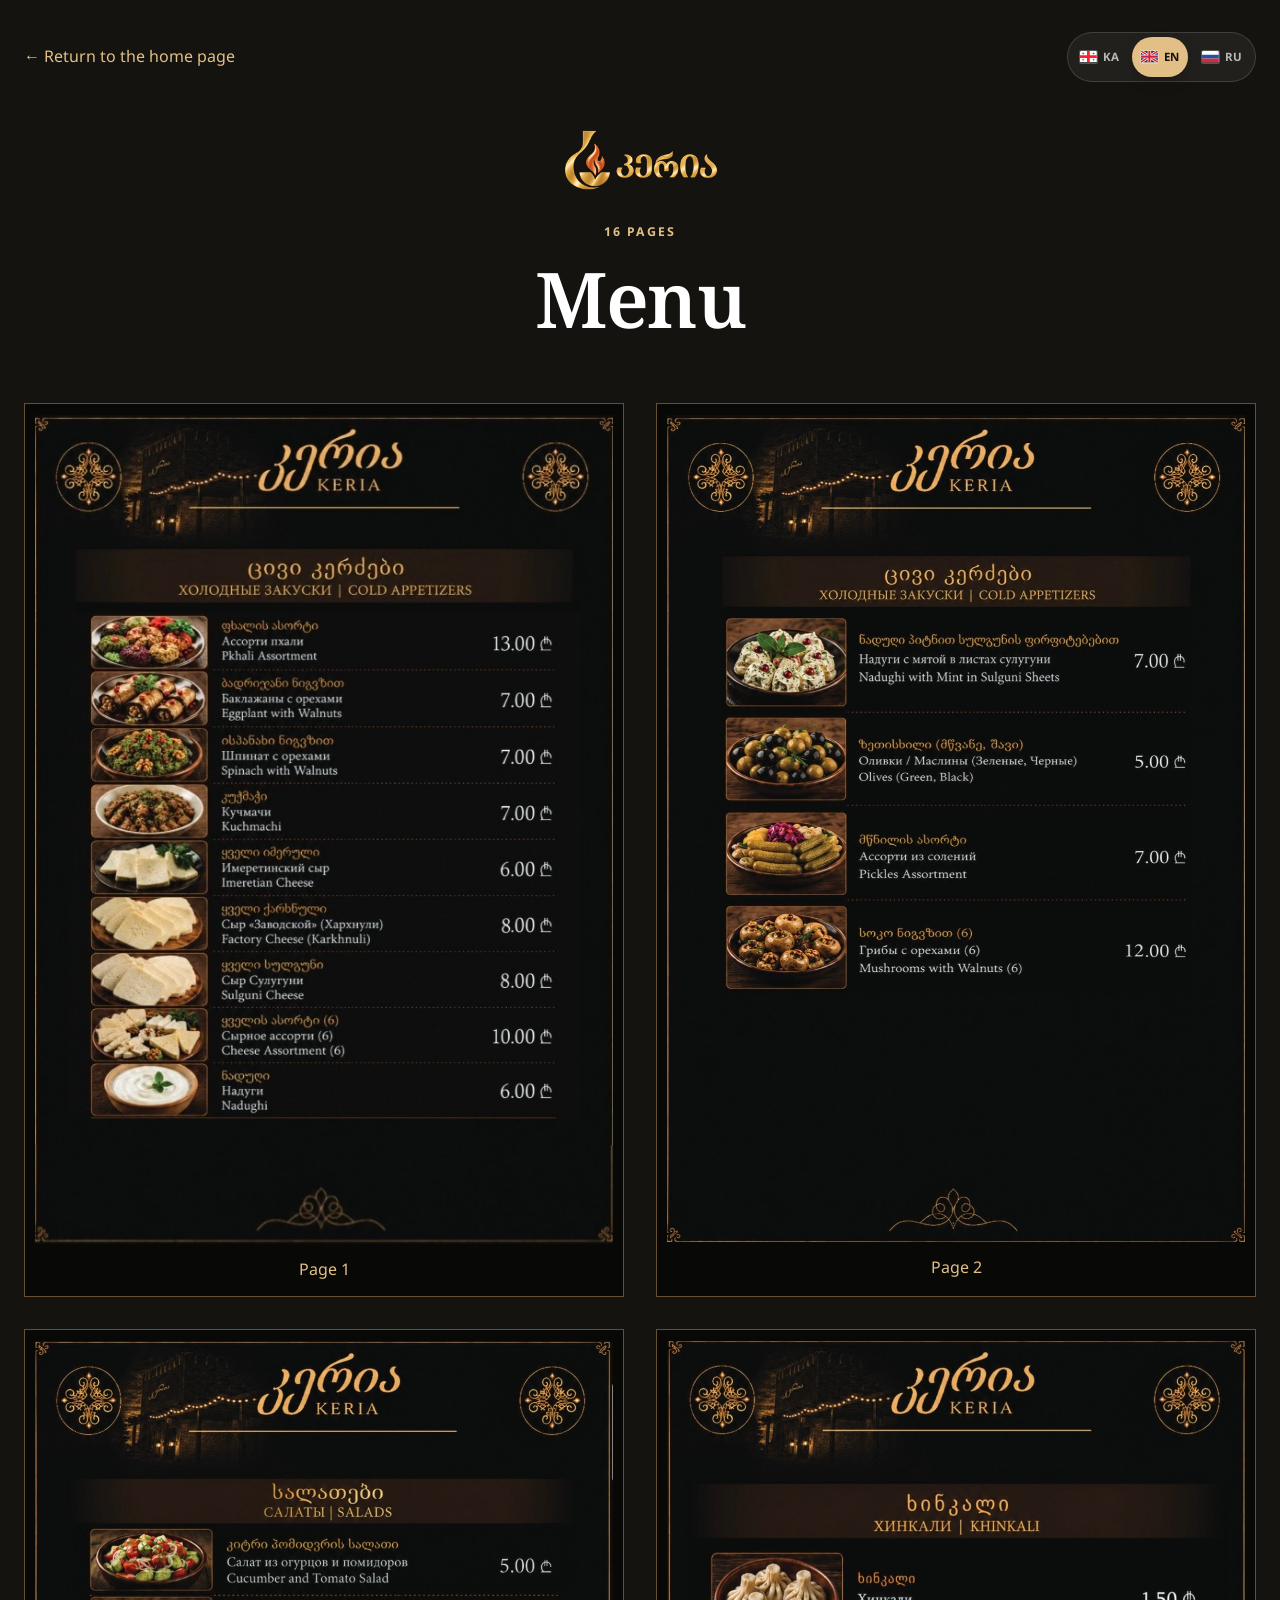
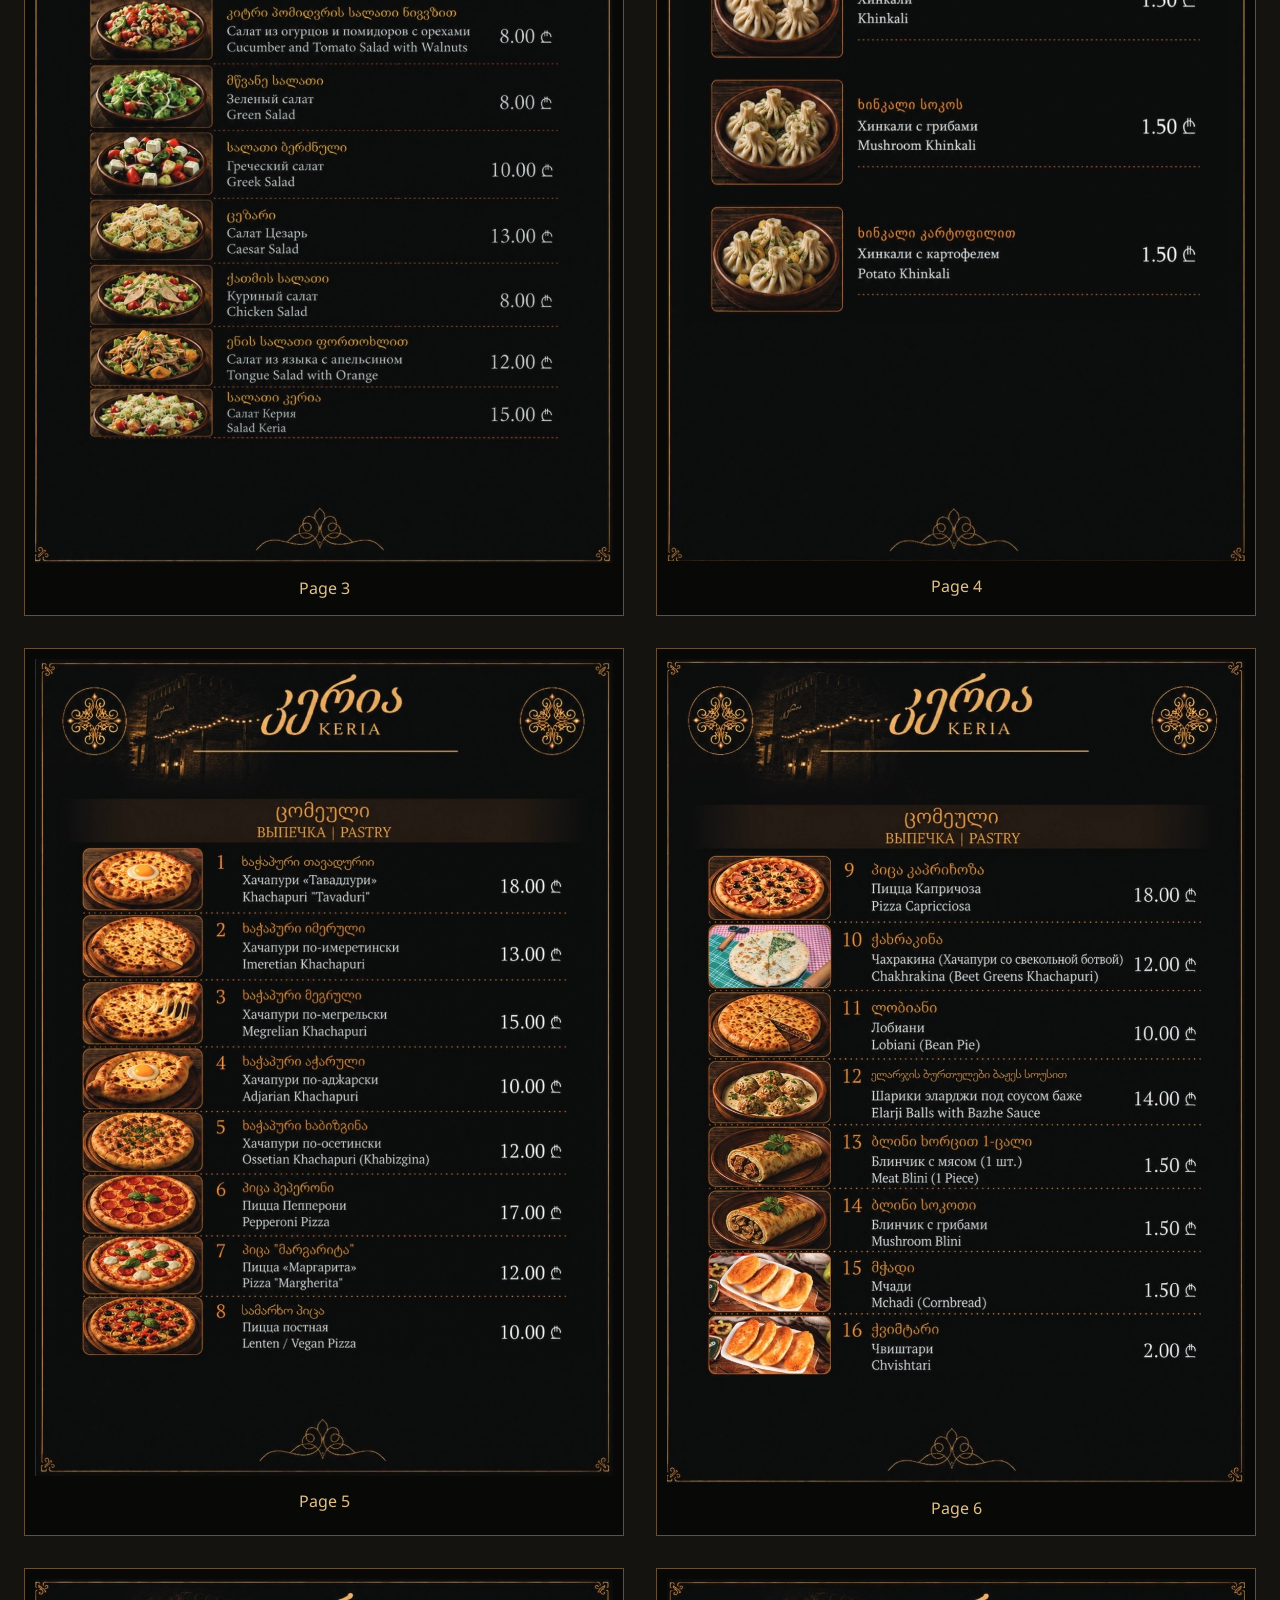
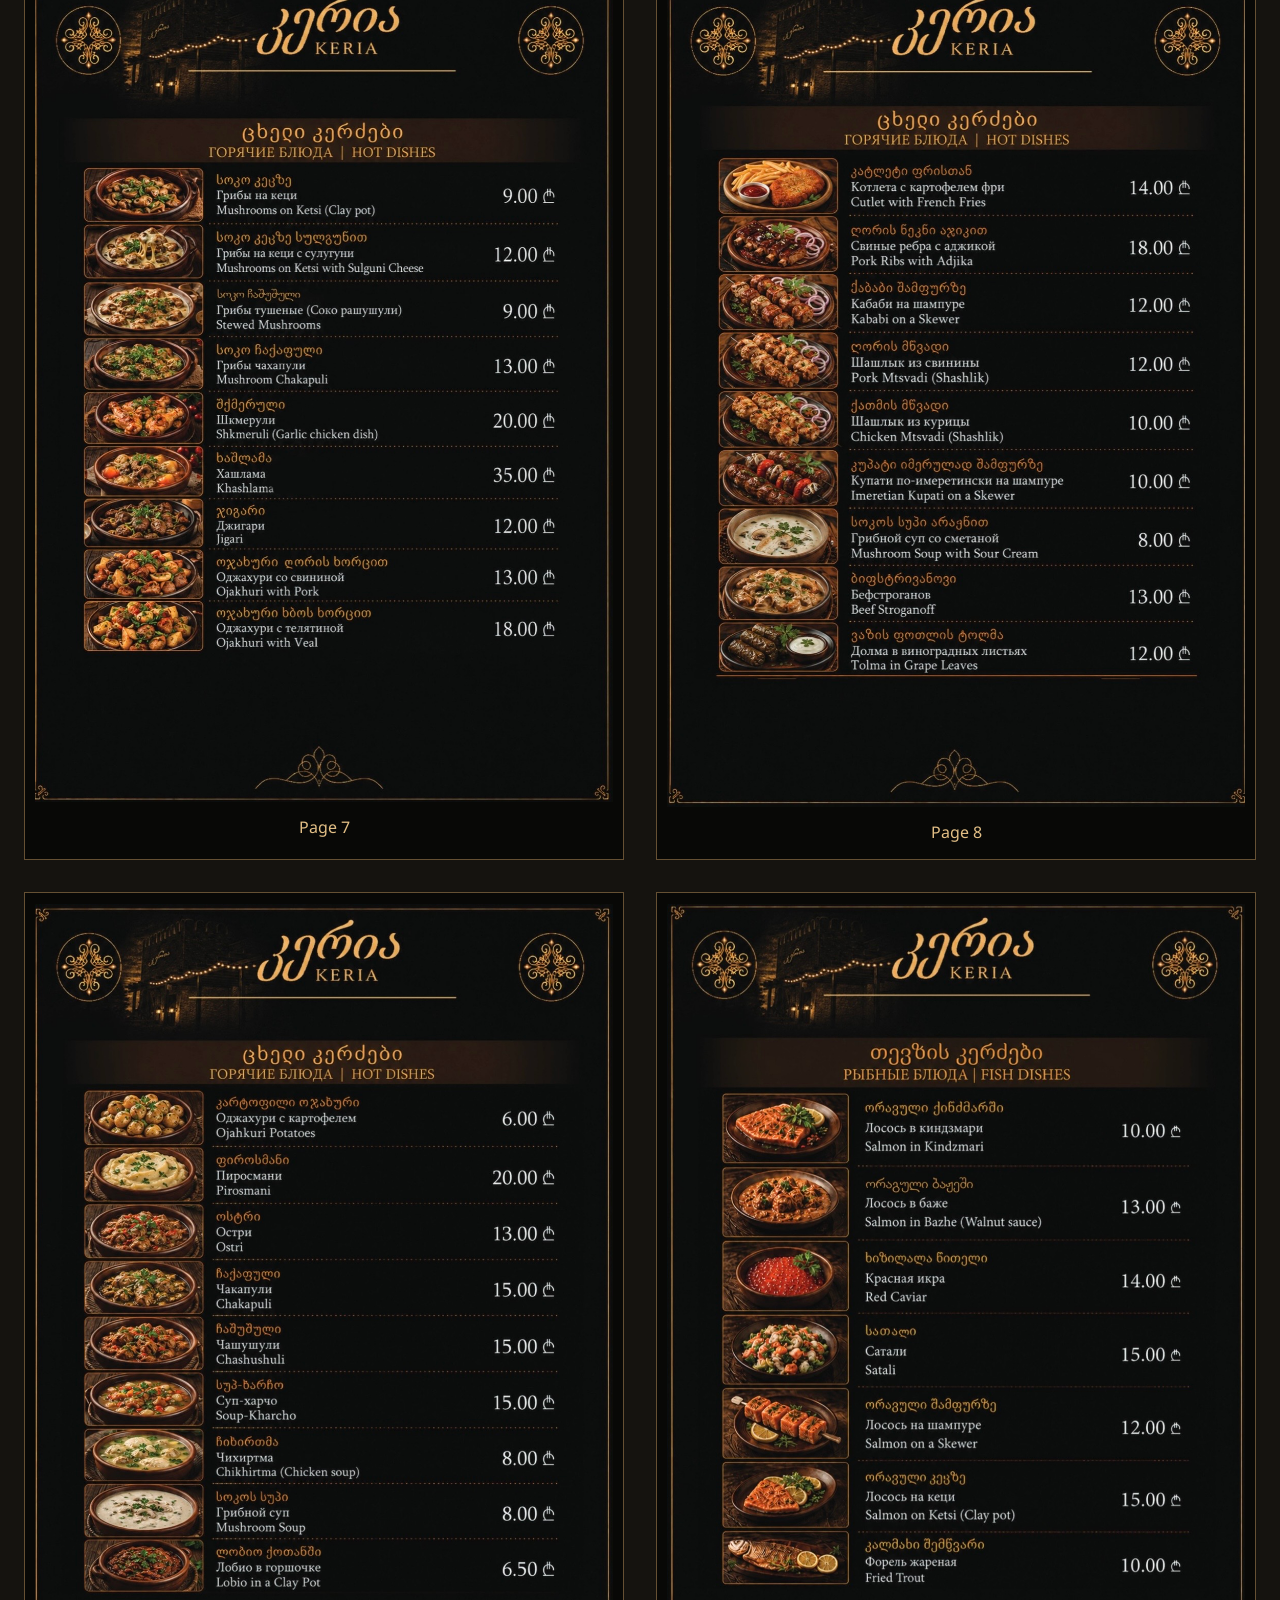
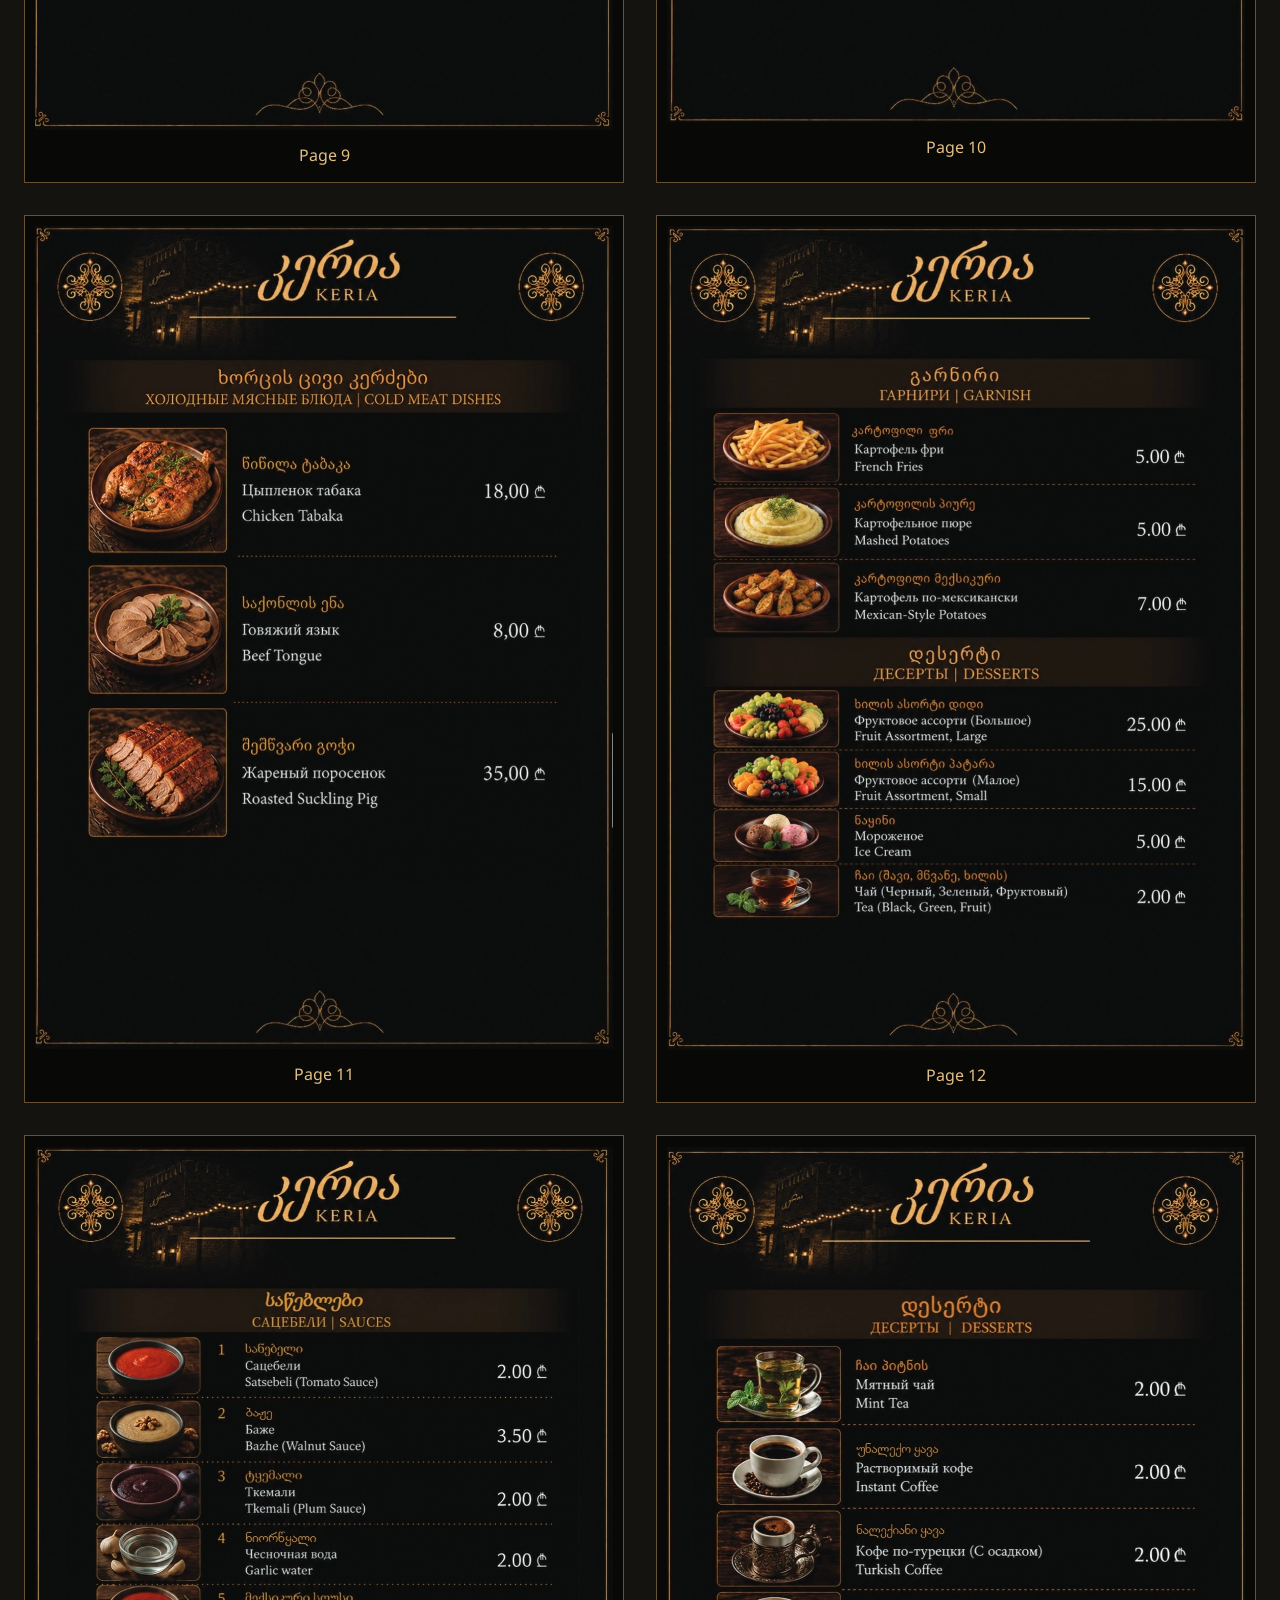
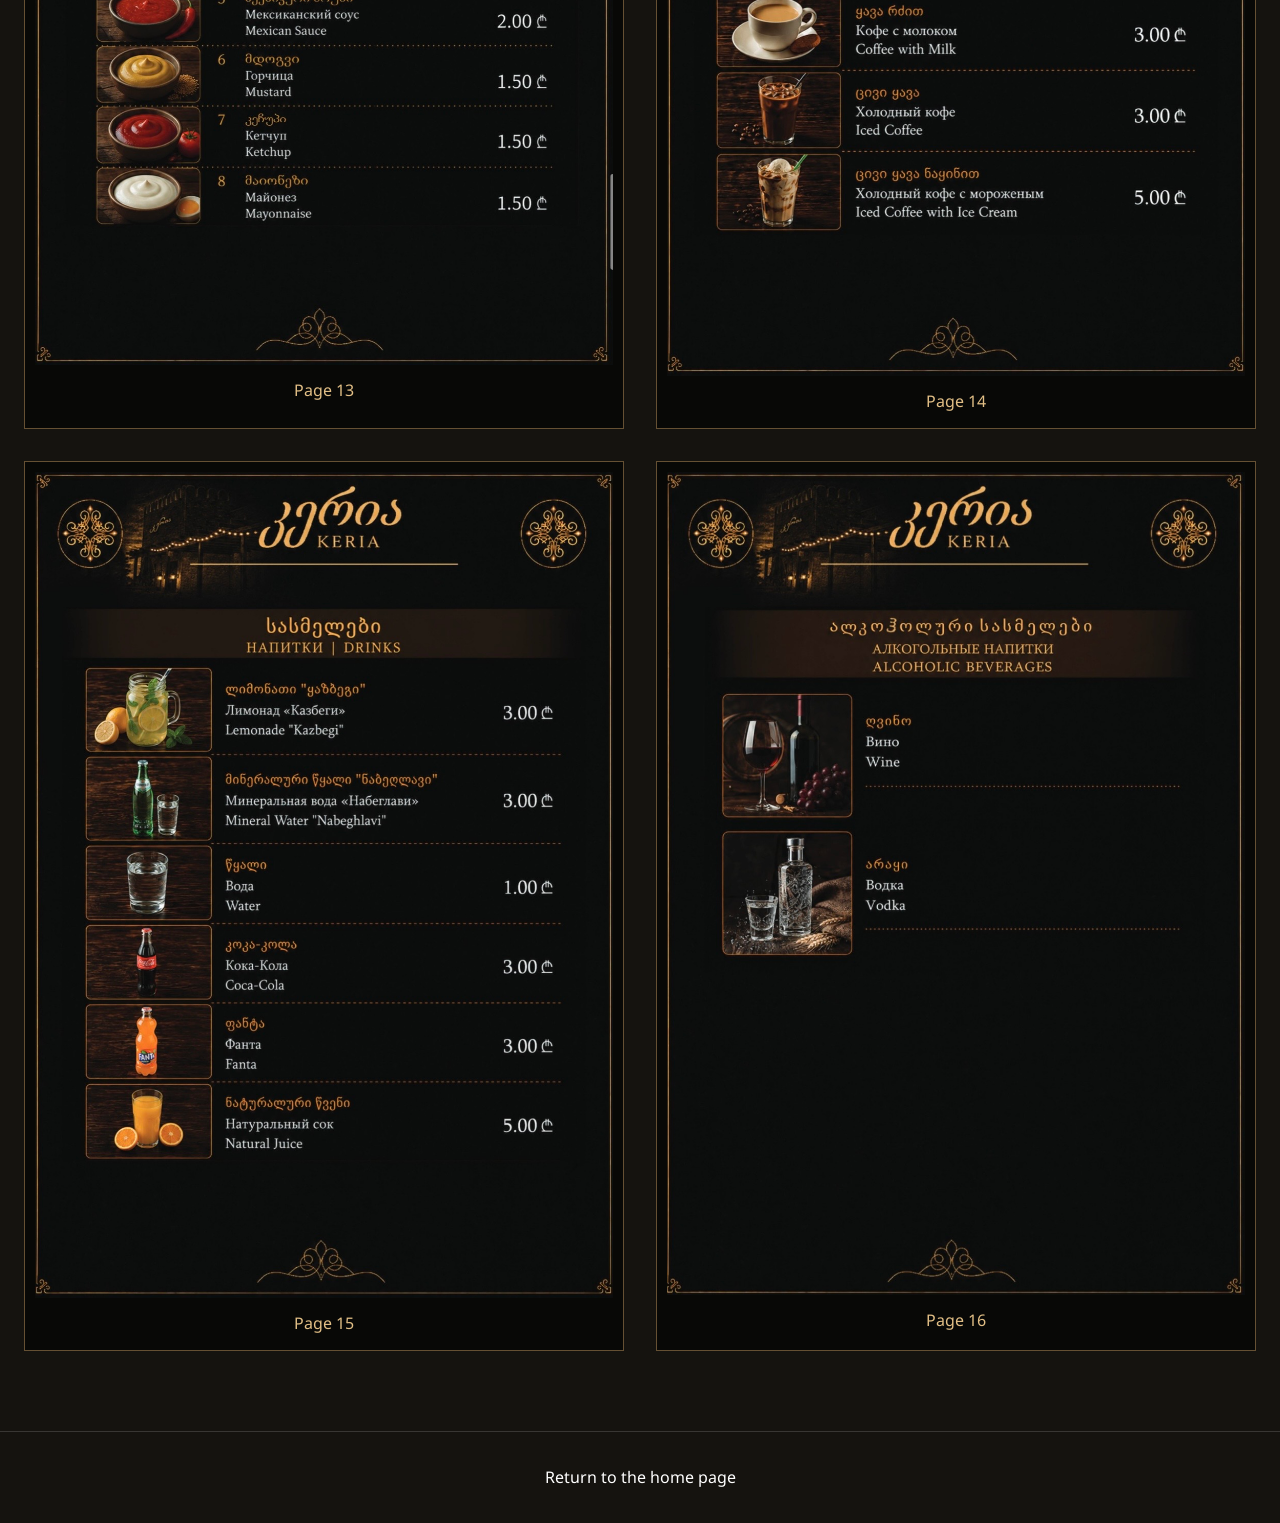
<file: en/menu.html>
<!doctype html>
<html lang="en">
  <head>
    <meta charset="utf-8">
    <meta name="viewport" content="width=device-width, initial-scale=1">
    <title>Keria Restaurant Menu | Gori, Georgia</title>
    <meta
      name="description"
      content="Browse the complete 16-page menu for Keria Restaurant in Gori, Georgia, available in Georgian, English, and Russian.">
    <meta name="robots" content="index, follow">
    <meta name="theme-color" content="#15130f">
    <link rel="canonical" href="https://keriagori.ge/en/menu">
    <link rel="alternate" hreflang="ka" href="https://keriagori.ge/menu">
    <link
      rel="alternate"
      hreflang="en"
      href="https://keriagori.ge/en/menu">
    <link
      rel="alternate"
      hreflang="ru"
      href="https://keriagori.ge/ru/menu">
    <link
      rel="alternate"
      hreflang="x-default"
      href="https://keriagori.ge/menu">
    <link
      rel="icon"
      type="image/png"
      sizes="32x32"
      href="../images/logo/favicon-32x32.png">
    <link
      rel="apple-touch-icon"
      sizes="180x180"
      href="../images/logo/apple-touch-icon.png">
    <link rel="manifest" href="../site.webmanifest">
    <meta property="og:type" content="website">
    <meta property="og:locale" content="en_GB">
    <meta property="og:locale:alternate" content="ka_GE">
    <meta property="og:locale:alternate" content="ru_RU">
    <meta property="og:site_name" content="Keria Restaurant">
    <meta property="og:title" content="Keria Restaurant Menu | Gori, Georgia">
    <meta property="og:description" content="The complete 16-page menu for Keria Restaurant.">
    <meta property="og:url" content="https://keriagori.ge/en/menu">
    <meta property="og:image" content="https://keriagori.ge/images/social/og-image-1200x630.jpg">
    <meta property="og:image:width" content="1200">
    <meta property="og:image:height" content="630">
    <meta property="og:image:alt" content="Keria Restaurant logo and exterior at dusk">
    <meta name="twitter:card" content="summary_large_image">
    <meta name="twitter:title" content="Keria Restaurant Menu | Gori, Georgia">
    <meta name="twitter:description" content="The complete 16-page menu for Keria Restaurant.">
    <meta name="twitter:image" content="https://keriagori.ge/images/social/og-image-1200x630.jpg">
    <meta name="twitter:image:alt" content="Keria Restaurant logo and exterior at dusk">
    <link rel="stylesheet" href="../style/style.css">
  </head>
  <body class="standalone-menu">
    <a class="skip-link" href="#pages">Skip to menu pages</a>
    <header class="standalone-header">
      <div class="container">
        <div class="standalone-language-row">
          <a href="./">← Return to the home page</a>
          <div
            class="language-switcher"
            role="group"
            aria-label="Choose language"
          >
            <a
              class="language-option"
              href="/menu"
              lang="ka"
              hreflang="ka"
              aria-label="ქართული"
              ><svg
                class="language-flag"
                viewBox="0 0 24 16"
                aria-hidden="true"
              >
                <rect width="24" height="16" fill="#fff" />
                <path
                  d="M10 0h4v16h-4zM0 6h24v4H0zM4 2h1v3H4zM3 3h3v1H3zM19 2h1v3h-1zM18 3h3v1h-3zM4 11h1v3H4zM3 12h3v1H3zM19 11h1v3h-1zM18 12h3v1h-3z"
                  fill="#ff1f2d"
                /></svg
              ><span aria-hidden="true">KA</span></a
            >
            <a
              class="language-option"
              href="/en/menu"
              lang="en"
              hreflang="en"
              aria-current="page"
              aria-label="English"
              ><svg
                class="language-flag"
                viewBox="0 0 24 16"
                aria-hidden="true"
              >
                <rect width="24" height="16" fill="#173f8a" />
                <path d="M0 0l24 16M24 0L0 16" stroke="#fff" stroke-width="4" />
                <path
                  d="M0 0l24 16M24 0L0 16"
                  stroke="#d51f35"
                  stroke-width="2"
                />
                <path d="M12 0v16M0 8h24" stroke="#fff" stroke-width="5" />
                <path
                  d="M12 0v16M0 8h24"
                  stroke="#d51f35"
                  stroke-width="3"
                /></svg
              ><span aria-hidden="true">EN</span></a
            >
            <a
              class="language-option"
              href="/ru/menu"
              lang="ru"
              hreflang="ru"
              aria-label="Русский"
              ><svg
                class="language-flag"
                viewBox="0 0 24 16"
                aria-hidden="true"
              >
                <rect width="24" height="16" fill="#fff" />
                <path d="M0 5.33h24v5.34H0z" fill="#1c57a7" />
                <path d="M0 10.67h24V16H0z" fill="#d52b3f" /></svg
              ><span aria-hidden="true">RU</span></a
            >
          </div>
        </div>
        <picture>
          <source
            srcset="../images/logo/keria-logo-256.webp 256w, ../images/logo/keria-logo-512.webp 512w"
            sizes="10rem"
            type="image/webp">
          <img
            src="../images/logo/keria-logo.png"
            width="2048"
            height="768"
            alt="Keria">
        </picture>
        <p class="label">16 pages</p>
        <h1>Menu</h1>
      </div>
    </header>
    <main class="container standalone-grid" id="pages">
      <figure class="standalone-page">
        <img
          src="../images/menu/menu-01-civi-kerdzebi.jpeg"
          width="628"
          height="903"
          decoding="async"
          alt="Keria Restaurant menu — cold dishes, page 1">
        <figcaption>Page 1</figcaption>
      </figure>
      <figure class="standalone-page">
        <img
          src="../images/menu/menu-02-civi-kerdzebi.jpeg"
          width="1121"
          height="1607"
          loading="lazy"
          decoding="async"
          alt="Keria Restaurant menu — cold dishes, page 2">
        <figcaption>Page 2</figcaption>
      </figure>
      <figure class="standalone-page">
        <img
          src="../images/menu/menu-03-salatebi.jpeg"
          width="1133"
          height="1613"
          loading="lazy"
          decoding="async"
          alt="Keria Restaurant menu — salads, page 3">
        <figcaption>Page 3</figcaption>
      </figure>
      <figure class="standalone-page">
        <img
          src="../images/menu/menu-04-khinkali.jpeg"
          width="1125"
          height="1599"
          loading="lazy"
          decoding="async"
          alt="Keria Restaurant menu — khinkali, page 4">
        <figcaption>Page 4</figcaption>
      </figure>
      <figure class="standalone-page">
        <img
          src="../images/menu/menu-05-tsomeuli.jpeg"
          width="1142"
          height="1617"
          loading="lazy"
          decoding="async"
          alt="Keria Restaurant menu — dough dishes, page 5">
        <figcaption>Page 5</figcaption>
      </figure>
      <figure class="standalone-page">
        <img
          src="../images/menu/menu-06-tsomeuli.jpeg"
          width="1127"
          height="1609"
          loading="lazy"
          decoding="async"
          alt="Keria Restaurant menu — dough dishes, page 6">
        <figcaption>Page 6</figcaption>
      </figure>
      <figure class="standalone-page">
        <img
          src="../images/menu/menu-07-tskheli-kerdzebi.jpeg"
          width="1130"
          height="1611"
          loading="lazy"
          decoding="async"
          alt="Keria Restaurant menu — hot dishes, page 7">
        <figcaption>Page 7</figcaption>
      </figure>
      <figure class="standalone-page">
        <img
          src="../images/menu/menu-08-tskheli-kerdzebi.jpeg"
          width="1126"
          height="1615"
          loading="lazy"
          decoding="async"
          alt="Keria Restaurant menu — hot dishes, page 8">
        <figcaption>Page 8</figcaption>
      </figure>
      <figure class="standalone-page">
        <img
          src="../images/menu/menu-09-tskheli-kerdzebi.jpeg"
          width="1130"
          height="1617"
          loading="lazy"
          decoding="async"
          alt="Keria Restaurant menu — hot dishes, page 9">
        <figcaption>Page 9</figcaption>
      </figure>
      <figure class="standalone-page">
        <img
          src="../images/menu/menu-10-tevzis-kerdzebi.jpeg"
          width="1135"
          height="1609"
          loading="lazy"
          decoding="async"
          alt="Keria Restaurant menu — fish dishes, page 10">
        <figcaption>Page 10</figcaption>
      </figure>
      <figure class="standalone-page">
        <img
          src="../images/menu/menu-11-khortsis-kerdzebi.jpeg"
          width="1133"
          height="1616"
          loading="lazy"
          decoding="async"
          alt="Keria Restaurant menu — meat dishes, page 11">
        <figcaption>Page 11</figcaption>
      </figure>
      <figure class="standalone-page">
        <img
          src="../images/menu/menu-12-garniri-da-deserti.jpeg"
          width="1131"
          height="1615"
          loading="lazy"
          decoding="async"
          alt="Keria Restaurant menu — side dishes and dessert, page 12">
        <figcaption>Page 12</figcaption>
      </figure>
      <figure class="standalone-page">
        <img
          src="../images/menu/menu-13-sousebi.jpeg"
          width="1138"
          height="1614"
          loading="lazy"
          decoding="async"
          alt="Keria Restaurant menu — sauces, page 13">
        <figcaption>Page 13</figcaption>
      </figure>
      <figure class="standalone-page">
        <img
          src="../images/menu/menu-14-desertebi.jpeg"
          width="1128"
          height="1620"
          loading="lazy"
          decoding="async"
          alt="Keria Restaurant menu — desserts, page 14">
        <figcaption>Page 14</figcaption>
      </figure>
      <figure class="standalone-page">
        <img
          src="../images/menu/menu-15-ualkoholo-sasmelebi.jpeg"
          width="1128"
          height="1615"
          loading="lazy"
          decoding="async"
          alt="Keria Restaurant menu — non-alcoholic drinks, page 15">
        <figcaption>Page 15</figcaption>
      </figure>
      <figure class="standalone-page">
        <img
          src="../images/menu/menu-16-alkoholuri-sasmelebi.jpeg"
          width="1130"
          height="1611"
          loading="lazy"
          decoding="async"
          alt="Keria Restaurant menu — alcoholic drinks, page 16">
        <figcaption>Page 16</figcaption>
      </figure>
    </main>
    <footer class="standalone-footer">
      <div class="container"><a href="./">Return to the home page</a></div>
    </footer>
  </body>
</html>
</file>
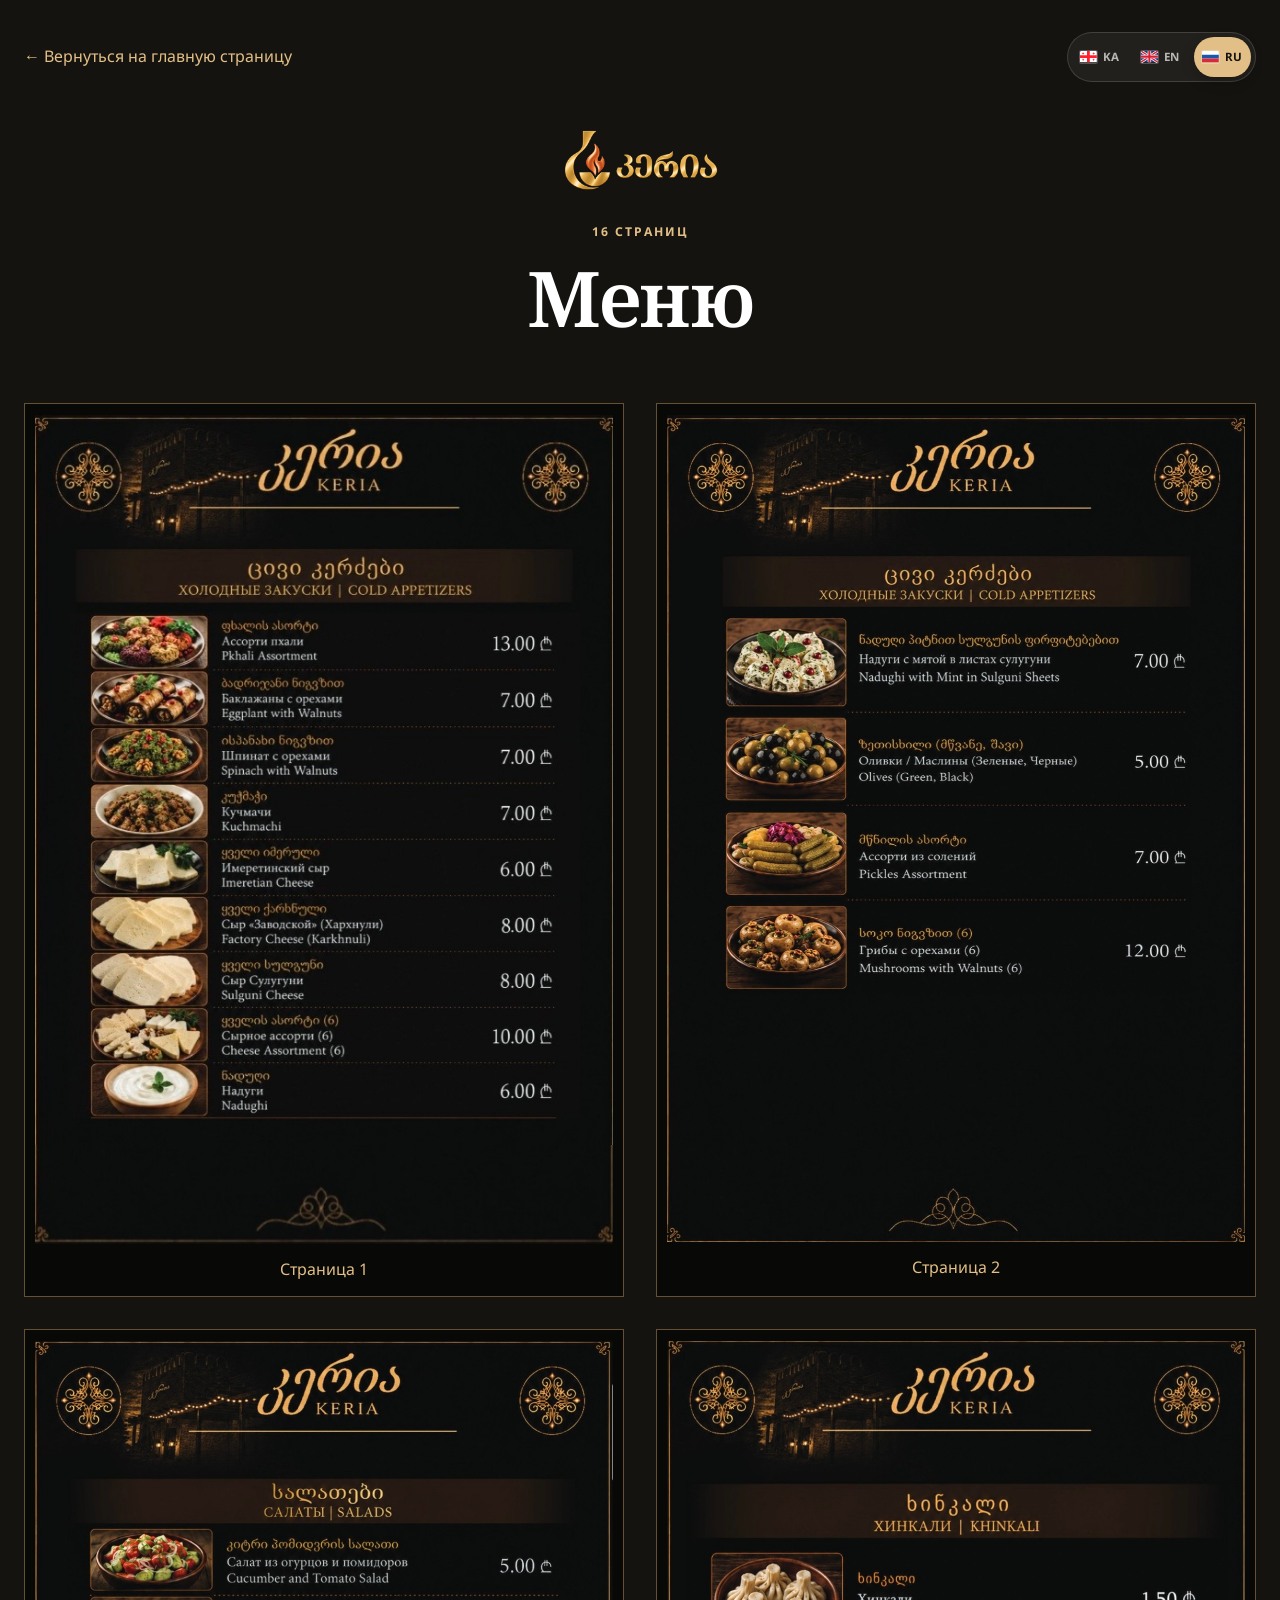
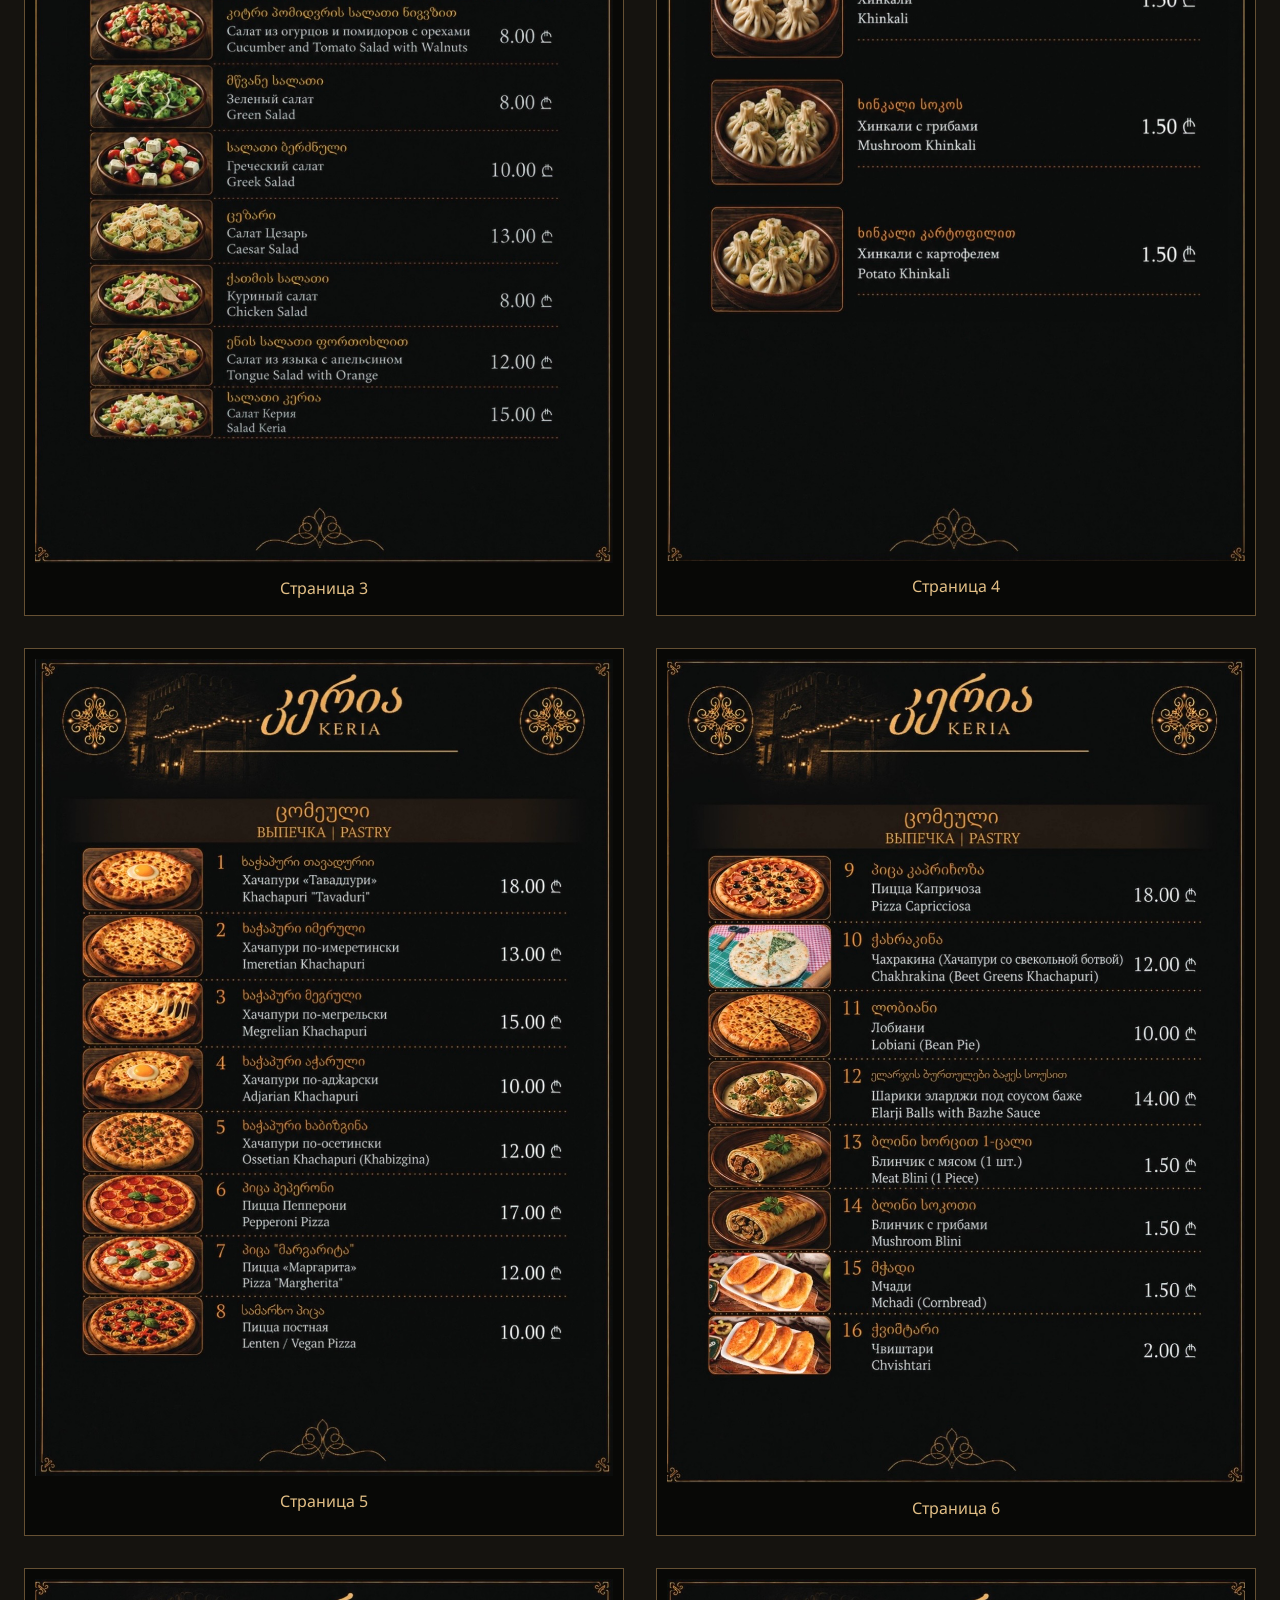
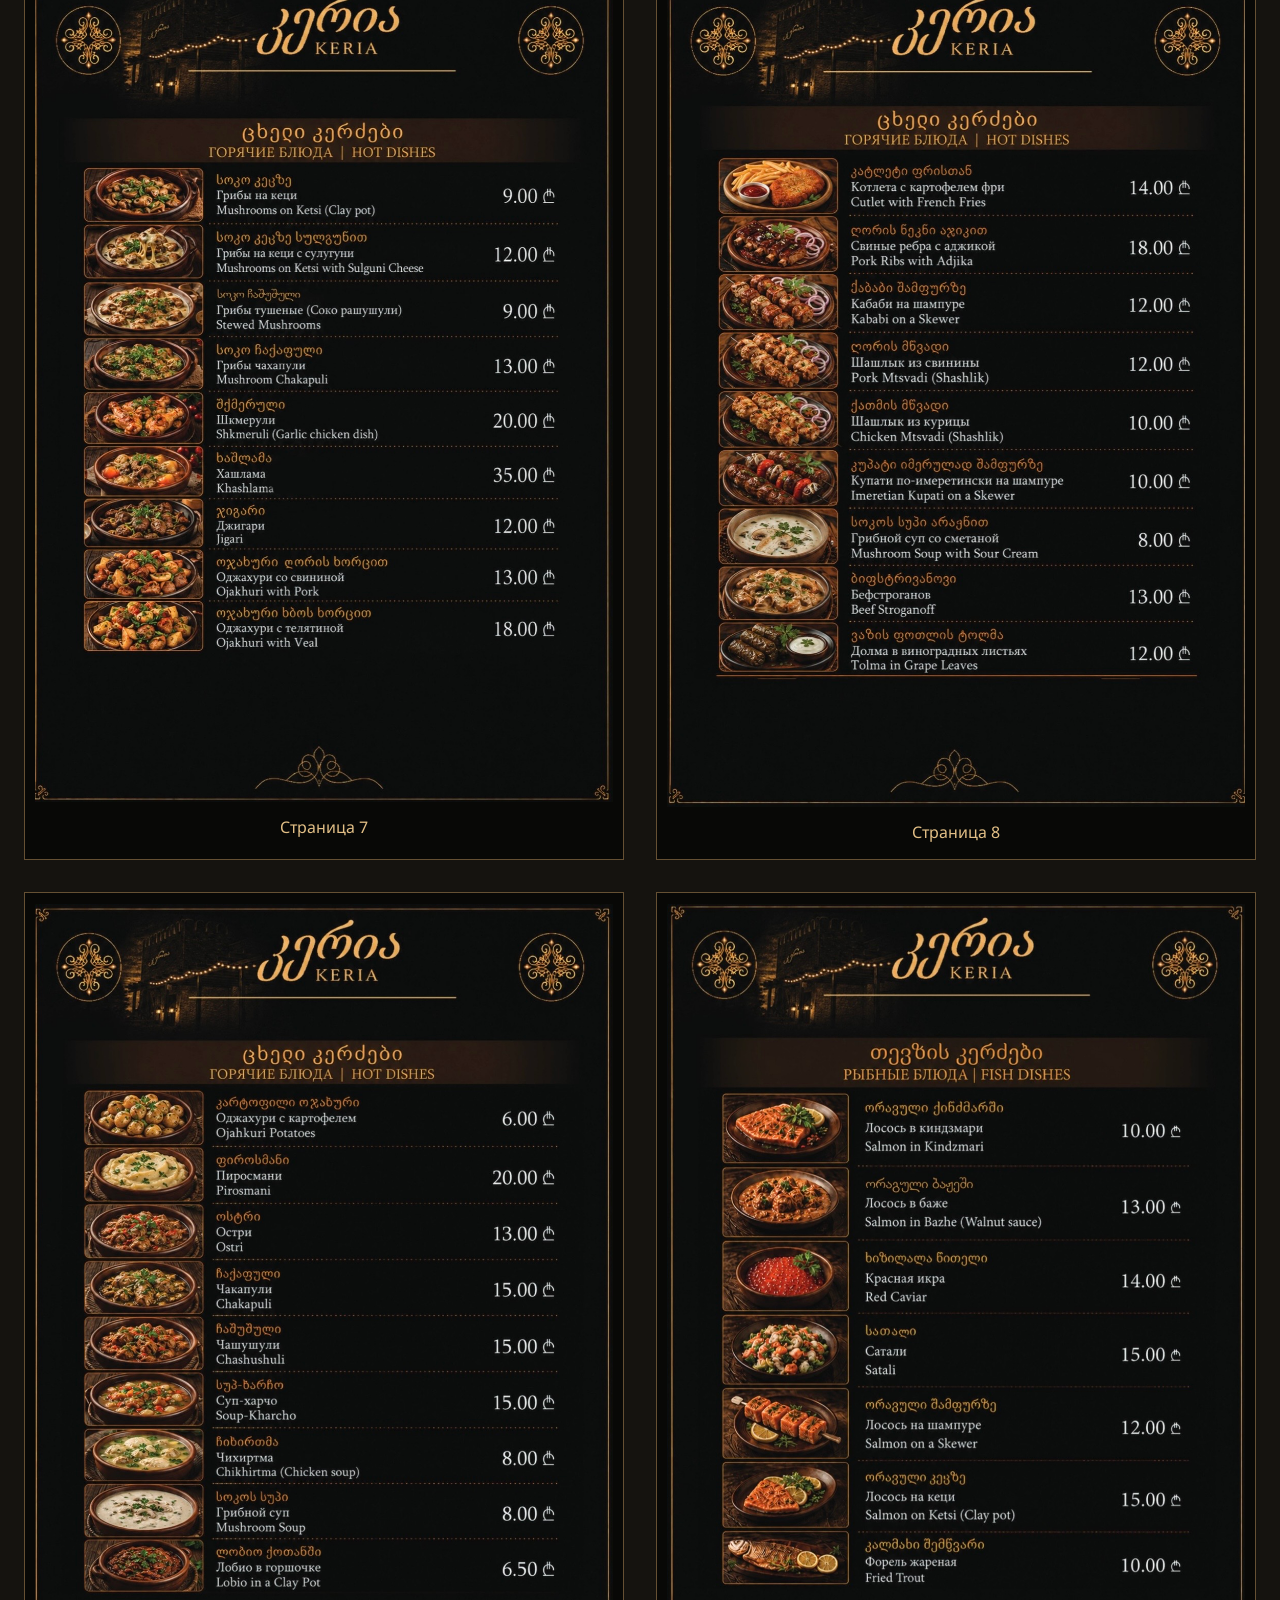
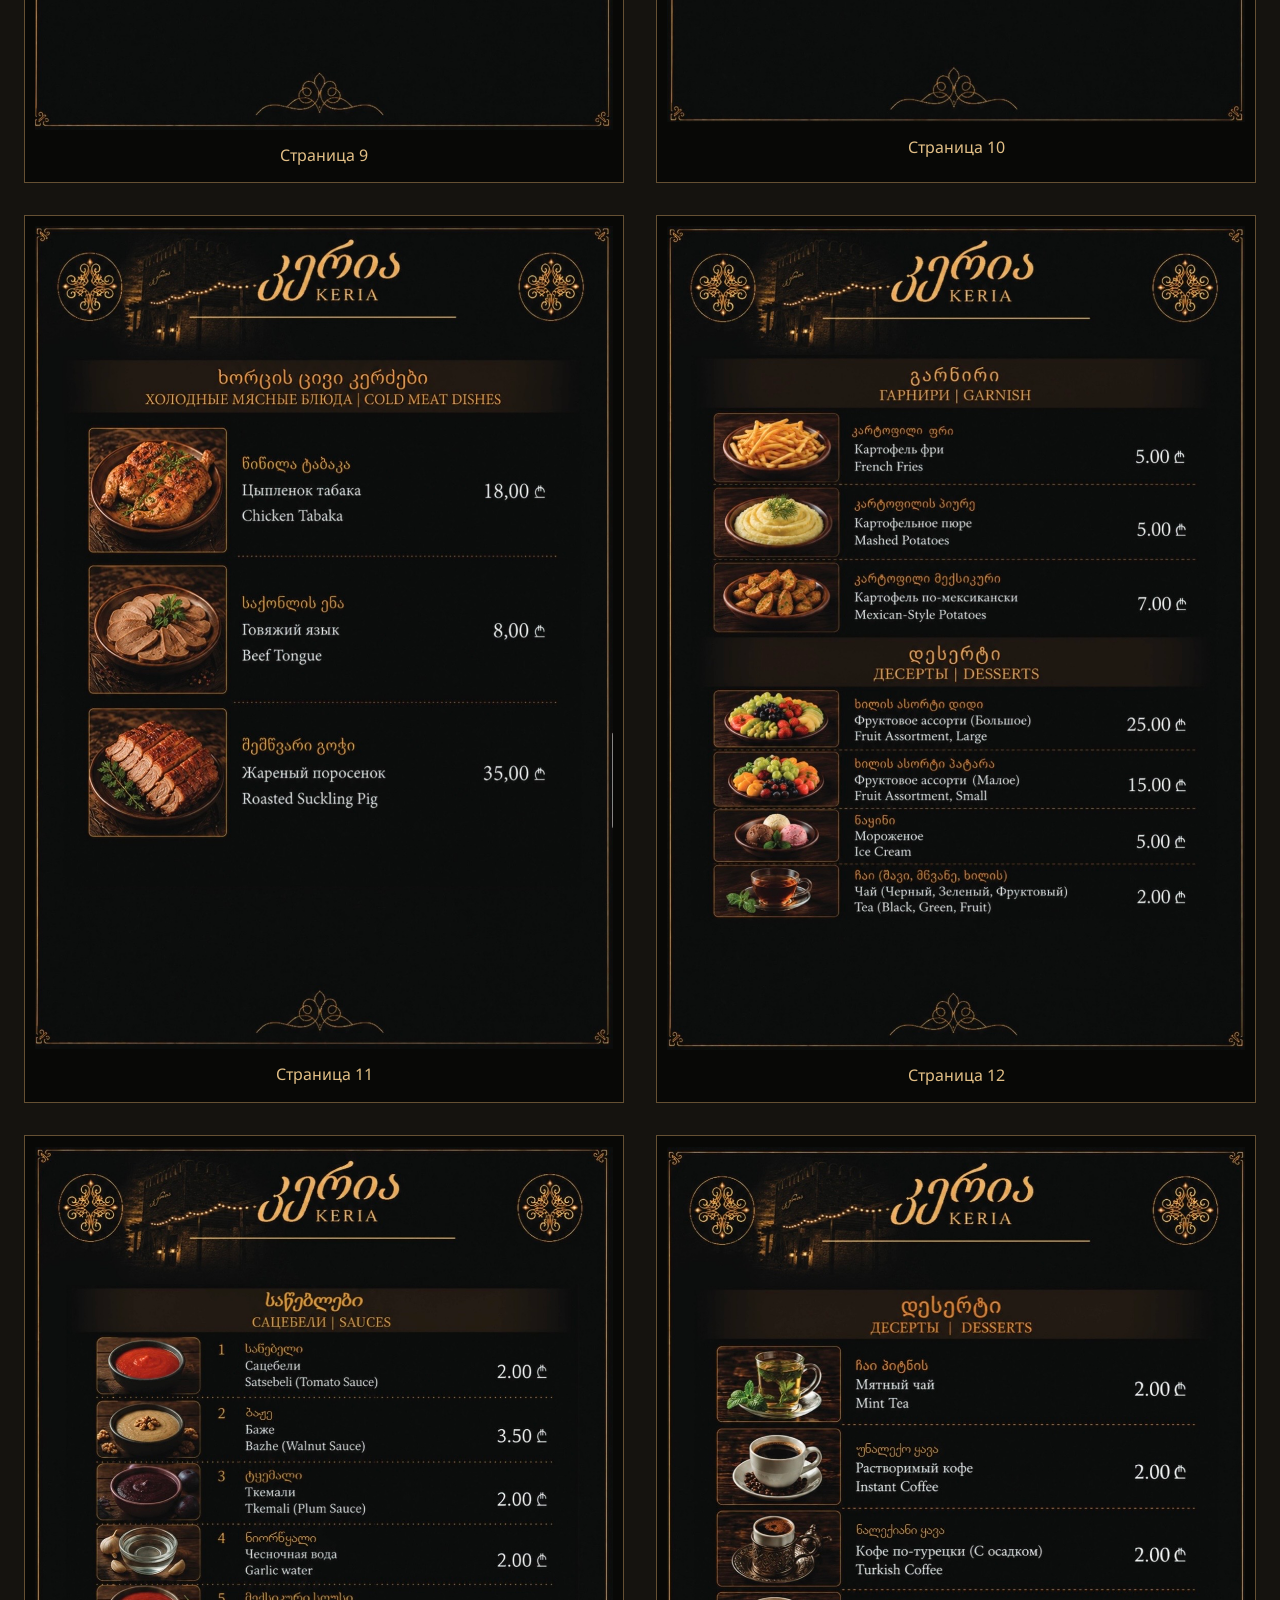
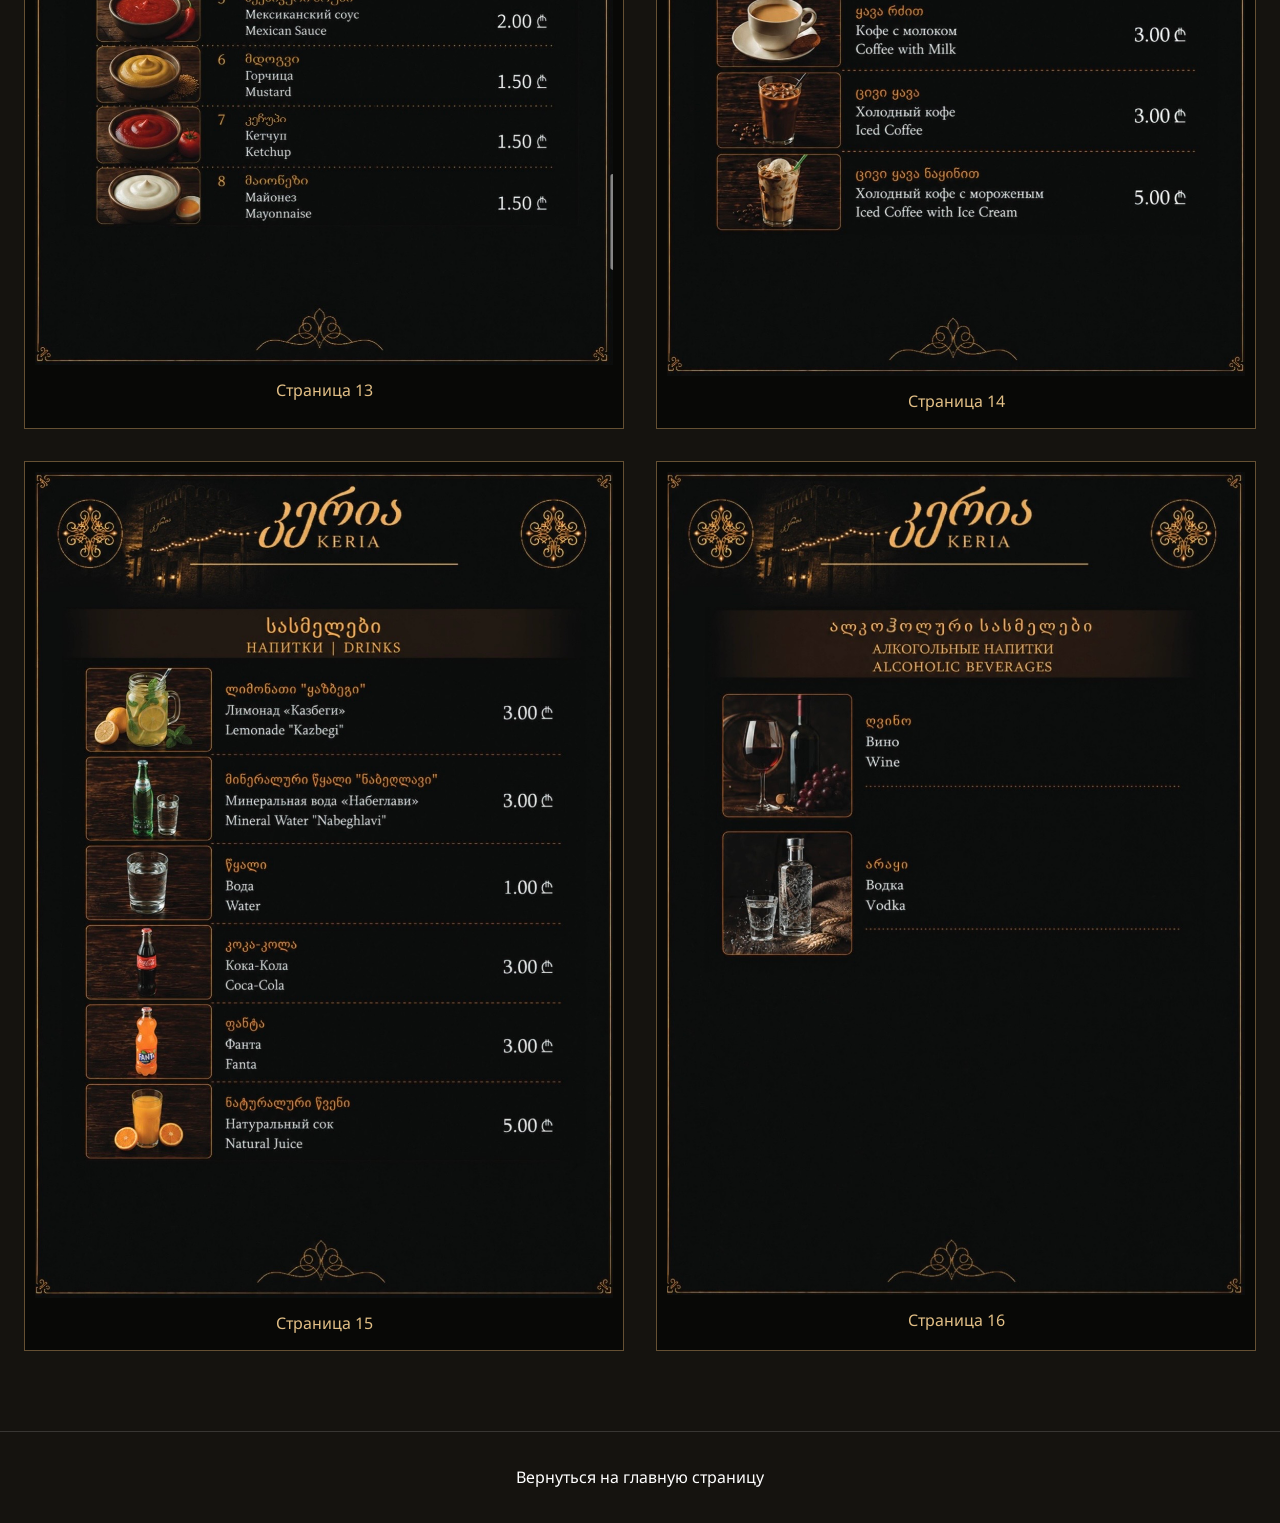
<file: ru/menu.html>
<!doctype html>
<html lang="ru">
  <head>
    <meta charset="utf-8">
    <meta name="viewport" content="width=device-width, initial-scale=1">
    <title>Меню ресторана «Керия» | Гори</title>
    <meta
      name="description"
      content="Полное 16-страничное меню ресторана «Керия» в Гори на грузинском, английском и русском языках.">
    <meta name="robots" content="index, follow">
    <meta name="theme-color" content="#15130f">
    <link rel="canonical" href="https://keriagori.ge/ru/menu">
    <link rel="alternate" hreflang="ka" href="https://keriagori.ge/menu">
    <link
      rel="alternate"
      hreflang="en"
      href="https://keriagori.ge/en/menu">
    <link
      rel="alternate"
      hreflang="ru"
      href="https://keriagori.ge/ru/menu">
    <link
      rel="alternate"
      hreflang="x-default"
      href="https://keriagori.ge/menu">
    <link
      rel="icon"
      type="image/png"
      sizes="32x32"
      href="../images/logo/favicon-32x32.png">
    <link
      rel="apple-touch-icon"
      sizes="180x180"
      href="../images/logo/apple-touch-icon.png">
    <link rel="manifest" href="../site.webmanifest">
    <meta property="og:type" content="website">
    <meta property="og:locale" content="ru_RU">
    <meta property="og:locale:alternate" content="ka_GE">
    <meta property="og:locale:alternate" content="en_GB">
    <meta property="og:site_name" content="Ресторан «Керия»">
    <meta property="og:title" content="Меню ресторана «Керия» | Гори">
    <meta property="og:description" content="Полное 16-страничное меню ресторана «Керия».">
    <meta property="og:url" content="https://keriagori.ge/ru/menu">
    <meta property="og:image" content="https://keriagori.ge/images/social/og-image-1200x630.jpg">
    <meta property="og:image:width" content="1200">
    <meta property="og:image:height" content="630">
    <meta property="og:image:alt" content="Логотип и здание ресторана «Керия» вечером">
    <meta name="twitter:card" content="summary_large_image">
    <meta name="twitter:title" content="Меню ресторана «Керия» | Гори">
    <meta name="twitter:description" content="Полное 16-страничное меню ресторана «Керия».">
    <meta name="twitter:image" content="https://keriagori.ge/images/social/og-image-1200x630.jpg">
    <meta name="twitter:image:alt" content="Логотип и здание ресторана «Керия» вечером">
    <link rel="stylesheet" href="../style/style.css">
  </head>
  <body class="standalone-menu">
    <a class="skip-link" href="#pages">Перейти к страницам меню</a>
    <header class="standalone-header">
      <div class="container">
        <div class="standalone-language-row">
          <a href="./">← Вернуться на главную страницу</a>
          <div class="language-switcher" role="group" aria-label="Выбор языка">
            <a
              class="language-option"
              href="/menu"
              lang="ka"
              hreflang="ka"
              aria-label="ქართული"
              ><svg
                class="language-flag"
                viewBox="0 0 24 16"
                aria-hidden="true"
              >
                <rect width="24" height="16" fill="#fff" />
                <path
                  d="M10 0h4v16h-4zM0 6h24v4H0zM4 2h1v3H4zM3 3h3v1H3zM19 2h1v3h-1zM18 3h3v1h-3zM4 11h1v3H4zM3 12h3v1H3zM19 11h1v3h-1zM18 12h3v1h-3z"
                  fill="#ff1f2d"
                /></svg
              ><span aria-hidden="true">KA</span></a
            >
            <a
              class="language-option"
              href="/en/menu"
              lang="en"
              hreflang="en"
              aria-label="English"
              ><svg
                class="language-flag"
                viewBox="0 0 24 16"
                aria-hidden="true"
              >
                <rect width="24" height="16" fill="#173f8a" />
                <path d="M0 0l24 16M24 0L0 16" stroke="#fff" stroke-width="4" />
                <path
                  d="M0 0l24 16M24 0L0 16"
                  stroke="#d51f35"
                  stroke-width="2"
                />
                <path d="M12 0v16M0 8h24" stroke="#fff" stroke-width="5" />
                <path
                  d="M12 0v16M0 8h24"
                  stroke="#d51f35"
                  stroke-width="3"
                /></svg
              ><span aria-hidden="true">EN</span></a
            >
            <a
              class="language-option"
              href="/ru/menu"
              lang="ru"
              hreflang="ru"
              aria-current="page"
              aria-label="Русский"
              ><svg
                class="language-flag"
                viewBox="0 0 24 16"
                aria-hidden="true"
              >
                <rect width="24" height="16" fill="#fff" />
                <path d="M0 5.33h24v5.34H0z" fill="#1c57a7" />
                <path d="M0 10.67h24V16H0z" fill="#d52b3f" /></svg
              ><span aria-hidden="true">RU</span></a
            >
          </div>
        </div>
        <picture>
          <source
            srcset="../images/logo/keria-logo-256.webp 256w, ../images/logo/keria-logo-512.webp 512w"
            sizes="10rem"
            type="image/webp">
          <img
            src="../images/logo/keria-logo.png"
            width="2048"
            height="768"
            alt="Керия">
        </picture>
        <p class="label">16 страниц</p>
        <h1>Меню</h1>
      </div>
    </header>
    <main class="container standalone-grid" id="pages">
      <figure class="standalone-page">
        <img
          src="../images/menu/menu-01-civi-kerdzebi.jpeg"
          width="628"
          height="903"
          decoding="async"
          alt="Меню ресторана «Керия» — холодные закуски, страница 1">
        <figcaption>Страница 1</figcaption>
      </figure>
      <figure class="standalone-page">
        <img
          src="../images/menu/menu-02-civi-kerdzebi.jpeg"
          width="1121"
          height="1607"
          loading="lazy"
          decoding="async"
          alt="Меню ресторана «Керия» — холодные закуски, страница 2">
        <figcaption>Страница 2</figcaption>
      </figure>
      <figure class="standalone-page">
        <img
          src="../images/menu/menu-03-salatebi.jpeg"
          width="1133"
          height="1613"
          loading="lazy"
          decoding="async"
          alt="Меню ресторана «Керия» — салаты, страница 3">
        <figcaption>Страница 3</figcaption>
      </figure>
      <figure class="standalone-page">
        <img
          src="../images/menu/menu-04-khinkali.jpeg"
          width="1125"
          height="1599"
          loading="lazy"
          decoding="async"
          alt="Меню ресторана «Керия» — хинкали, страница 4">
        <figcaption>Страница 4</figcaption>
      </figure>
      <figure class="standalone-page">
        <img
          src="../images/menu/menu-05-tsomeuli.jpeg"
          width="1142"
          height="1617"
          loading="lazy"
          decoding="async"
          alt="Меню ресторана «Керия» — выпечка, страница 5">
        <figcaption>Страница 5</figcaption>
      </figure>
      <figure class="standalone-page">
        <img
          src="../images/menu/menu-06-tsomeuli.jpeg"
          width="1127"
          height="1609"
          loading="lazy"
          decoding="async"
          alt="Меню ресторана «Керия» — выпечка, страница 6">
        <figcaption>Страница 6</figcaption>
      </figure>
      <figure class="standalone-page">
        <img
          src="../images/menu/menu-07-tskheli-kerdzebi.jpeg"
          width="1130"
          height="1611"
          loading="lazy"
          decoding="async"
          alt="Меню ресторана «Керия» — горячие блюда, страница 7">
        <figcaption>Страница 7</figcaption>
      </figure>
      <figure class="standalone-page">
        <img
          src="../images/menu/menu-08-tskheli-kerdzebi.jpeg"
          width="1126"
          height="1615"
          loading="lazy"
          decoding="async"
          alt="Меню ресторана «Керия» — горячие блюда, страница 8">
        <figcaption>Страница 8</figcaption>
      </figure>
      <figure class="standalone-page">
        <img
          src="../images/menu/menu-09-tskheli-kerdzebi.jpeg"
          width="1130"
          height="1617"
          loading="lazy"
          decoding="async"
          alt="Меню ресторана «Керия» — горячие блюда, страница 9">
        <figcaption>Страница 9</figcaption>
      </figure>
      <figure class="standalone-page">
        <img
          src="../images/menu/menu-10-tevzis-kerdzebi.jpeg"
          width="1135"
          height="1609"
          loading="lazy"
          decoding="async"
          alt="Меню ресторана «Керия» — рыбные блюда, страница 10">
        <figcaption>Страница 10</figcaption>
      </figure>
      <figure class="standalone-page">
        <img
          src="../images/menu/menu-11-khortsis-kerdzebi.jpeg"
          width="1133"
          height="1616"
          loading="lazy"
          decoding="async"
          alt="Меню ресторана «Керия» — мясные блюда, страница 11">
        <figcaption>Страница 11</figcaption>
      </figure>
      <figure class="standalone-page">
        <img
          src="../images/menu/menu-12-garniri-da-deserti.jpeg"
          width="1131"
          height="1615"
          loading="lazy"
          decoding="async"
          alt="Меню ресторана «Керия» — гарниры и десерт, страница 12">
        <figcaption>Страница 12</figcaption>
      </figure>
      <figure class="standalone-page">
        <img
          src="../images/menu/menu-13-sousebi.jpeg"
          width="1138"
          height="1614"
          loading="lazy"
          decoding="async"
          alt="Меню ресторана «Керия» — соусы, страница 13">
        <figcaption>Страница 13</figcaption>
      </figure>
      <figure class="standalone-page">
        <img
          src="../images/menu/menu-14-desertebi.jpeg"
          width="1128"
          height="1620"
          loading="lazy"
          decoding="async"
          alt="Меню ресторана «Керия» — десерты, страница 14">
        <figcaption>Страница 14</figcaption>
      </figure>
      <figure class="standalone-page">
        <img
          src="../images/menu/menu-15-ualkoholo-sasmelebi.jpeg"
          width="1128"
          height="1615"
          loading="lazy"
          decoding="async"
          alt="Меню ресторана «Керия» — безалкогольные напитки, страница 15">
        <figcaption>Страница 15</figcaption>
      </figure>
      <figure class="standalone-page">
        <img
          src="../images/menu/menu-16-alkoholuri-sasmelebi.jpeg"
          width="1130"
          height="1611"
          loading="lazy"
          decoding="async"
          alt="Меню ресторана «Керия» — алкогольные напитки, страница 16">
        <figcaption>Страница 16</figcaption>
      </figure>
    </main>
    <footer class="standalone-footer">
      <div class="container">
        <a href="./">Вернуться на главную страницу</a>
      </div>
    </footer>
  </body>
</html>
</file>
<file: style/style.css>
/* Self-hosted typography */
@font-face {
  font-family: "Noto Sans Georgian";
  font-style: normal;
  font-weight: 400 700;
  font-display: swap;
  src: url("../fonts/noto-sans-georgian-georgian.woff2") format("woff2");
  unicode-range: U+0589, U+10A0-10FF, U+1C90-1CBA, U+1CBD-1CBF, U+205A, U+2D00-2D2F, U+2E31;
}

@font-face {
  font-family: "Noto Sans Georgian";
  font-style: normal;
  font-weight: 400 700;
  font-display: swap;
  src: url("../fonts/noto-sans-georgian-latin.woff2") format("woff2");
  unicode-range: U+0000-00FF, U+0131, U+0152-0153, U+02BB-02BC, U+02C6, U+02DA, U+02DC, U+0304, U+0308, U+0329, U+2000-206F, U+20AC, U+2122, U+2191, U+2193, U+2212, U+2215, U+FEFF, U+FFFD;
}

@font-face {
  font-family: "Noto Serif Georgian";
  font-style: normal;
  font-weight: 500 700;
  font-display: swap;
  src: url("../fonts/noto-serif-georgian-georgian.woff2") format("woff2");
  unicode-range: U+0589, U+10A0-10FF, U+1C90-1CBA, U+1CBD-1CBF, U+205A, U+2D00-2D2F, U+2E31;
}

@font-face {
  font-family: "Noto Serif Georgian";
  font-style: normal;
  font-weight: 500 700;
  font-display: swap;
  src: url("../fonts/noto-serif-georgian-latin.woff2") format("woff2");
  unicode-range: U+0000-00FF, U+0131, U+0152-0153, U+02BB-02BC, U+02C6, U+02DA, U+02DC, U+0304, U+0308, U+0329, U+2000-206F, U+20AC, U+2122, U+2191, U+2193, U+2212, U+2215, U+FEFF, U+FFFD;
}

@font-face {
  font-family: "Noto Sans";
  font-style: normal;
  font-weight: 400 700;
  font-display: swap;
  src: url("../fonts/noto-sans-cyrillic.woff2") format("woff2");
  unicode-range: U+0301, U+0400-045F, U+0490-0491, U+04B0-04B1, U+2116;
}

@font-face {
  font-family: "Noto Sans";
  font-style: normal;
  font-weight: 400 700;
  font-display: swap;
  src: url("../fonts/noto-sans-latin.woff2") format("woff2");
  unicode-range: U+0000-00FF, U+0131, U+0152-0153, U+02BB-02BC, U+02C6, U+02DA, U+02DC, U+0304, U+0308, U+0329, U+2000-206F, U+20AC, U+2122, U+2191, U+2193, U+2212, U+2215, U+FEFF, U+FFFD;
}

@font-face {
  font-family: "Noto Serif";
  font-style: normal;
  font-weight: 500 700;
  font-display: swap;
  src: url("../fonts/noto-serif-cyrillic.woff2") format("woff2");
  unicode-range: U+0301, U+0400-045F, U+0490-0491, U+04B0-04B1, U+2116;
}

@font-face {
  font-family: "Noto Serif";
  font-style: normal;
  font-weight: 500 700;
  font-display: swap;
  src: url("../fonts/noto-serif-latin.woff2") format("woff2");
  unicode-range: U+0000-00FF, U+0131, U+0152-0153, U+02BB-02BC, U+02C6, U+02DA, U+02DC, U+0304, U+0308, U+0329, U+2000-206F, U+20AC, U+2122, U+2191, U+2193, U+2212, U+2215, U+FEFF, U+FFFD;
}

/* Foundation */
:root {
  --bg: #f6f0e5;
  --surface: #fffdf8;
  --warm: #ebe0cf;
  --text: #201c17;
  --muted: #685f54;
  --dark: #15130f;
  --dark-soft: #211e18;
  --gold: #c49756;
  --gold-light: #e2bf86;
  --gold-dark: #80582a;
  --border: #d9cbb8;
  --focus: #1f5fc4;
  --success: #2f6842;
  --unavailable: #8b3636;
  --heading: "Noto Serif Georgian", Georgia, serif;
  --body: "Noto Sans Georgian", "Segoe UI", Arial, sans-serif;
  --max-width: 78rem;
  --header-height: 5rem;
  --radius-small: 0.3rem;
  --radius-medium: 0.55rem;
  --duration-fast: 160ms;
  --duration-normal: 420ms;
  --duration-slow: 680ms;
  --ease-standard: cubic-bezier(0.2, 0, 0, 1);
  --ease-emphasized: cubic-bezier(0.16, 1, 0.3, 1);
  --shadow-button: 0 10px 24px rgb(32 22 9 / 14%);
}

html[lang="ru"] {
  --heading: "Noto Serif", Georgia, serif;
  --body: "Noto Sans", "Segoe UI", Arial, sans-serif;
}

*,
*::before,
*::after {
  box-sizing: border-box;
}

html {
  scroll-behavior: smooth;
  scroll-padding-top: calc(var(--header-height) + 1rem);
  max-width: 100%;
  overflow-x: hidden;
  overflow-x: clip;
}

body {
  margin: 0;
  max-width: 100%;
  overflow-x: hidden;
  overflow-x: clip;
  background: var(--bg);
  color: var(--text);
  font-family: var(--body);
  line-height: 1.7;
}

body.dialog-open {
  overflow: hidden;
}

img {
  display: block;
  max-width: 100%;
  height: auto;
}

figure,
address {
  margin: 0;
}

address {
  font-style: normal;
}

button,
a {
  color: inherit;
  font: inherit;
}

a {
  text-decoration: none;
}

h1,
h2 {
  overflow-wrap: normal;
  word-break: normal;
  text-wrap: balance;
}

p,
dd {
  overflow-wrap: anywhere;
}

h1,
h2 {
  margin: 0;
  font-family: var(--heading);
  font-weight: 600;
  line-height: 1.18;
}

h1 {
  max-width: 15ch;
  font-size: clamp(2.5rem, 6vw, 5.5rem);
  letter-spacing: -0.025em;
  line-height: 1.05;
}

h2 {
  font-size: clamp(2.3rem, 6vw, 4.7rem);
  letter-spacing: -0.035em;
}

.container {
  width: min(calc(100% - 2rem), var(--max-width));
  margin-inline: auto;
}

.section {
  padding-block: clamp(4.75rem, 10vw, 9rem);
}

.label {
  margin: 0 0 1rem;
  color: var(--gold-light);
  font-size: 0.76rem;
  font-weight: 700;
  letter-spacing: 0.18em;
  text-transform: uppercase;
}

.label-dark {
  color: var(--gold-dark);
}

.two-column {
  display: grid;
  align-items: center;
  gap: clamp(3rem, 8vw, 7rem);
}

.section-heading {
  display: grid;
  gap: 2rem;
  margin-bottom: clamp(2rem, 5vw, 4rem);
}

/* Accessibility */
.skip-link {
  position: fixed;
  z-index: 100;
  inset: 1rem auto auto 1rem;
  padding: 0.7rem 1rem;
  background: var(--surface);
  transform: translateY(-200%);
}

.skip-link:focus {
  transform: none;
}

.sr-only {
  position: absolute;
  width: 1px;
  height: 1px;
  padding: 0;
  margin: -1px;
  overflow: hidden;
  clip: rect(0 0 0 0);
  white-space: nowrap;
  border: 0;
}

:focus-visible {
  outline: 3px solid var(--focus);
  outline-offset: 4px;
}

/* Actions */
.actions {
  display: flex;
  flex-wrap: wrap;
  align-items: center;
  gap: 0.85rem;
  margin-top: 2rem;
}

.button {
  min-height: 3.25rem;
  display: inline-flex;
  align-items: center;
  justify-content: center;
  padding: 0.75rem 1.45rem;
  border: 1px solid transparent;
  border-radius: var(--radius-small);
  background: transparent;
  font-size: 0.92rem;
  font-weight: 700;
  letter-spacing: 0.025em;
  text-align: center;
  text-decoration: none;
  cursor: pointer;
  transition:
    color var(--duration-fast) var(--ease-standard),
    background-color var(--duration-fast) var(--ease-standard),
    border-color var(--duration-fast) var(--ease-standard),
    box-shadow var(--duration-fast) var(--ease-standard),
    transform var(--duration-fast) var(--ease-standard);
}

.social-link {
  min-height: 2.75rem;
  display: inline-flex;
  align-items: center;
  gap: 0.45rem;
  color: var(--gold-light);
  font-size: 0.84rem;
  font-weight: 700;
}

.facebook-mark {
  width: 1.1rem;
  height: 1.1rem;
  flex: 0 0 auto;
  transition: transform var(--duration-fast) var(--ease-emphasized);
}

.primary {
  border-color: var(--gold);
  background: var(--gold);
  color: #171109;
  box-shadow: var(--shadow-button);
}

.light {
  border-color: rgb(255 255 255 / 70%);
  color: #fff;
}

.dark {
  background: var(--dark);
  color: #fff;
}

.outline {
  border-color: var(--dark);
}

.text-link {
  position: relative;
  color: var(--gold-light);
  font-weight: 700;
}

.text-link::after {
  position: absolute;
  inset: auto 0 0;
  height: 1px;
  background: currentColor;
  transform: scaleX(0.35);
  transform-origin: left;
  transition: transform var(--duration-fast) var(--ease-standard);
  content: "";
}

.button:active {
  transform: translateY(1px);
  box-shadow: none;
}

.button:disabled,
.button[aria-disabled="true"] {
  opacity: 0.45;
  cursor: not-allowed;
}

/* Header */
.site-header {
  position: fixed;
  z-index: 20;
  inset: 0 0 auto;
  color: #fff;
  background: linear-gradient(to bottom, rgb(8 7 5 / 90%), transparent);
  transition:
    background-color var(--duration-normal) var(--ease-standard),
    box-shadow var(--duration-normal) var(--ease-standard);
}

.site-header.is-scrolled,
.site-header.menu-open {
  background: rgb(21 19 15 / 98%);
  box-shadow: 0 10px 30px rgb(0 0 0 / 18%);
}

.header-inner {
  min-height: var(--header-height);
  display: flex;
  align-items: center;
  justify-content: space-between;
}

.brand picture,
.brand img {
  display: block;
}

.brand img {
  width: 7.75rem;
  height: auto;
  object-fit: contain;
}

.mobile-language {
  position: relative;
  flex: 0 0 auto;
  margin-left: auto;
  margin-right: 0.55rem;
}

.mobile-language summary {
  min-width: 4rem;
  min-height: 2.75rem;
  display: flex;
  align-items: center;
  justify-content: center;
  gap: 0.38rem;
  padding: 0.55rem 0.65rem;
  border: 1px solid rgb(255 255 255 / 38%);
  border-radius: 999px;
  background: rgb(21 19 15 / 92%);
  color: #fff;
  font-size: 0.72rem;
  font-weight: 700;
  letter-spacing: 0.04em;
  line-height: 1;
  list-style: none;
  cursor: pointer;
}

.mobile-language summary::-webkit-details-marker {
  display: none;
}

.mobile-language[open] summary {
  border-color: var(--gold-light);
  background: var(--dark-soft);
}

.mobile-language-menu {
  position: absolute;
  z-index: 2;
  top: calc(100% + 0.55rem);
  right: 0;
  width: 11rem;
  display: grid;
  gap: 0.2rem;
  padding: 0.4rem;
  border: 1px solid rgb(226 191 134 / 36%);
  border-radius: var(--radius-medium);
  background: rgb(21 19 15 / 99%);
  box-shadow: 0 18px 45px rgb(0 0 0 / 34%);
}

.mobile-language-menu a {
  min-height: 2.75rem;
  display: flex;
  align-items: center;
  gap: 0.65rem;
  padding-inline: 0.8rem;
  border-radius: var(--radius-small);
  color: rgb(255 255 255 / 76%);
  font-size: 0.82rem;
  font-weight: 600;
}

.mobile-language-menu a[aria-current="page"] {
  background: var(--gold-light);
  color: var(--dark);
}

.nav-toggle {
  width: 3.1rem;
  height: 3.1rem;
  display: grid;
  place-content: center;
  gap: 0.3rem;
  border: 1px solid rgb(255 255 255 / 45%);
  background: var(--dark);
  cursor: pointer;
  transition: border-color var(--duration-fast) var(--ease-standard);
}

.nav-toggle i {
  width: 1.35rem;
  height: 2px;
  display: block;
  background: currentColor;
  transition:
    transform var(--duration-normal) var(--ease-emphasized),
    opacity var(--duration-fast) var(--ease-standard);
}

.nav-toggle[aria-expanded="true"] i:nth-of-type(1) {
  transform: translateY(0.45rem) rotate(45deg);
}

.nav-toggle[aria-expanded="true"] i:nth-of-type(2) {
  opacity: 0;
}

.nav-toggle[aria-expanded="true"] i:nth-of-type(3) {
  transform: translateY(-0.45rem) rotate(-45deg);
}

.primary-nav {
  position: absolute;
  inset: 100% 0 auto;
  display: grid;
  padding: 0.75rem max(1rem, calc((100vw - var(--max-width)) / 2));
  background: var(--dark);
  visibility: hidden;
  opacity: 0;
  transform: translateY(-0.75rem);
  pointer-events: none;
  transition:
    visibility 0s linear var(--duration-normal),
    opacity var(--duration-normal) var(--ease-standard),
    transform var(--duration-normal) var(--ease-emphasized);
}

.primary-nav.is-open {
  visibility: visible;
  opacity: 1;
  transform: translateY(0);
  pointer-events: auto;
  transition-delay: 0s;
}

.primary-nav a {
  position: relative;
  min-height: 3rem;
  display: flex;
  align-items: center;
  padding-inline: 0.5rem;
  border-bottom: 1px solid rgb(255 255 255 / 10%);
  font-size: 0.9rem;
  font-weight: 600;
  text-decoration: none;
}

.nav-call {
  color: var(--gold-light);
  justify-content: center;
  margin-block: 0.4rem;
  border: 1px solid rgb(226 191 134 / 52%);
  border-radius: var(--radius-small);
  background: rgb(196 151 86 / 7%);
}

.primary-nav a[aria-current="true"] {
  color: var(--gold-light);
}

.language-switcher {
  display: grid;
  grid-template-columns: repeat(3, minmax(0, 1fr));
  gap: 0.2rem;
  margin-block: 0.65rem 0.2rem;
  padding: 0.22rem;
  border: 1px solid rgb(255 255 255 / 14%);
  border-radius: 999px;
  background: rgb(255 255 255 / 6%);
}

.primary-nav .language-switcher {
  display: none;
}

.primary-nav .language-option,
.standalone-header .language-option {
  min-width: 3.45rem;
  min-height: 2.55rem;
  display: inline-flex;
  align-items: center;
  justify-content: center;
  gap: 0.35rem;
  padding-inline: 0.55rem;
  border: 0;
  border-radius: 999px;
  color: rgb(255 255 255 / 68%);
  font-size: 0.72rem;
  font-weight: 700;
  letter-spacing: 0.04em;
  line-height: 1;
  text-decoration: none;
  transition:
    color var(--duration-fast) var(--ease-standard),
    background-color var(--duration-fast) var(--ease-standard),
    box-shadow var(--duration-fast) var(--ease-standard);
}

.primary-nav .language-option[aria-current="page"],
.standalone-header .language-option[aria-current="page"] {
  color: var(--dark);
  background: var(--gold-light);
  box-shadow: 0 5px 14px rgb(0 0 0 / 20%);
}

.primary-nav .language-option[aria-disabled="true"],
.standalone-header .language-option[aria-disabled="true"] {
  opacity: 0.52;
  cursor: not-allowed;
}

.primary-nav .language-option::after {
  display: none;
}

.language-flag {
  width: 1.05rem;
  height: 0.7rem;
  flex: 0 0 auto;
  display: block;
  border-radius: 0.08rem;
  box-shadow: 0 0 0 1px rgb(255 255 255 / 24%);
}

/* Hero */
.hero {
  position: relative;
  min-height: min(54rem, 100svh);
  display: grid;
  align-items: end;
  isolation: isolate;
  overflow: hidden;
  color: #fff;
}

.hero-picture,
.hero-overlay {
  position: absolute;
  z-index: -2;
  inset: 0;
  width: 100%;
  height: 100%;
}

.hero-picture,
.hero-picture .hero-image {
  width: 100%;
  height: 100%;
}

.hero-picture {
  display: block;
}

.hero-image {
  display: block;
  object-fit: cover;
  object-position: 54% center;
  animation: hero-image-reveal var(--duration-slow) var(--ease-emphasized) both;
}

.hero-overlay {
  z-index: -1;
  background:
    linear-gradient(to top, rgb(12 10 7 / 82%), transparent 62%),
    linear-gradient(to right, rgb(12 10 7 / 88%), rgb(12 10 7 / 18%) 76%);
}

.hero-content {
  width: min(calc(100% - 2rem), 46rem);
  margin-inline: max(1rem, calc((100vw - var(--max-width)) / 2));
  padding-block: calc(var(--header-height) + 5rem) clamp(4.5rem, 10vw, 8rem);
}

.hero-content > * {
  animation: hero-content-reveal var(--duration-slow) var(--ease-emphasized) both;
}

.hero-content > :nth-child(2) {
  animation-delay: 70ms;
}

.hero-content > :nth-child(3) {
  animation-delay: 130ms;
}

.hero-content > :nth-child(4) {
  animation-delay: 190ms;
}

@keyframes hero-image-reveal {
  from {
    opacity: 0.7;
    transform: scale(1.025);
  }
}

@keyframes hero-content-reveal {
  from {
    opacity: 0;
    transform: translateY(1rem);
  }
}

.hero-subtitle {
  margin: 1.35rem 0 0;
  font-family: var(--heading);
  font-size: clamp(1rem, 2vw, 1.35rem);
  letter-spacing: 0.06em;
}

/* About and services */
.about-description {
  margin-block: 1.5rem 2.5rem;
  color: var(--muted);
  font-size: 1.1rem;
}

.facts {
  margin: 0;
  border-top: 1px solid var(--border);
}

.facts div {
  padding-block: 1rem;
  border-bottom: 1px solid var(--border);
}

.facts dt {
  color: var(--muted);
  font-size: 0.8rem;
  font-weight: 700;
  letter-spacing: 0.08em;
  text-transform: uppercase;
}

.facts dd {
  margin: 0;
  font-family: var(--heading);
  font-size: 1.15rem;
  font-weight: 600;
}

.framed-image {
  position: relative;
}

.framed-image picture {
  display: block;
}

.framed-image::after {
  position: absolute;
  z-index: -1;
  inset: 1rem -1rem -1rem 1rem;
  border: 1px solid var(--gold);
  content: "";
}

.framed-image img {
  width: 100%;
  max-height: 42rem;
  object-fit: cover;
}

.services {
  background: var(--warm);
}

.service-list {
  display: grid;
  padding: 0;
  margin: clamp(2rem, 5vw, 4rem) 0 0;
  border-top: 1px solid #cbbcaa;
  list-style: none;
}

.service-list li {
  min-height: 5rem;
  display: grid;
  grid-template-columns: 2.5rem 1fr;
  align-items: center;
  gap: 1rem;
  border-bottom: 1px solid #cbbcaa;
  font-family: var(--heading);
  font-size: clamp(1.05rem, 2.5vw, 1.35rem);
  font-weight: 600;
}

.service-list b {
  color: var(--success);
  font-family: var(--body);
  font-size: 1.35rem;
  transition: transform var(--duration-normal) var(--ease-emphasized);
}

.service-list .unavailable b {
  color: var(--unavailable);
}

/* Menu preview */
.menu-section {
  position: relative;
  overflow: hidden;
  background: var(--dark);
  color: #f8f1e6;
}

.menu-section::before {
  position: absolute;
  inset: 2rem;
  border: 1px solid rgb(196 151 86 / 18%);
  pointer-events: none;
  content: "";
}

.menu-copy {
  position: relative;
  max-width: 34rem;
}

.page-count {
  color: var(--gold-light);
  font-family: var(--heading);
  font-size: 1.15rem;
  font-weight: 600;
}

.menu-preview {
  position: relative;
  width: min(100%, 31rem);
  justify-self: center;
  padding: clamp(0.6rem, 2vw, 1rem);
  background: #080806;
  border: 1px solid #655033;
  box-shadow: 0 32px 70px rgb(0 0 0 / 35%);
  transition:
    transform var(--duration-slow) var(--ease-emphasized),
    box-shadow var(--duration-slow) var(--ease-standard);
}

.menu-preview::after {
  position: absolute;
  z-index: -1;
  inset: 1.3rem -1.3rem -1.3rem 1.3rem;
  border: 1px solid var(--gold);
  content: "";
}

.menu-preview img {
  width: 100%;
  object-fit: contain;
}

.menu-preview > span {
  position: absolute;
  z-index: 1;
  inset: -1.5rem auto auto -0.7rem;
  color: var(--gold-light);
  font-family: var(--heading);
  font-size: clamp(3rem, 9vw, 6rem);
  line-height: 1;
  opacity: 0.45;
}

/* Menu dialog */
.menu-dialog {
  width: min(96vw, 75rem);
  height: min(94vh, 62rem);
  height: min(94dvh, 62rem);
  max-width: none;
  max-height: 94vh;
  max-height: 94dvh;
  padding: 0;
  overflow: hidden;
  border: 1px solid #705a3b;
  background: var(--dark);
  color: #fff;
  opacity: 0;
  transform: translateY(0.75rem) scale(0.985);
  transition:
    display var(--duration-normal) allow-discrete,
    overlay var(--duration-normal) allow-discrete,
    opacity var(--duration-normal) var(--ease-standard),
    transform var(--duration-normal) var(--ease-emphasized);
}

.menu-dialog[open] {
  opacity: 1;
  transform: translateY(0) scale(1);
}

@starting-style {
  .menu-dialog[open] {
    opacity: 0;
    transform: translateY(0.75rem) scale(0.985);
  }
}

.menu-dialog::backdrop {
  background: rgb(0 0 0 / 88%);
}

.dialog-shell {
  height: 100%;
  display: grid;
  grid-template-rows: auto minmax(0, 1fr) auto;
}

.dialog-header {
  position: static;
  min-height: 4.5rem;
  display: flex;
  align-items: center;
  justify-content: space-between;
  padding: 0.65rem clamp(0.75rem, 3vw, 1.5rem);
  background: var(--dark-soft);
  border-bottom: 1px solid rgb(196 151 86 / 24%);
}

.dialog-header .label {
  margin-bottom: 0.15rem;
  font-size: 0.62rem;
}

.dialog-header h2 {
  font-size: clamp(1.25rem, 3vw, 1.75rem);
}

.dialog-close {
  width: 3rem;
  height: 3rem;
  position: relative;
  flex: 0 0 auto;
  border: 1px solid rgb(226 191 134 / 65%);
  border-radius: var(--radius-small);
  background: transparent;
  color: var(--gold-light);
  cursor: pointer;
  transition:
    border-color var(--duration-fast) var(--ease-standard),
    background-color var(--duration-fast) var(--ease-standard),
    transform var(--duration-fast) var(--ease-standard);
}

.dialog-close span::before,
.dialog-close span::after {
  position: absolute;
  top: 50%;
  left: 50%;
  width: 1.15rem;
  height: 1.5px;
  background: currentColor;
  content: "";
}

.dialog-close span::before {
  transform: translate(-50%, -50%) rotate(45deg);
}

.dialog-close span::after {
  transform: translate(-50%, -50%) rotate(-45deg);
}

.dialog-stage {
  position: relative;
  min-height: 0;
  display: grid;
  grid-template-columns: minmax(0, 1fr);
  align-items: center;
  padding: clamp(0.5rem, 2vw, 1.25rem);
  overflow: hidden;
}

.active-page {
  position: relative;
  height: 100%;
  width: 100%;
  min-width: 0;
  min-height: 0;
  display: grid;
  place-items: center;
  overflow: hidden;
  grid-column: 1;
  grid-row: 1;
}

.active-page img {
  position: absolute;
  inset: 0;
  width: 100%;
  height: 100%;
  margin: auto;
  object-fit: contain;
  object-position: center;
  opacity: 1;
  transform: translateX(0);
  transition:
    opacity var(--duration-fast) var(--ease-standard),
    transform var(--duration-fast) var(--ease-standard);
}

.active-page img.is-changing {
  opacity: 0.2;
  transform: translateX(0.35rem);
}

.dialog-arrow {
  min-width: 3rem;
  min-height: 2.85rem;
  display: inline-flex;
  align-items: center;
  justify-content: center;
  gap: 0.45rem;
  padding-inline: clamp(0.7rem, 2vw, 1rem);
  border: 1px solid rgb(226 191 134 / 42%);
  border-radius: var(--radius-small);
  background: rgb(255 255 255 / 3%);
  font-size: 1.4rem;
  cursor: pointer;
  transition:
    border-color var(--duration-fast) var(--ease-standard),
    background-color var(--duration-fast) var(--ease-standard),
    transform var(--duration-fast) var(--ease-standard);
}

.dialog-arrow:disabled {
  opacity: 0.3;
  cursor: default;
}

.dialog-footer {
  position: static;
  display: grid;
  gap: 0.65rem;
  padding: 0.7rem clamp(0.65rem, 2vw, 1.25rem) 0.8rem;
  background: var(--dark-soft);
  text-align: center;
  border-top: 1px solid rgb(196 151 86 / 22%);
}

.dialog-navigation {
  display: grid;
  grid-template-columns: minmax(0, 1fr) auto minmax(0, 1fr);
  align-items: center;
  gap: clamp(0.45rem, 2vw, 0.9rem);
}

.dialog-navigation .dialog-arrow:first-child {
  justify-self: start;
}

.dialog-navigation .dialog-arrow:last-child {
  justify-self: end;
}

.dialog-status {
  min-width: 4.25rem;
  color: var(--gold-light);
  font-family: var(--heading);
  font-size: 0.95rem;
  font-weight: 700;
  letter-spacing: 0.04em;
}

.control-label {
  font-family: var(--body);
  font-size: 0.75rem;
  font-weight: 700;
}

.page-controls {
  display: flex;
  gap: 0.35rem;
  overflow-x: auto;
  padding: 0.2rem 0.2rem 0.45rem;
  justify-content: safe center;
  scrollbar-color: var(--gold) var(--dark);
}

.page-select-label {
  display: none;
}

.page-select-label span {
  color: #cfc5b8;
  font-size: 0.75rem;
  font-weight: 700;
}

.page-select-label select {
  min-width: 8.5rem;
  min-height: 2.75rem;
  padding: 0.45rem 2.25rem 0.45rem 0.75rem;
  border: 1px solid rgb(226 191 134 / 48%);
  border-radius: var(--radius-small);
  background: var(--dark);
  color: #fff;
  font: 600 0.82rem var(--body);
}

.page-controls button {
  min-width: 2.2rem;
  min-height: 2.2rem;
  flex: 0 0 auto;
  border: 1px solid #5f574c;
  border-radius: 0.2rem;
  background: transparent;
  color: #d7cec1;
  font-size: 0.76rem;
  font-weight: 700;
  cursor: pointer;
}

.page-controls button[aria-current="page"] {
  border-color: var(--gold);
  background: var(--gold);
  color: var(--dark);
}

/* Gallery and visit */
.gallery {
  background: var(--surface);
}

.gallery .section-heading {
  padding-inline-start: clamp(1rem, 2vw, 1.5rem);
  border-inline-start: 2px solid var(--gold);
}

.section-heading > p {
  margin: 0;
  color: var(--muted);
}

.gallery-grid {
  display: grid;
  grid-template-columns: minmax(0, 1fr);
  gap: clamp(0.75rem, 2vw, 1.1rem);
}

.gallery-grid figure {
  position: relative;
  overflow: hidden;
  background: var(--warm);
  border-radius: var(--radius-small);
  box-shadow: 0 12px 30px rgb(37 27 14 / 8%);
}

.gallery-feature,
.gallery-exterior,
.gallery-interior,
.gallery-table {
  aspect-ratio: 4 / 3;
}

.gallery-portrait {
  aspect-ratio: 3 / 4;
}

.gallery-detail-a,
.gallery-detail-b,
.gallery-detail-c,
.gallery-detail-d,
.gallery-detail-e {
  aspect-ratio: 3 / 2;
}

.gallery-grid img {
  width: 100%;
  height: 100%;
  object-fit: cover;
  transition:
    transform var(--duration-slow) var(--ease-emphasized),
    filter var(--duration-normal) var(--ease-standard);
}

.gallery-grid picture {
  width: 100%;
  height: 100%;
  display: block;
}

.visit {
  background: var(--dark);
  color: #fff;
}

.visit-layout {
  display: grid;
  align-items: center;
  gap: clamp(2.5rem, 7vw, 7rem);
}

.visit address {
  margin-block: 1.5rem 2rem;
}

.location-name {
  font-family: var(--heading);
  font-size: clamp(1.2rem, 3vw, 1.65rem);
  font-weight: 600;
}

.phone {
  display: inline-block;
  margin-bottom: 1rem;
  color: var(--gold-dark);
  font-family: var(--heading);
  font-size: clamp(1.65rem, 5vw, 3.3rem);
  font-weight: 600;
}

.phone-light {
  margin-top: 1rem;
  color: var(--gold-light);
}

.visit-visual {
  overflow: hidden;
  border-radius: 0.35rem;
  background: var(--dark-soft);
  border: 1px solid rgb(196 151 86 / 35%);
  box-shadow: 0 28px 70px rgb(0 0 0 / 28%);
}

.visit-visual img {
  width: 100%;
  aspect-ratio: 4 / 3;
  object-fit: cover;
}

/* Footer */
.site-footer {
  padding-block: 3.5rem 1.5rem;
  background: #0e0d0b;
  color: #d9d1c5;
}

.footer-layout {
  display: grid;
  gap: 2.5rem;
}

.footer-layout > * {
  padding-top: 1.25rem;
  border-top: 1px solid rgb(196 151 86 / 32%);
}

/* Scroll reveal */
[data-reveal] {
  opacity: 1;
  transform: none;
}

[data-reveal].reveal-pending {
  opacity: 0;
  transform: translateY(2rem);
}

[data-reveal].is-revealed {
  opacity: 1;
  transform: translateY(0);
}

.footer-layout picture,
.footer-layout img {
  display: block;
}

.footer-layout img {
  width: 9rem;
  height: auto;
  object-fit: contain;
}

.footer-layout nav {
  display: grid;
  align-content: start;
  gap: 0.6rem;
}

.footer-layout address p,
.footer-layout > div p {
  margin-block: 0.4rem;
  color: #aaa196;
}

.site-footer a {
  position: relative;
  width: fit-content;
  color: #d9d1c5;
  transition: color var(--duration-fast) var(--ease-standard);
}

.site-footer a::after {
  position: absolute;
  inset: auto 0 -0.18rem;
  height: 1px;
  background: var(--gold);
  transform: scaleX(0);
  transform-origin: left;
  transition: transform var(--duration-fast) var(--ease-standard);
  content: "";
}

.site-footer a:hover,
.site-footer a:focus-visible {
  color: var(--gold-light);
}

.site-footer a:hover::after,
.site-footer a:focus-visible::after {
  transform: scaleX(1);
}

.copyright {
  margin-top: 2.5rem;
  padding-top: 1.25rem;
  border-top: 1px solid rgb(255 255 255 / 12%);
  color: #8f877c;
  font-size: 0.82rem;
}

/* Standalone menu */
.standalone-menu {
  background: var(--dark);
  color: #fff;
}

.standalone-header {
  padding-block: 2rem 4rem;
  text-align: center;
}

.standalone-header .container {
  display: grid;
  justify-items: center;
}

.standalone-language-row {
  width: 100%;
  display: grid;
  gap: 1.25rem;
  margin-bottom: 3rem;
}

.standalone-header .standalone-language-row > a,
.standalone-header .language-option {
  margin-bottom: 0;
}

.standalone-header .language-switcher {
  width: 100%;
  margin: 0;
}

.standalone-header a {
  justify-self: start;
  margin-bottom: 3rem;
  color: var(--gold-light);
}

.standalone-header picture,
.standalone-header img {
  display: block;
}

.standalone-header img {
  width: 10rem;
  height: auto;
  margin-bottom: 2rem;
  object-fit: contain;
}

.standalone-header h1 {
  max-width: none;
}

.standalone-grid {
  display: grid;
  gap: 2rem;
  padding-bottom: 5rem;
}

.standalone-page {
  width: min(100%, 42rem);
  justify-self: center;
  padding: 0.65rem;
  background: #080806;
  border: 1px solid #655033;
}

.standalone-page img {
  width: 100%;
  object-fit: contain;
}

.standalone-page figcaption {
  padding: 0.75rem 0.25rem 0.15rem;
  color: var(--gold-light);
  text-align: center;
}

.standalone-footer {
  padding-block: 2rem;
  border-top: 1px solid rgb(255 255 255 / 15%);
  text-align: center;
}

/* Interaction */
@media (hover: hover) and (pointer: fine) {
  .button,
  .primary-nav a,
  .site-footer a,
  .text-link {
    transition: color 160ms ease, background-color 160ms ease, transform 160ms ease;
  }

  .button:hover {
    transform: translateY(-2px);
    box-shadow: 0 14px 30px rgb(32 22 9 / 20%);
  }

  .primary:hover {
    background: var(--gold-light);
  }

  .primary-nav a:hover,
  .site-footer a:hover,
  .text-link:hover {
    color: var(--gold-light);
  }

  .text-link:hover::after {
    transform: scaleX(1);
  }

  .primary-nav a:not(.nav-call)::after {
    position: absolute;
    inset: auto 0.5rem 0.85rem;
    height: 1px;
    background: var(--gold-light);
    transform: scaleX(0);
    transition: transform var(--duration-fast) var(--ease-standard);
    content: "";
  }

  .primary-nav a:hover::after,
  .primary-nav a[aria-current="true"]::after {
    transform: scaleX(1);
  }

  .service-list li:hover b {
    transform: translateX(0.25rem);
  }

  .menu-preview:hover {
    transform: translateY(-0.35rem);
    box-shadow: 0 38px 80px rgb(0 0 0 / 42%);
  }

  .gallery-grid figure:hover img {
    transform: scale(1.035);
    filter: saturate(1.05) contrast(1.02);
  }

  .dialog-arrow:not(:disabled):hover {
    border-color: var(--gold);
    background: #30291f;
    transform: translateY(-1px);
  }

  .dialog-close:hover {
    border-color: var(--gold-light);
    background: rgb(196 151 86 / 12%);
    transform: rotate(2deg);
  }

  .social-link:hover .facebook-mark {
    transform: translateY(-1px) scale(1.04);
  }
}

/* Responsive */
@media (max-width: 74.99rem) {
  .menu-section {
    padding-block: clamp(3.5rem, 8vw, 5.25rem);
  }

  .menu-section::before {
    display: none;
  }

  .menu-section .two-column {
    gap: clamp(2.25rem, 6vw, 3.5rem);
  }

  .menu-preview {
    width: min(78vw, 21rem);
    padding: 0.45rem;
    border-color: rgb(226 191 134 / 52%);
    border-radius: var(--radius-medium);
    box-shadow: 0 20px 45px rgb(0 0 0 / 30%);
  }

  .menu-preview::after {
    display: none;
  }

  .menu-preview > span {
    inset: 0.8rem auto auto 0.8rem;
    padding: 0.28rem 0.48rem;
    border: 1px solid rgb(226 191 134 / 55%);
    border-radius: var(--radius-small);
    background: rgb(12 11 9 / 88%);
    font-family: var(--body);
    font-size: 0.72rem;
    font-weight: 700;
    letter-spacing: 0.08em;
    line-height: 1;
    opacity: 1;
  }

  .menu-dialog {
    width: 100vw;
    height: 100vh;
    height: 100dvh;
    max-height: 100vh;
    max-height: 100dvh;
    border: 0;
  }

  .dialog-header,
  .dialog-footer {
    padding-left: max(0.75rem, env(safe-area-inset-left));
    padding-right: max(0.75rem, env(safe-area-inset-right));
  }

  .page-controls {
    display: none;
  }

  .page-select-label {
    display: flex;
    align-items: center;
    justify-content: center;
    gap: 0.75rem;
  }
}

@media (max-width: 22.5rem) {
  .container {
    width: min(calc(100% - 1.25rem), var(--max-width));
  }

  .framed-image::after {
    inset: 0.65rem 0 -0.65rem 0.65rem;
  }

  .actions .button {
    width: 100%;
  }

  .menu-section::before {
    display: none;
  }

  .menu-preview {
    width: min(82vw, 17.5rem);
  }
}

@media (min-width: 36rem) {
  .container {
    width: min(calc(100% - 3rem), var(--max-width));
  }

  .facts div {
    display: grid;
    grid-template-columns: minmax(9.5rem, 0.75fr) minmax(0, 1fr);
    align-items: baseline;
    gap: 1rem;
  }

  .footer-layout {
    grid-template-columns: 1.25fr 1fr 1fr;
  }

  .standalone-language-row {
    display: flex;
    align-items: center;
    justify-content: space-between;
  }

  .standalone-header .language-switcher {
    width: auto;
  }

  .gallery-grid {
    grid-template-columns: repeat(2, minmax(0, 1fr));
    grid-template-areas:
      "feature feature"
      "feature feature"
      "detail-a portrait"
      "detail-b portrait"
      "detail-c detail-d"
      "detail-e detail-e"
      "exterior exterior"
      "exterior exterior"
      "interior interior"
      "interior interior"
      "table table"
      "table table";
    grid-auto-rows: clamp(9rem, 24vw, 13rem);
  }

  .gallery-grid figure {
    aspect-ratio: auto;
  }

  .gallery-feature { grid-area: feature; }
  .gallery-detail-a { grid-area: detail-a; }
  .gallery-detail-b { grid-area: detail-b; }
  .gallery-portrait { grid-area: portrait; }
  .gallery-detail-c { grid-area: detail-c; }
  .gallery-detail-d { grid-area: detail-d; }
  .gallery-exterior { grid-area: exterior; }
  .gallery-detail-e { grid-area: detail-e; }
  .gallery-interior { grid-area: interior; }
  .gallery-table { grid-area: table; }
}

@media (min-width: 48rem) {
  .two-column,
  .visit-layout {
    grid-template-columns: minmax(0, 0.9fr) minmax(0, 1.1fr);
  }

  .section-heading {
    grid-template-columns: 0.9fr 1.1fr;
    align-items: end;
  }

  .service-list {
    grid-template-columns: repeat(3, 1fr);
    border-bottom: 1px solid #cbbcaa;
  }

  .service-list li {
    min-height: 9rem;
    grid-template-columns: 1fr;
    align-content: center;
    padding: 1.25rem;
    border-right: 1px solid #cbbcaa;
    border-bottom: 0;
  }

}

@media (min-width: 62rem) {
  .brand img {
    width: 8.75rem;
  }

  .primary-nav a {
    padding-inline: 0.95rem;
  }

  .dialog-footer {
    text-align: center;
  }

  .standalone-grid {
    grid-template-columns: repeat(2, minmax(0, 1fr));
  }
}

@media (min-width: 75rem) {
  .mobile-language {
    display: none;
  }

  .nav-toggle {
    display: none;
  }

  .primary-nav {
    position: static;
    display: flex;
    padding: 0;
    background: none;
    visibility: visible;
    opacity: 1;
    transform: none;
    pointer-events: auto;
    transition: none;
  }

  .primary-nav a {
    min-height: var(--header-height);
    padding-inline: 0.65rem;
    border: 0;
  }

  .primary-nav .nav-call {
    min-height: 2.7rem;
    align-self: center;
    margin-block: 0;
    margin-left: 0.55rem;
    padding-inline: 1rem;
  }

  .language-switcher {
    flex: 0 0 auto;
    align-self: center;
    margin: 0 0 0 0.55rem;
  }

  .primary-nav .language-switcher {
    display: grid;
  }

  .primary-nav .language-option {
    min-width: 2.9rem;
    min-height: 2.35rem;
    padding-inline: 0.45rem;
  }

  .menu-section::before {
    display: block;
  }

  .menu-preview {
    width: min(100%, 31rem);
    padding: clamp(0.6rem, 2vw, 1rem);
    border-radius: 0;
    box-shadow: 0 32px 70px rgb(0 0 0 / 35%);
  }

  .menu-preview::after {
    display: block;
  }

  .menu-preview > span {
    inset: -1.5rem auto auto -0.7rem;
    padding: 0;
    border: 0;
    background: transparent;
    font-family: var(--heading);
    font-size: clamp(3rem, 9vw, 6rem);
    font-weight: 400;
    letter-spacing: 0;
    line-height: 1;
    opacity: 0.45;
  }

  .gallery-grid {
    grid-template-columns: repeat(4, minmax(0, 1fr));
    grid-template-areas:
      "feature feature detail-a portrait"
      "feature feature detail-b portrait"
      "detail-c detail-d exterior exterior"
      "detail-e detail-e exterior exterior"
      "interior interior table table"
      "interior interior table table";
    grid-auto-rows: clamp(10.5rem, 13vw, 14.5rem);
  }
}

@media (orientation: landscape) and (max-height: 31.25rem) {
  .menu-dialog {
    width: min(98vw, 75rem);
    height: 98vh;
    height: 98dvh;
    max-height: 98vh;
    max-height: 98dvh;
  }

  .dialog-header {
    min-height: 3.5rem;
  }

  .dialog-header .label {
    display: none;
  }

  .dialog-footer {
    padding-block: 0.4rem;
  }

  .control-label {
    display: none;
  }
}

/* Preferences and print */
@media (prefers-reduced-motion: reduce) {
  html {
    scroll-behavior: auto;
  }

  *,
  *::before,
  *::after {
    scroll-behavior: auto;
    transition: none;
    animation: none;
  }

  [data-reveal].reveal-pending,
  [data-reveal].is-revealed {
    opacity: 1;
    transform: none;
  }
}

@media (prefers-contrast: more) {
  :root {
    --muted: #3d3730;
    --border: #756a5d;
  }

  .button,
  .menu-preview {
    border-width: 2px;
  }
}

@media (forced-colors: active) {
  .hero-overlay {
    background: rgb(0 0 0 / 65%);
  }

  .menu-preview,
  .menu-dialog {
    border: 2px solid CanvasText;
  }
}

@media print {
  .site-header,
  .hero-picture,
  .hero-overlay,
  .actions,
  .menu-dialog {
    display: none;
  }

  .hero {
    min-height: 0;
    color: #000;
  }

  .hero-content,
  .section {
    padding-block: 2rem;
  }

  .menu-section,
  .visit,
  .site-footer {
    background: #fff;
    color: #000;
  }
}
</file>
